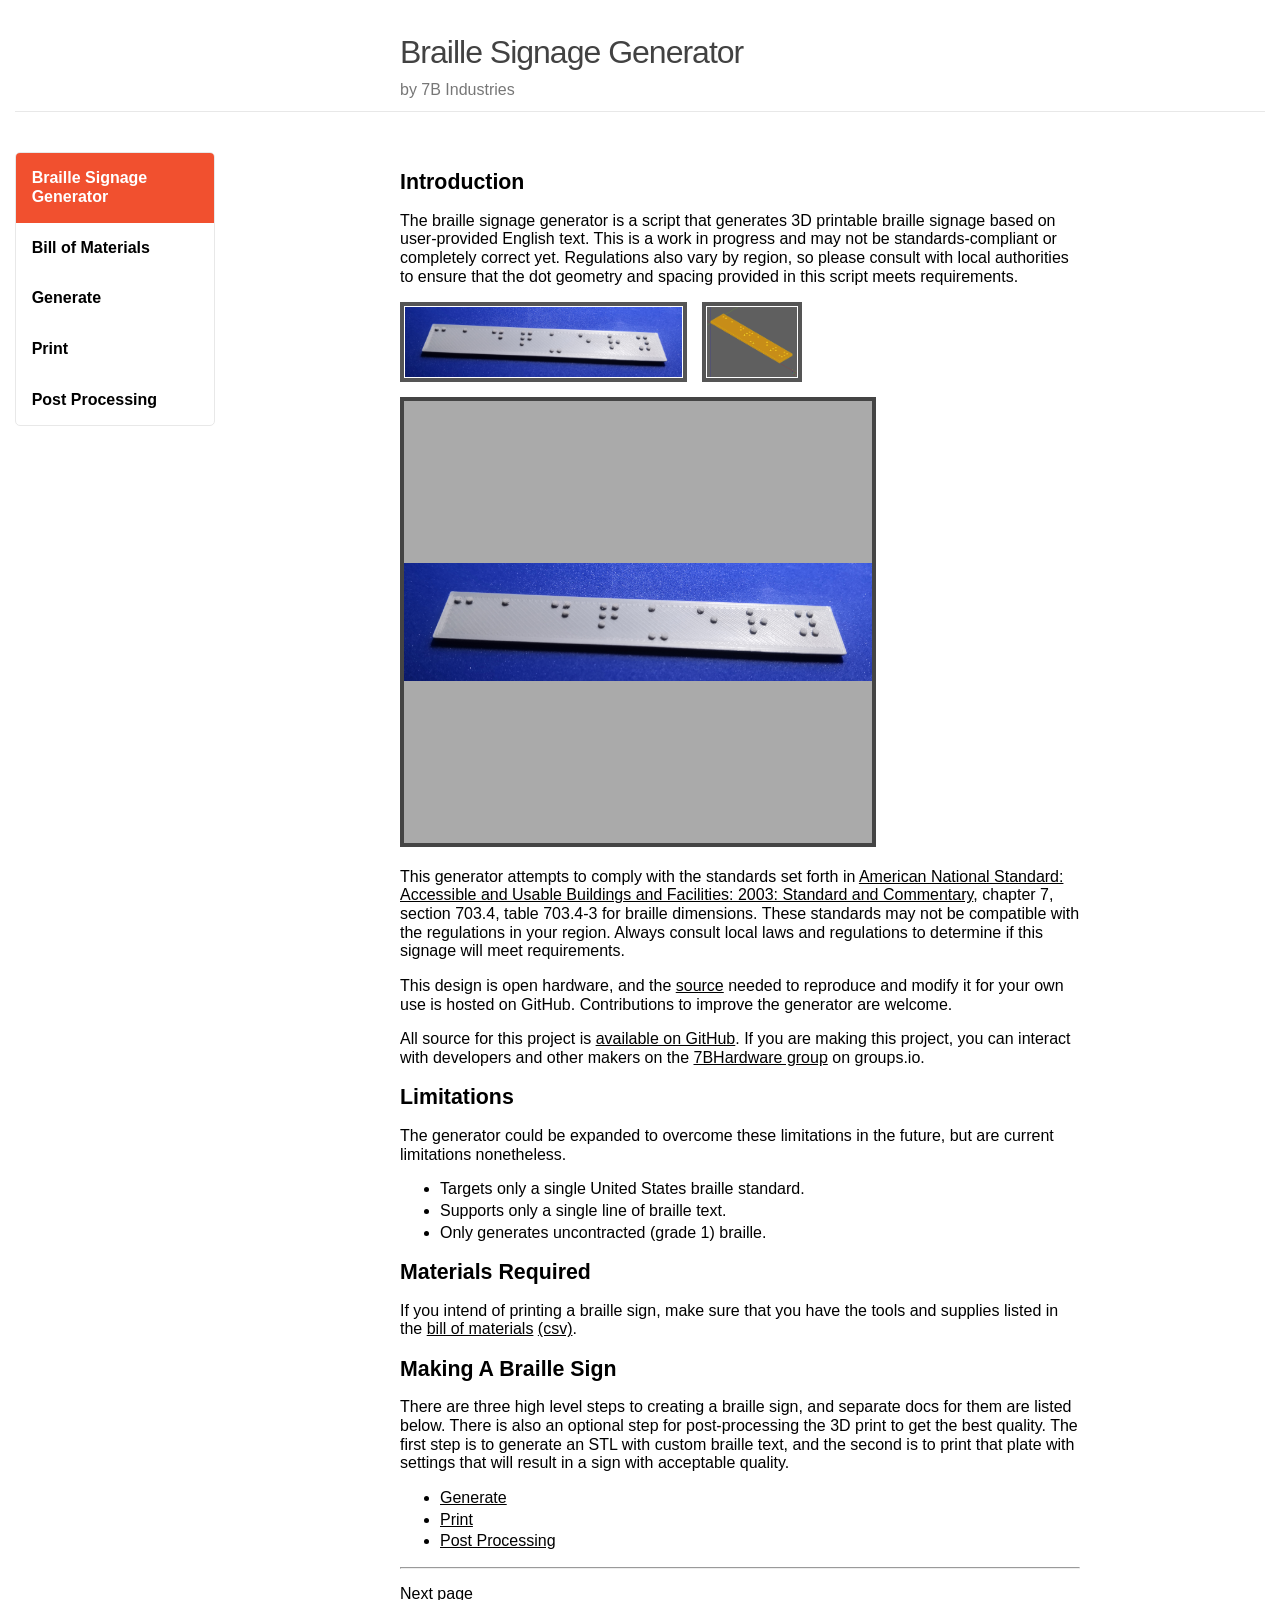
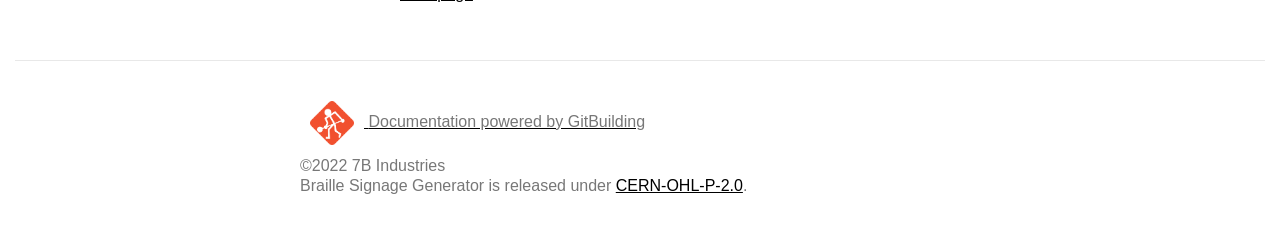
<file: index.html>
<!DOCTYPE html>
<html>
<head>
    <meta charset="utf-8">
    <title>Braille Signage Generator</title>
    <meta http-equiv="X-UA-Compatible" content="IE=edge">
    <meta name="viewport" content="width=device-width, initial-scale=1">
    <link rel="shortcut icon" href="./static/Logo/favicon.ico" />
<link rel="icon" type="image/png" href="./static/Logo/favicon-32x32.png" sizes="32x32" />
<link rel="icon" type="image/png" href="./static/Logo/favicon-16x16.png" sizes="16x16" />

    <link href="./static/style.css" rel="stylesheet">
        </head>
<body>
<header class="site-header">
    <div class="wrapper">
        <div class=header-text>
   
    <h1 class="site-title">Braille Signage Generator</h1>
   
    <p class="author">by 7B Industries</p>
</div>
            </div>
</header>
<div class="page-content">
            <div>
            <nav class="sidebar">
                <a href="#" class="menu-icon">
                <svg viewBox="0 0 18 15">
                    <path fill="#424242" d="M18,1.484c0,0.82-0.665,1.484-1.484,1.484H1.484C0.665,2.969,0,2.304,0,1.484l0,0C0,0.665,0.665,0,1.484,0 h15.031C17.335,0,18,0.665,18,1.484L18,1.484z"/>
                    <path fill="#424242" d="M18,7.516C18,8.335,17.335,9,16.516,9H1.484C0.665,9,0,8.335,0,7.516l0,0c0-0.82,0.665-1.484,1.484-1.484 h15.031C17.335,6.031,18,6.696,18,7.516L18,7.516z"/>
                    <path fill="#424242" d="M18,13.516C18,14.335,17.335,15,16.516,15H1.484C0.665,15,0,14.335,0,13.516l0,0 c0-0.82,0.665-1.484,1.484-1.484h15.031C17.335,12.031,18,12.696,18,13.516L18,13.516z"/>
                </svg>
                </a>
                <ul class="nav-list">
                <li>
    <a class="navhome" href="./">
        Braille Signage Generator
    </a>
</li>
<li class="not-active">
    <a class="not-active" href="./landing_BOM.html">
        Bill of Materials
    </a>
    </li>
<li class="not-active">
    <a class="not-active" href="./generate.html">
        Generate
    </a>
    </li>
<li class="not-active">
    <a class="not-active" href="./print.html">
        Print
    </a>
    </li>
<li class="not-active">
    <a class="not-active" href="./post_processing.html">
        Post Processing
    </a>
    </li>

                </ul>
            </nav>
        </div>
        <div class="wrapper">
    <h2 id="introduction">Introduction</h2>
<p>The braille signage generator is a script that generates 3D printable braille signage based on user-provided English text. This is a work in progress and may not be standards-compliant or completely correct yet. Regulations also vary by region, so please consult with local authorities to ensure that the dot geometry and spacing provided in this script meets requirements.</p>
<div class="gallery-thumb">
    <img onmouseover="getElementById('gallery-show0').src=this.src" src="images/braille_sign_generator_finished_product.png" alt="Finished braille sign" />
    <img onmouseover="getElementById('gallery-show0').src=this.src" src="images/braille_signage_generator.png" alt="Braille generator example rendering" />
</div>
<div class="gallery-show"><img id="gallery-show0" src="images/braille_sign_generator_finished_product.png" alt="Finished braille sign"/></div>
<p>This generator attempts to comply with the standards set forth in <a href="https://bellevuewa.gov/sites/default/files/media/pdf_document/codes_2009ICC_A117.1_read-only.pdf" target="_blank" title="">American National Standard: Accessible and Usable Buildings and Facilities: 2003: Standard and Commentary</a>, chapter 7, section 703.4, table 703.4-3 for braille dimensions. These standards may not be compatible with the regulations in your region. Always consult local laws and regulations to determine if this signage will meet requirements.</p>
<p>This design is open hardware, and the <a href="https://github.com/7B-Things/braille-signage-generator" target="_blank" title="">source</a> needed to reproduce and modify it for your own use is hosted on GitHub. Contributions to improve the generator are welcome.</p>
<p>All source for this project is <a href="https://github.com/7B-Things/braille-signage-generator" target="_blank" title="">available on GitHub</a>. If you are making this project, you can interact with developers and other makers on the <a href="https://groups.io/g/7bhardware" target="_blank" title="">7BHardware group</a> on groups.io.</p>
<h2 id="limitations">Limitations</h2>
<p>The generator could be expanded to overcome these limitations in the future, but are current limitations nonetheless.</p>
<ul>
<li>Targets only a single United States braille standard.</li>
<li>Supports only a single line of braille text.</li>
<li>Only generates uncontracted (grade 1) braille.</li>
</ul>
<h2 id="materials-required">Materials Required</h2>
<p>If you intend of printing a braille sign, make sure that you have the tools and supplies listed in the <a href="landing_BOM.html">bill of materials</a> <a href="landing_BOM.csv">(csv)</a>.</p>
<h2 id="making-a-braille-sign">Making A Braille Sign</h2>
<p>There are three high level steps to creating a braille sign, and separate docs for them are listed below. There is also an optional step for post-processing the 3D print to get the best quality. The first step is to generate an STL with custom braille text, and the second is to print that plate with settings that will result in a sign with acceptable quality.</p>
<ul>
<li><a href="generate.html" title="">Generate</a></li>
<li><a href="print.html" title="">Print</a></li>
<li><a href="post_processing.html" title="">Post Processing</a></li>
</ul>
<hr />
<p><a href="landing_BOM.html">Next page</a></p>
    </div>
</div>
<footer class="site-footer">
    <div class="wrapper">
        <a target="_blank" rel="noopener noreferrer" href="https://gitbuilding.io">
    <img class="icon" src="./static/Logo/GitBuilding500x.png" alt="GitBuilding logo">
    <span class="info">Documentation powered by GitBuilding</span>
</a>
    <p class="author">©2022 7B Industries</p>
    <p class="license">Braille Signage Generator is released under <a href="license.html">CERN-OHL-P-2.0</a>.</p>

    </div>
</footer></body>
</html>
</file>
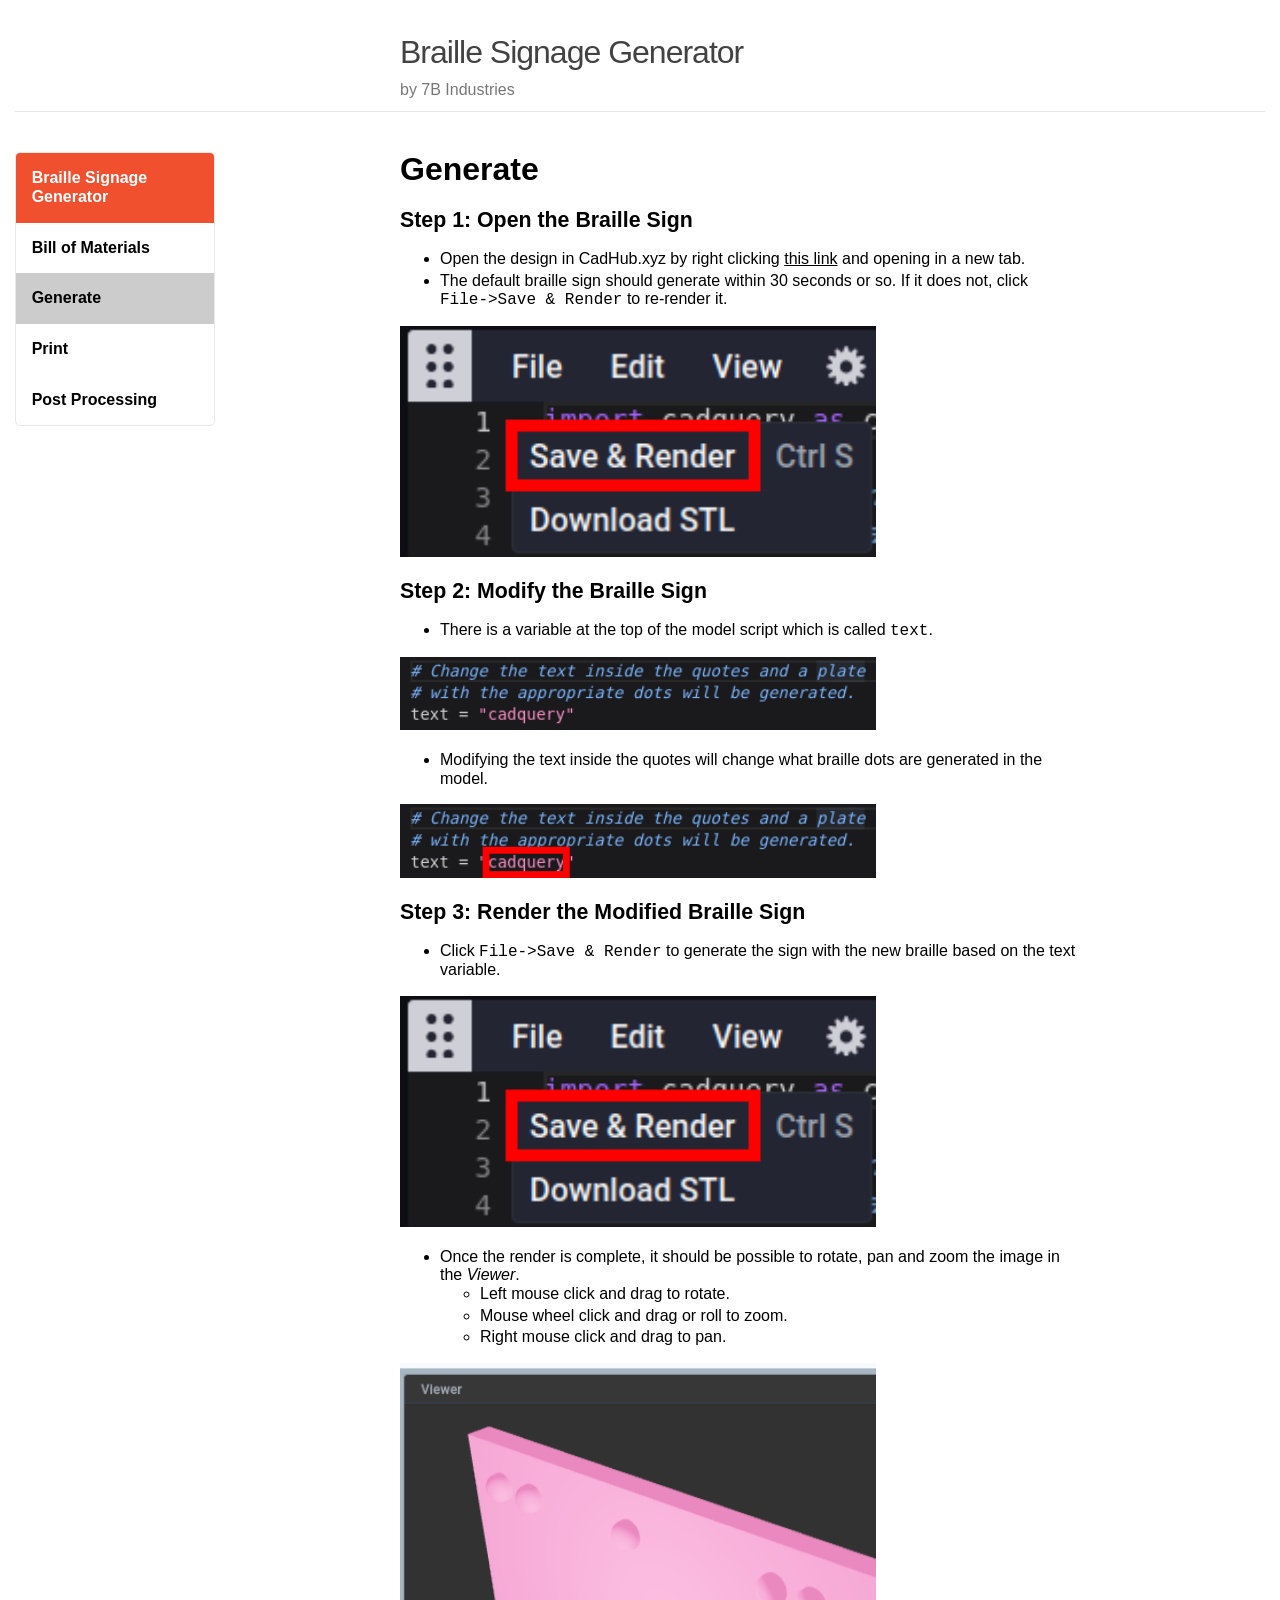
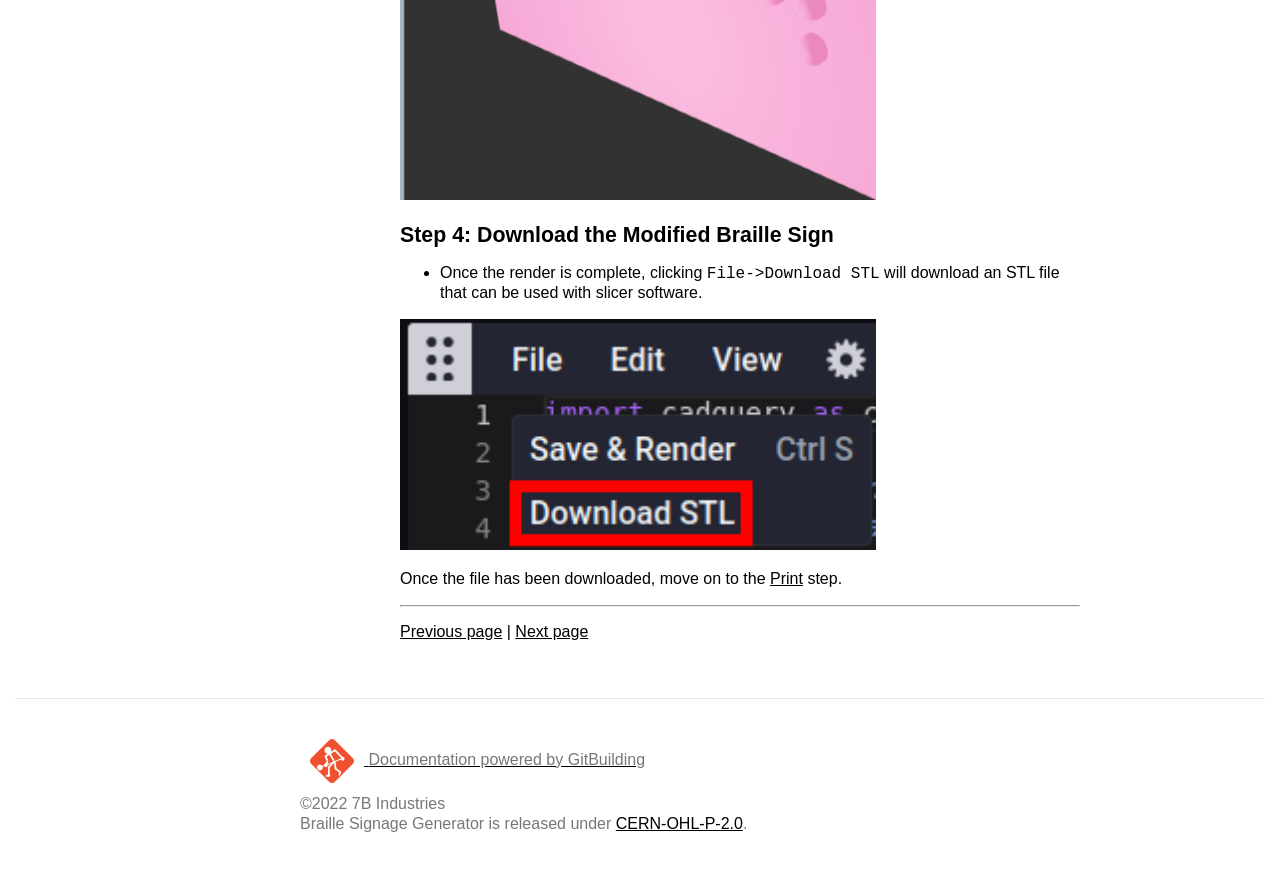
<file: generate.html>
<!DOCTYPE html>
<html>
<head>
    <meta charset="utf-8">
    <title>Braille Signage Generator</title>
    <meta http-equiv="X-UA-Compatible" content="IE=edge">
    <meta name="viewport" content="width=device-width, initial-scale=1">
    <link rel="shortcut icon" href="./static/Logo/favicon.ico" />
<link rel="icon" type="image/png" href="./static/Logo/favicon-32x32.png" sizes="32x32" />
<link rel="icon" type="image/png" href="./static/Logo/favicon-16x16.png" sizes="16x16" />

    <link href="./static/style.css" rel="stylesheet">
        </head>
<body>
<header class="site-header">
    <div class="wrapper">
        <div class=header-text>
   
    <h1 class="site-title">Braille Signage Generator</h1>
   
    <p class="author">by 7B Industries</p>
</div>
            </div>
</header>
<div class="page-content">
            <div>
            <nav class="sidebar">
                <a href="#" class="menu-icon">
                <svg viewBox="0 0 18 15">
                    <path fill="#424242" d="M18,1.484c0,0.82-0.665,1.484-1.484,1.484H1.484C0.665,2.969,0,2.304,0,1.484l0,0C0,0.665,0.665,0,1.484,0 h15.031C17.335,0,18,0.665,18,1.484L18,1.484z"/>
                    <path fill="#424242" d="M18,7.516C18,8.335,17.335,9,16.516,9H1.484C0.665,9,0,8.335,0,7.516l0,0c0-0.82,0.665-1.484,1.484-1.484 h15.031C17.335,6.031,18,6.696,18,7.516L18,7.516z"/>
                    <path fill="#424242" d="M18,13.516C18,14.335,17.335,15,16.516,15H1.484C0.665,15,0,14.335,0,13.516l0,0 c0-0.82,0.665-1.484,1.484-1.484h15.031C17.335,12.031,18,12.696,18,13.516L18,13.516z"/>
                </svg>
                </a>
                <ul class="nav-list">
                <li>
    <a class="navhome" href="./">
        Braille Signage Generator
    </a>
</li>
<li class="not-active">
    <a class="not-active" href="./landing_BOM.html">
        Bill of Materials
    </a>
    </li>
<li class="active">
    <a class="active" href="./generate.html">
        Generate
    </a>
    </li>
<li class="not-active">
    <a class="not-active" href="./print.html">
        Print
    </a>
    </li>
<li class="not-active">
    <a class="not-active" href="./post_processing.html">
        Post Processing
    </a>
    </li>

                </ul>
            </nav>
        </div>
        <div class="wrapper">
    <h1 id="generate">Generate</h1>
<h2 class="page-step" id="open">Step 1: Open the Braille Sign</h2>
<ul>
<li>Open the design in CadHub.xyz by right clicking <a href="https://cadhub.xyz/dev-ide/cadQuery#fetch_text_v1=https://github.com/7B-Things/braille-signage-generator/blob/main/braille_signage_generator.py" target="_blank" title="">this link</a> and opening in a new tab.</li>
<li>The default braille sign should generate within 30 seconds or so. If it does not, click <code>File-&gt;Save &amp; Render</code> to re-render it.</li>
</ul>
<p><img alt="CadHub.xyz Render button" src="images/braille_sign_generator_cadhub_render_button.png" title="" /></p>
<h2 class="page-step" id="modify">Step 2: Modify the Braille Sign</h2>
<ul>
<li>There is a variable at the top of the model script which is called <code>text</code>.</li>
</ul>
<p><img alt="Text variable" src="images/braille_sign_generator_text_variable.png" title="" /></p>
<ul>
<li>Modifying the text inside the quotes will change what braille dots are generated in the model.</li>
</ul>
<p><img alt="Text variable highlighted" src="images/braille_sign_generator_text_variable_highlighted.png" title="" /></p>
<h2 class="page-step" id="render">Step 3: Render the Modified Braille Sign</h2>
<ul>
<li>Click <code>File-&gt;Save &amp; Render</code> to generate the sign with the new braille based on the text variable.</li>
</ul>
<p><img alt="CadHub.xyz Render button" src="images/braille_sign_generator_cadhub_render_button.png" title="" /></p>
<ul>
<li>Once the render is complete, it should be possible to rotate, pan and zoom the image in the <em>Viewer</em>.<ul>
<li>Left mouse click and drag to rotate.</li>
<li>Mouse wheel click and drag or roll to zoom.</li>
<li>Right mouse click and drag to pan.</li>
</ul>
</li>
</ul>
<p><img alt="CadHub 3D Viewer with rendered braille sign" src="images/braille_sign_generator_cadhub_viewer_with_render.png" title="" /></p>
<h2 class="page-step" id="download">Step 4: Download the Modified Braille Sign</h2>
<ul>
<li>Once the render is complete, clicking <code>File-&gt;Download STL</code> will download an STL file that can be used with slicer software.</li>
</ul>
<p><img alt="CadHub Download STL button" src="images/braille_sign_generator_download_stl_button.png" title="" /></p>
<p>Once the file has been downloaded, move on to the <a href="print.html" title="">Print</a> step.</p>
<hr />
<p><a href="landing_BOM.html">Previous page</a> | <a href="print.html">Next page</a></p>
    </div>
</div>
<footer class="site-footer">
    <div class="wrapper">
        <a target="_blank" rel="noopener noreferrer" href="https://gitbuilding.io">
    <img class="icon" src="./static/Logo/GitBuilding500x.png" alt="GitBuilding logo">
    <span class="info">Documentation powered by GitBuilding</span>
</a>
    <p class="author">©2022 7B Industries</p>
    <p class="license">Braille Signage Generator is released under <a href="license.html">CERN-OHL-P-2.0</a>.</p>

    </div>
</footer></body>
</html>
</file>
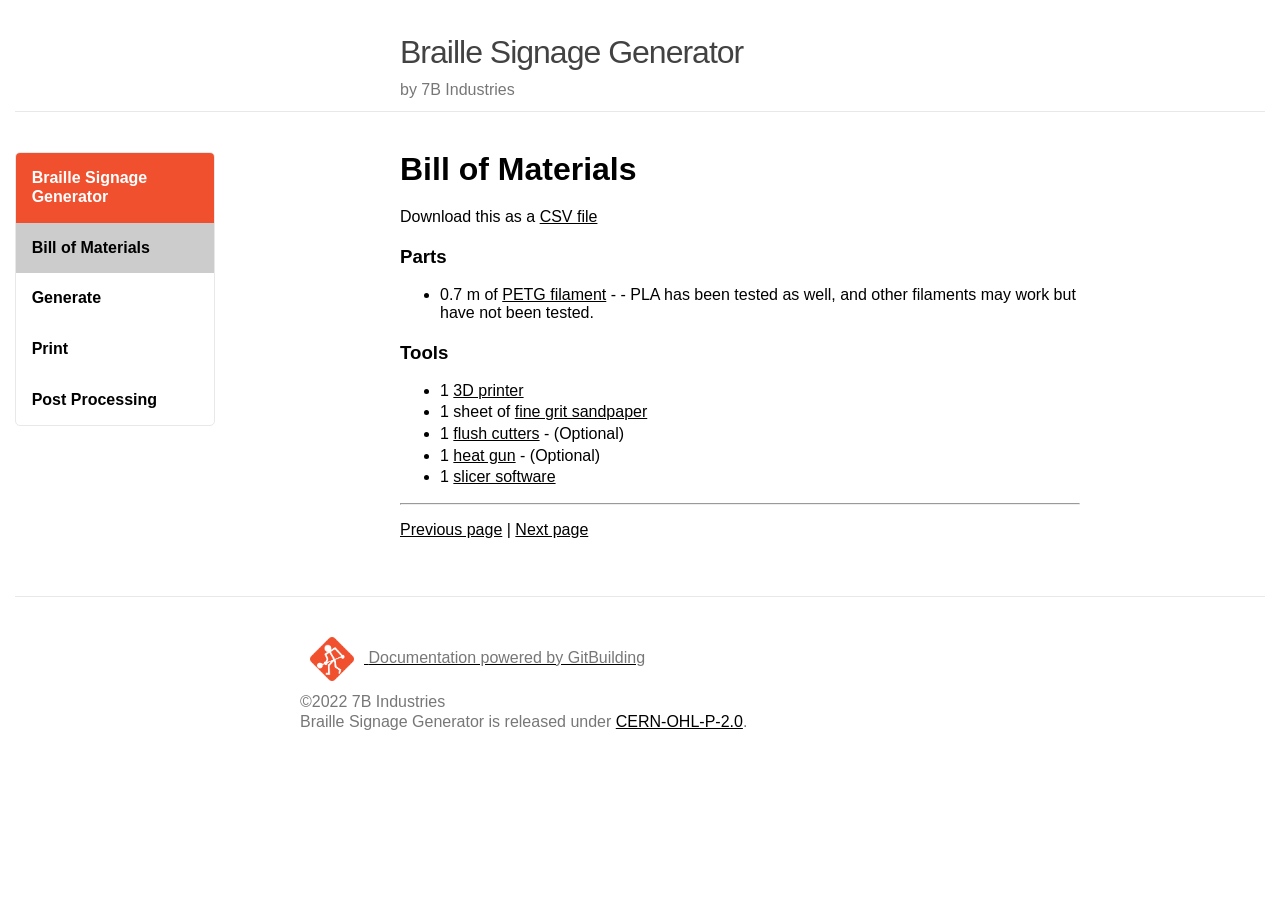
<file: landing_BOM.html>
<!DOCTYPE html>
<html>
<head>
    <meta charset="utf-8">
    <title>Braille Signage Generator</title>
    <meta http-equiv="X-UA-Compatible" content="IE=edge">
    <meta name="viewport" content="width=device-width, initial-scale=1">
    <link rel="shortcut icon" href="./static/Logo/favicon.ico" />
<link rel="icon" type="image/png" href="./static/Logo/favicon-32x32.png" sizes="32x32" />
<link rel="icon" type="image/png" href="./static/Logo/favicon-16x16.png" sizes="16x16" />

    <link href="./static/style.css" rel="stylesheet">
        </head>
<body>
<header class="site-header">
    <div class="wrapper">
        <div class=header-text>
   
    <h1 class="site-title">Braille Signage Generator</h1>
   
    <p class="author">by 7B Industries</p>
</div>
            </div>
</header>
<div class="page-content">
            <div>
            <nav class="sidebar">
                <a href="#" class="menu-icon">
                <svg viewBox="0 0 18 15">
                    <path fill="#424242" d="M18,1.484c0,0.82-0.665,1.484-1.484,1.484H1.484C0.665,2.969,0,2.304,0,1.484l0,0C0,0.665,0.665,0,1.484,0 h15.031C17.335,0,18,0.665,18,1.484L18,1.484z"/>
                    <path fill="#424242" d="M18,7.516C18,8.335,17.335,9,16.516,9H1.484C0.665,9,0,8.335,0,7.516l0,0c0-0.82,0.665-1.484,1.484-1.484 h15.031C17.335,6.031,18,6.696,18,7.516L18,7.516z"/>
                    <path fill="#424242" d="M18,13.516C18,14.335,17.335,15,16.516,15H1.484C0.665,15,0,14.335,0,13.516l0,0 c0-0.82,0.665-1.484,1.484-1.484h15.031C17.335,12.031,18,12.696,18,13.516L18,13.516z"/>
                </svg>
                </a>
                <ul class="nav-list">
                <li>
    <a class="navhome" href="./">
        Braille Signage Generator
    </a>
</li>
<li class="active">
    <a class="active" href="./landing_BOM.html">
        Bill of Materials
    </a>
    </li>
<li class="not-active">
    <a class="not-active" href="./generate.html">
        Generate
    </a>
    </li>
<li class="not-active">
    <a class="not-active" href="./print.html">
        Print
    </a>
    </li>
<li class="not-active">
    <a class="not-active" href="./post_processing.html">
        Post Processing
    </a>
    </li>

                </ul>
            </nav>
        </div>
        <div class="wrapper">
    <h1 id="bill-of-materials">Bill of Materials</h1>
<p>Download this as a <a href="landing_BOM.csv">CSV file</a></p>
<h3 id="parts">Parts</h3>
<ul>
<li>0.7 m of <a Class="bom" href="Parts/PETGFilament.html">PETG filament</a>    -  - PLA has been tested as well, and other filaments may work but have not been tested.</li>
</ul>
<h3 id="tools">Tools</h3>
<ul>
<li>1 <a Class="bom" href="Tools/Printer.html">3D printer</a> </li>
<li>1 sheet of <a Class="bom" href="Tools/Sandpaper.html">fine grit sandpaper</a> </li>
<li>1 <a Class="bom" href="Tools/FlushCutters.html">flush cutters</a>    - (Optional)</li>
<li>1 <a Class="bom" href="Tools/HeatGun.html">heat gun</a>    - (Optional)</li>
<li>1 <a Class="bom" href="Tools/SlicerSoftware.html">slicer software</a> </li>
</ul>
<hr />
<p><a href="landing.html">Previous page</a> | <a href="generate.html">Next page</a></p>
    </div>
</div>
<footer class="site-footer">
    <div class="wrapper">
        <a target="_blank" rel="noopener noreferrer" href="https://gitbuilding.io">
    <img class="icon" src="./static/Logo/GitBuilding500x.png" alt="GitBuilding logo">
    <span class="info">Documentation powered by GitBuilding</span>
</a>
    <p class="author">©2022 7B Industries</p>
    <p class="license">Braille Signage Generator is released under <a href="license.html">CERN-OHL-P-2.0</a>.</p>

    </div>
</footer></body>
</html>
</file>
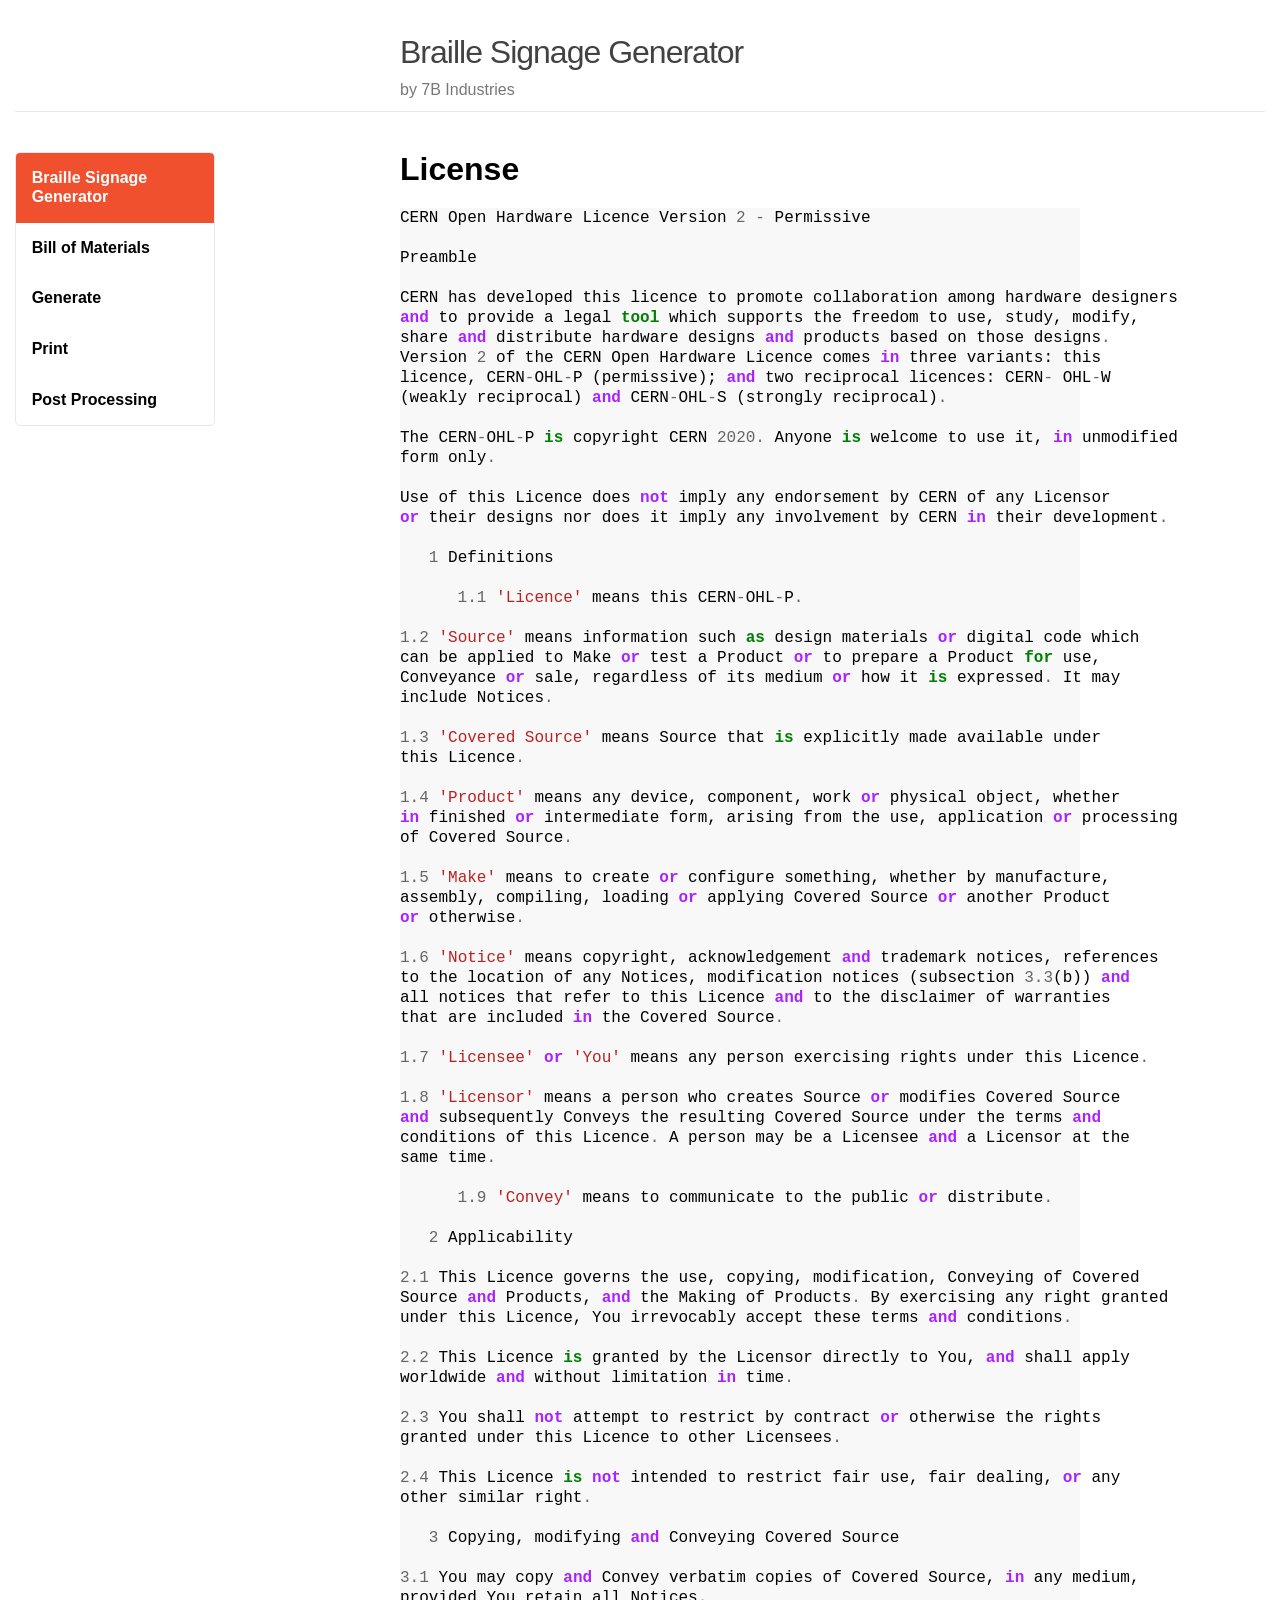
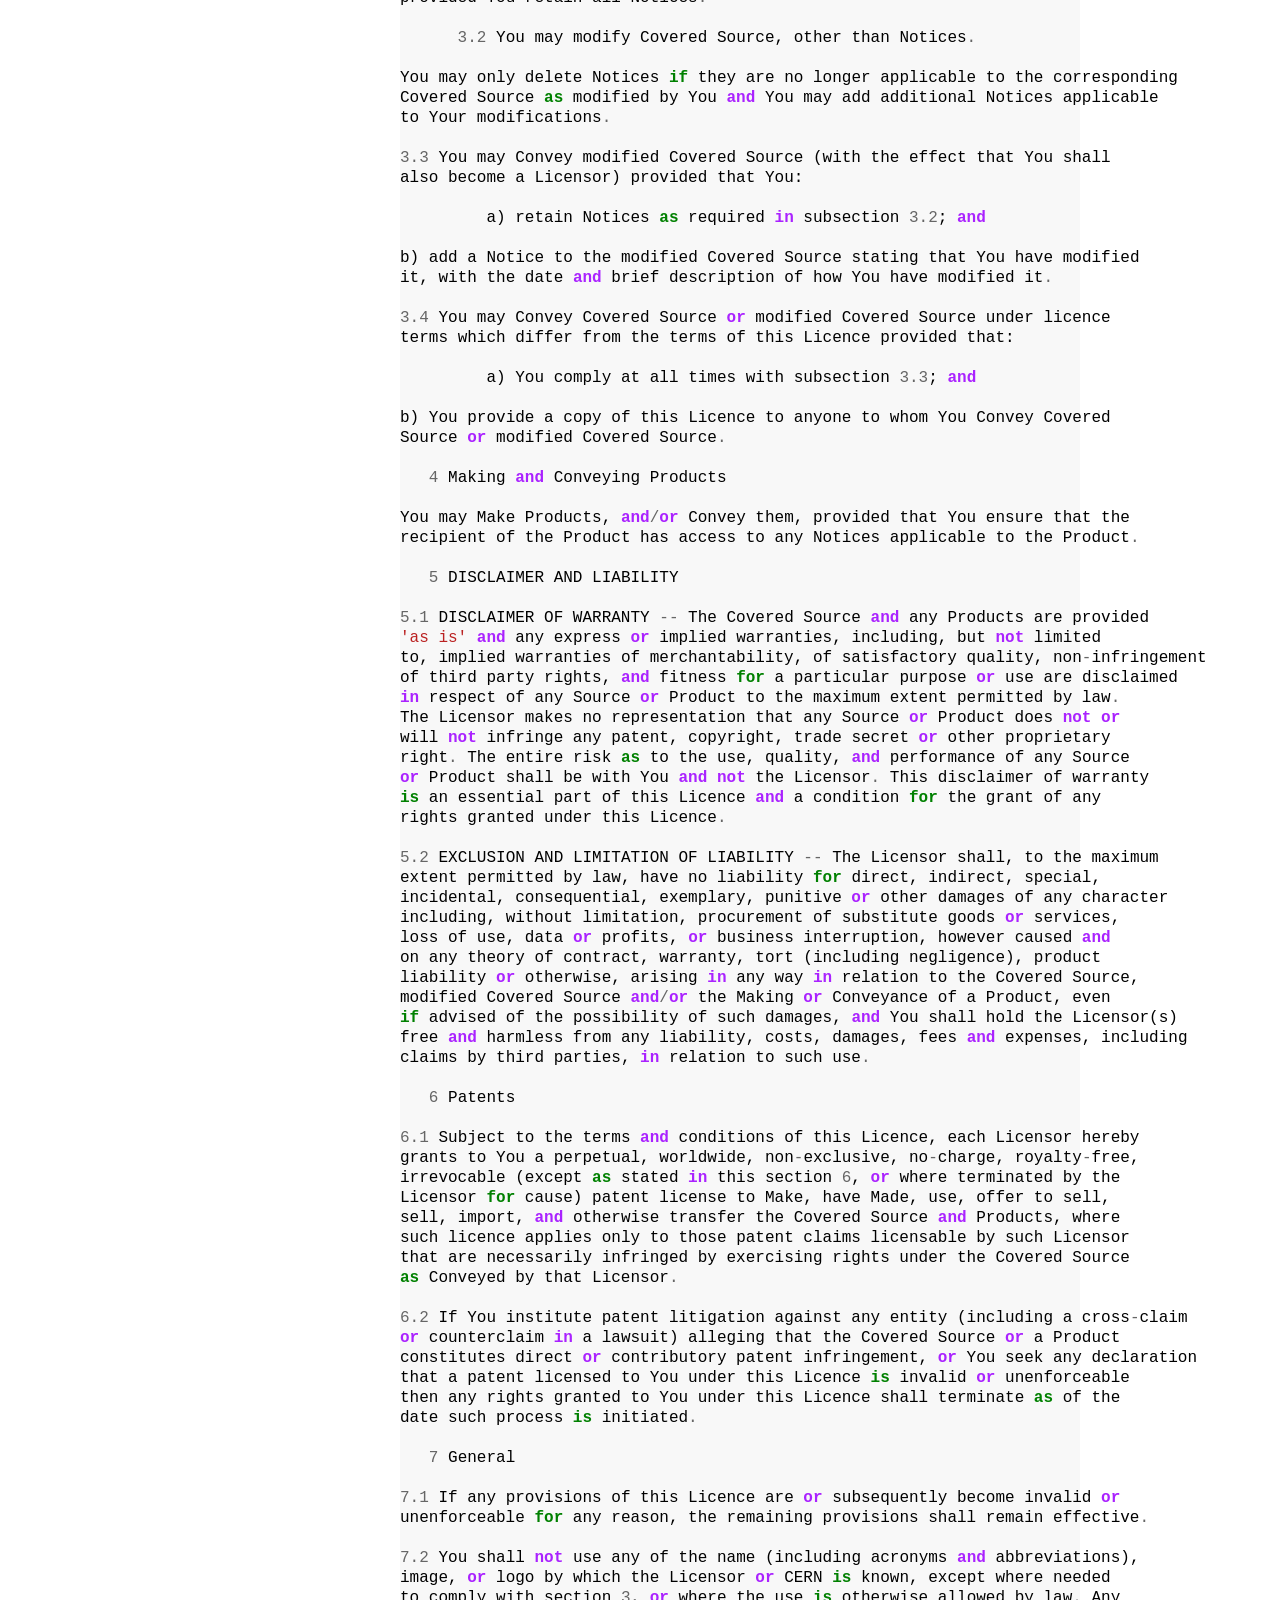
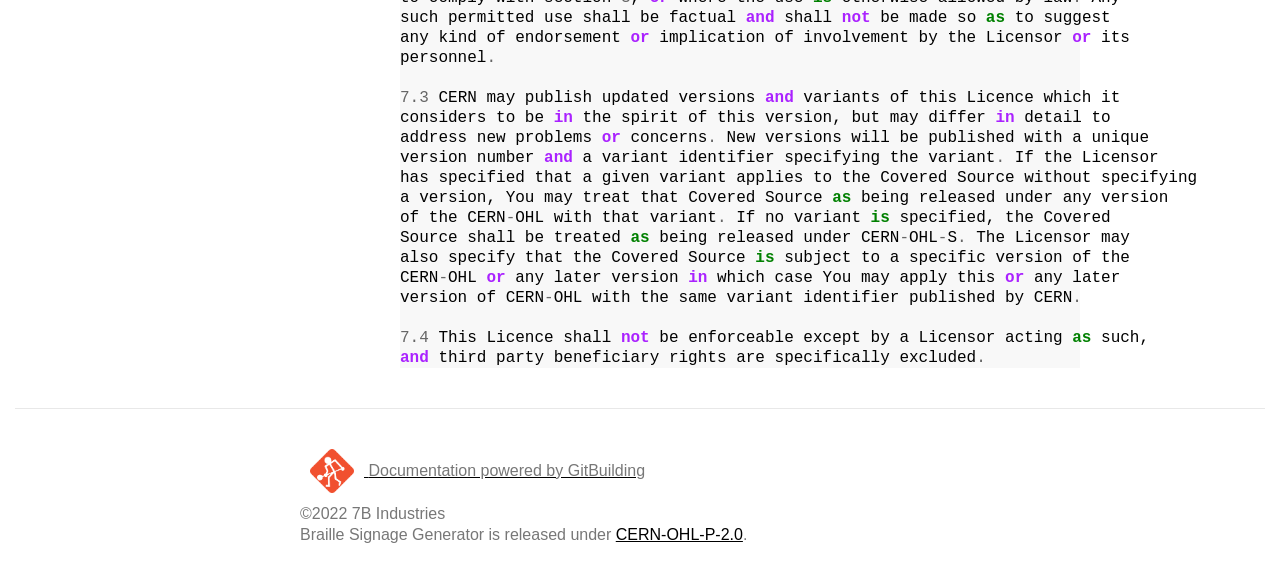
<file: license.html>
<!DOCTYPE html>
<html>
<head>
    <meta charset="utf-8">
    <title>Braille Signage Generator</title>
    <meta http-equiv="X-UA-Compatible" content="IE=edge">
    <meta name="viewport" content="width=device-width, initial-scale=1">
    <link rel="shortcut icon" href="./static/Logo/favicon.ico" />
<link rel="icon" type="image/png" href="./static/Logo/favicon-32x32.png" sizes="32x32" />
<link rel="icon" type="image/png" href="./static/Logo/favicon-16x16.png" sizes="16x16" />

    <link href="./static/style.css" rel="stylesheet">
        </head>
<body>
<header class="site-header">
    <div class="wrapper">
        <div class=header-text>
   
    <h1 class="site-title">Braille Signage Generator</h1>
   
    <p class="author">by 7B Industries</p>
</div>
            </div>
</header>
<div class="page-content">
            <div>
            <nav class="sidebar">
                <a href="#" class="menu-icon">
                <svg viewBox="0 0 18 15">
                    <path fill="#424242" d="M18,1.484c0,0.82-0.665,1.484-1.484,1.484H1.484C0.665,2.969,0,2.304,0,1.484l0,0C0,0.665,0.665,0,1.484,0 h15.031C17.335,0,18,0.665,18,1.484L18,1.484z"/>
                    <path fill="#424242" d="M18,7.516C18,8.335,17.335,9,16.516,9H1.484C0.665,9,0,8.335,0,7.516l0,0c0-0.82,0.665-1.484,1.484-1.484 h15.031C17.335,6.031,18,6.696,18,7.516L18,7.516z"/>
                    <path fill="#424242" d="M18,13.516C18,14.335,17.335,15,16.516,15H1.484C0.665,15,0,14.335,0,13.516l0,0 c0-0.82,0.665-1.484,1.484-1.484h15.031C17.335,12.031,18,12.696,18,13.516L18,13.516z"/>
                </svg>
                </a>
                <ul class="nav-list">
                <li>
    <a class="navhome" href="./">
        Braille Signage Generator
    </a>
</li>
<li class="not-active">
    <a class="not-active" href="./landing_BOM.html">
        Bill of Materials
    </a>
    </li>
<li class="not-active">
    <a class="not-active" href="./generate.html">
        Generate
    </a>
    </li>
<li class="not-active">
    <a class="not-active" href="./print.html">
        Print
    </a>
    </li>
<li class="not-active">
    <a class="not-active" href="./post_processing.html">
        Post Processing
    </a>
    </li>

                </ul>
            </nav>
        </div>
        <div class="wrapper">
    <h1 id="license">License</h1>
<div class="codehilite"><pre><span></span><code><span class="n">CERN</span><span class="w"> </span><span class="n">Open</span><span class="w"> </span><span class="n">Hardware</span><span class="w"> </span><span class="n">Licence</span><span class="w"> </span><span class="n">Version</span><span class="w"> </span><span class="mi">2</span><span class="w"> </span><span class="o">-</span><span class="w"> </span><span class="n">Permissive</span><span class="w"></span>

<span class="n">Preamble</span><span class="w"></span>

<span class="n">CERN</span><span class="w"> </span><span class="n">has</span><span class="w"> </span><span class="n">developed</span><span class="w"> </span><span class="n">this</span><span class="w"> </span><span class="n">licence</span><span class="w"> </span><span class="n">to</span><span class="w"> </span><span class="n">promote</span><span class="w"> </span><span class="n">collaboration</span><span class="w"> </span><span class="n">among</span><span class="w"> </span><span class="n">hardware</span><span class="w"> </span><span class="n">designers</span><span class="w"></span>
<span class="ow">and</span><span class="w"> </span><span class="n">to</span><span class="w"> </span><span class="n">provide</span><span class="w"> </span><span class="n">a</span><span class="w"> </span><span class="n">legal</span><span class="w"> </span><span class="k">tool</span><span class="w"> </span><span class="n">which</span><span class="w"> </span><span class="n">supports</span><span class="w"> </span><span class="n">the</span><span class="w"> </span><span class="n">freedom</span><span class="w"> </span><span class="n">to</span><span class="w"> </span><span class="n">use</span><span class="p">,</span><span class="w"> </span><span class="n">study</span><span class="p">,</span><span class="w"> </span><span class="n">modify</span><span class="p">,</span><span class="w"></span>
<span class="n">share</span><span class="w"> </span><span class="ow">and</span><span class="w"> </span><span class="n">distribute</span><span class="w"> </span><span class="n">hardware</span><span class="w"> </span><span class="n">designs</span><span class="w"> </span><span class="ow">and</span><span class="w"> </span><span class="n">products</span><span class="w"> </span><span class="n">based</span><span class="w"> </span><span class="n">on</span><span class="w"> </span><span class="n">those</span><span class="w"> </span><span class="n">designs</span><span class="o">.</span><span class="w"></span>
<span class="n">Version</span><span class="w"> </span><span class="mi">2</span><span class="w"> </span><span class="n">of</span><span class="w"> </span><span class="n">the</span><span class="w"> </span><span class="n">CERN</span><span class="w"> </span><span class="n">Open</span><span class="w"> </span><span class="n">Hardware</span><span class="w"> </span><span class="n">Licence</span><span class="w"> </span><span class="n">comes</span><span class="w"> </span><span class="ow">in</span><span class="w"> </span><span class="n">three</span><span class="w"> </span><span class="n">variants</span><span class="p">:</span><span class="w"> </span><span class="n">this</span><span class="w"></span>
<span class="n">licence</span><span class="p">,</span><span class="w"> </span><span class="n">CERN</span><span class="o">-</span><span class="n">OHL</span><span class="o">-</span><span class="n">P</span><span class="w"> </span><span class="p">(</span><span class="n">permissive</span><span class="p">);</span><span class="w"> </span><span class="ow">and</span><span class="w"> </span><span class="n">two</span><span class="w"> </span><span class="n">reciprocal</span><span class="w"> </span><span class="n">licences</span><span class="p">:</span><span class="w"> </span><span class="n">CERN</span><span class="o">-</span><span class="w"> </span><span class="n">OHL</span><span class="o">-</span><span class="n">W</span><span class="w"></span>
<span class="p">(</span><span class="n">weakly</span><span class="w"> </span><span class="n">reciprocal</span><span class="p">)</span><span class="w"> </span><span class="ow">and</span><span class="w"> </span><span class="n">CERN</span><span class="o">-</span><span class="n">OHL</span><span class="o">-</span><span class="n">S</span><span class="w"> </span><span class="p">(</span><span class="n">strongly</span><span class="w"> </span><span class="n">reciprocal</span><span class="p">)</span><span class="o">.</span><span class="w"></span>

<span class="n">The</span><span class="w"> </span><span class="n">CERN</span><span class="o">-</span><span class="n">OHL</span><span class="o">-</span><span class="n">P</span><span class="w"> </span><span class="k">is</span><span class="w"> </span><span class="n">copyright</span><span class="w"> </span><span class="n">CERN</span><span class="w"> </span><span class="mf">2020.</span><span class="w"> </span><span class="n">Anyone</span><span class="w"> </span><span class="k">is</span><span class="w"> </span><span class="n">welcome</span><span class="w"> </span><span class="n">to</span><span class="w"> </span><span class="n">use</span><span class="w"> </span><span class="n">it</span><span class="p">,</span><span class="w"> </span><span class="ow">in</span><span class="w"> </span><span class="n">unmodified</span><span class="w"></span>
<span class="n">form</span><span class="w"> </span><span class="n">only</span><span class="o">.</span><span class="w"></span>

<span class="n">Use</span><span class="w"> </span><span class="n">of</span><span class="w"> </span><span class="n">this</span><span class="w"> </span><span class="n">Licence</span><span class="w"> </span><span class="n">does</span><span class="w"> </span><span class="ow">not</span><span class="w"> </span><span class="n">imply</span><span class="w"> </span><span class="n">any</span><span class="w"> </span><span class="n">endorsement</span><span class="w"> </span><span class="n">by</span><span class="w"> </span><span class="n">CERN</span><span class="w"> </span><span class="n">of</span><span class="w"> </span><span class="n">any</span><span class="w"> </span><span class="n">Licensor</span><span class="w"></span>
<span class="ow">or</span><span class="w"> </span><span class="n">their</span><span class="w"> </span><span class="n">designs</span><span class="w"> </span><span class="n">nor</span><span class="w"> </span><span class="n">does</span><span class="w"> </span><span class="n">it</span><span class="w"> </span><span class="n">imply</span><span class="w"> </span><span class="n">any</span><span class="w"> </span><span class="n">involvement</span><span class="w"> </span><span class="n">by</span><span class="w"> </span><span class="n">CERN</span><span class="w"> </span><span class="ow">in</span><span class="w"> </span><span class="n">their</span><span class="w"> </span><span class="n">development</span><span class="o">.</span><span class="w"></span>

<span class="w">   </span><span class="mi">1</span><span class="w"> </span><span class="n">Definitions</span><span class="w"></span>

<span class="w">      </span><span class="mf">1.1</span><span class="w"> </span><span class="s1">&#39;Licence&#39;</span><span class="w"> </span><span class="n">means</span><span class="w"> </span><span class="n">this</span><span class="w"> </span><span class="n">CERN</span><span class="o">-</span><span class="n">OHL</span><span class="o">-</span><span class="n">P</span><span class="o">.</span><span class="w"></span>

<span class="mf">1.2</span><span class="w"> </span><span class="s1">&#39;Source&#39;</span><span class="w"> </span><span class="n">means</span><span class="w"> </span><span class="n">information</span><span class="w"> </span><span class="n">such</span><span class="w"> </span><span class="k">as</span><span class="w"> </span><span class="n">design</span><span class="w"> </span><span class="n">materials</span><span class="w"> </span><span class="ow">or</span><span class="w"> </span><span class="n">digital</span><span class="w"> </span><span class="n">code</span><span class="w"> </span><span class="n">which</span><span class="w"></span>
<span class="n">can</span><span class="w"> </span><span class="n">be</span><span class="w"> </span><span class="n">applied</span><span class="w"> </span><span class="n">to</span><span class="w"> </span><span class="n">Make</span><span class="w"> </span><span class="ow">or</span><span class="w"> </span><span class="n">test</span><span class="w"> </span><span class="n">a</span><span class="w"> </span><span class="n">Product</span><span class="w"> </span><span class="ow">or</span><span class="w"> </span><span class="n">to</span><span class="w"> </span><span class="n">prepare</span><span class="w"> </span><span class="n">a</span><span class="w"> </span><span class="n">Product</span><span class="w"> </span><span class="k">for</span><span class="w"> </span><span class="n">use</span><span class="p">,</span><span class="w"></span>
<span class="n">Conveyance</span><span class="w"> </span><span class="ow">or</span><span class="w"> </span><span class="n">sale</span><span class="p">,</span><span class="w"> </span><span class="n">regardless</span><span class="w"> </span><span class="n">of</span><span class="w"> </span><span class="n">its</span><span class="w"> </span><span class="n">medium</span><span class="w"> </span><span class="ow">or</span><span class="w"> </span><span class="n">how</span><span class="w"> </span><span class="n">it</span><span class="w"> </span><span class="k">is</span><span class="w"> </span><span class="n">expressed</span><span class="o">.</span><span class="w"> </span><span class="n">It</span><span class="w"> </span><span class="n">may</span><span class="w"></span>
<span class="n">include</span><span class="w"> </span><span class="n">Notices</span><span class="o">.</span><span class="w"></span>

<span class="mf">1.3</span><span class="w"> </span><span class="s1">&#39;Covered Source&#39;</span><span class="w"> </span><span class="n">means</span><span class="w"> </span><span class="n">Source</span><span class="w"> </span><span class="n">that</span><span class="w"> </span><span class="k">is</span><span class="w"> </span><span class="n">explicitly</span><span class="w"> </span><span class="n">made</span><span class="w"> </span><span class="n">available</span><span class="w"> </span><span class="n">under</span><span class="w"></span>
<span class="n">this</span><span class="w"> </span><span class="n">Licence</span><span class="o">.</span><span class="w"></span>

<span class="mf">1.4</span><span class="w"> </span><span class="s1">&#39;Product&#39;</span><span class="w"> </span><span class="n">means</span><span class="w"> </span><span class="n">any</span><span class="w"> </span><span class="n">device</span><span class="p">,</span><span class="w"> </span><span class="n">component</span><span class="p">,</span><span class="w"> </span><span class="n">work</span><span class="w"> </span><span class="ow">or</span><span class="w"> </span><span class="n">physical</span><span class="w"> </span><span class="n">object</span><span class="p">,</span><span class="w"> </span><span class="n">whether</span><span class="w"></span>
<span class="ow">in</span><span class="w"> </span><span class="n">finished</span><span class="w"> </span><span class="ow">or</span><span class="w"> </span><span class="n">intermediate</span><span class="w"> </span><span class="n">form</span><span class="p">,</span><span class="w"> </span><span class="n">arising</span><span class="w"> </span><span class="n">from</span><span class="w"> </span><span class="n">the</span><span class="w"> </span><span class="n">use</span><span class="p">,</span><span class="w"> </span><span class="n">application</span><span class="w"> </span><span class="ow">or</span><span class="w"> </span><span class="n">processing</span><span class="w"></span>
<span class="n">of</span><span class="w"> </span><span class="n">Covered</span><span class="w"> </span><span class="n">Source</span><span class="o">.</span><span class="w"></span>

<span class="mf">1.5</span><span class="w"> </span><span class="s1">&#39;Make&#39;</span><span class="w"> </span><span class="n">means</span><span class="w"> </span><span class="n">to</span><span class="w"> </span><span class="n">create</span><span class="w"> </span><span class="ow">or</span><span class="w"> </span><span class="n">configure</span><span class="w"> </span><span class="n">something</span><span class="p">,</span><span class="w"> </span><span class="n">whether</span><span class="w"> </span><span class="n">by</span><span class="w"> </span><span class="n">manufacture</span><span class="p">,</span><span class="w"></span>
<span class="n">assembly</span><span class="p">,</span><span class="w"> </span><span class="n">compiling</span><span class="p">,</span><span class="w"> </span><span class="n">loading</span><span class="w"> </span><span class="ow">or</span><span class="w"> </span><span class="n">applying</span><span class="w"> </span><span class="n">Covered</span><span class="w"> </span><span class="n">Source</span><span class="w"> </span><span class="ow">or</span><span class="w"> </span><span class="n">another</span><span class="w"> </span><span class="n">Product</span><span class="w"></span>
<span class="ow">or</span><span class="w"> </span><span class="n">otherwise</span><span class="o">.</span><span class="w"></span>

<span class="mf">1.6</span><span class="w"> </span><span class="s1">&#39;Notice&#39;</span><span class="w"> </span><span class="n">means</span><span class="w"> </span><span class="n">copyright</span><span class="p">,</span><span class="w"> </span><span class="n">acknowledgement</span><span class="w"> </span><span class="ow">and</span><span class="w"> </span><span class="n">trademark</span><span class="w"> </span><span class="n">notices</span><span class="p">,</span><span class="w"> </span><span class="n">references</span><span class="w"></span>
<span class="n">to</span><span class="w"> </span><span class="n">the</span><span class="w"> </span><span class="n">location</span><span class="w"> </span><span class="n">of</span><span class="w"> </span><span class="n">any</span><span class="w"> </span><span class="n">Notices</span><span class="p">,</span><span class="w"> </span><span class="n">modification</span><span class="w"> </span><span class="n">notices</span><span class="w"> </span><span class="p">(</span><span class="n">subsection</span><span class="w"> </span><span class="mf">3.3</span><span class="p">(</span><span class="n">b</span><span class="p">))</span><span class="w"> </span><span class="ow">and</span><span class="w"></span>
<span class="n">all</span><span class="w"> </span><span class="n">notices</span><span class="w"> </span><span class="n">that</span><span class="w"> </span><span class="n">refer</span><span class="w"> </span><span class="n">to</span><span class="w"> </span><span class="n">this</span><span class="w"> </span><span class="n">Licence</span><span class="w"> </span><span class="ow">and</span><span class="w"> </span><span class="n">to</span><span class="w"> </span><span class="n">the</span><span class="w"> </span><span class="n">disclaimer</span><span class="w"> </span><span class="n">of</span><span class="w"> </span><span class="n">warranties</span><span class="w"></span>
<span class="n">that</span><span class="w"> </span><span class="n">are</span><span class="w"> </span><span class="n">included</span><span class="w"> </span><span class="ow">in</span><span class="w"> </span><span class="n">the</span><span class="w"> </span><span class="n">Covered</span><span class="w"> </span><span class="n">Source</span><span class="o">.</span><span class="w"></span>

<span class="mf">1.7</span><span class="w"> </span><span class="s1">&#39;Licensee&#39;</span><span class="w"> </span><span class="ow">or</span><span class="w"> </span><span class="s1">&#39;You&#39;</span><span class="w"> </span><span class="n">means</span><span class="w"> </span><span class="n">any</span><span class="w"> </span><span class="n">person</span><span class="w"> </span><span class="n">exercising</span><span class="w"> </span><span class="n">rights</span><span class="w"> </span><span class="n">under</span><span class="w"> </span><span class="n">this</span><span class="w"> </span><span class="n">Licence</span><span class="o">.</span><span class="w"></span>

<span class="mf">1.8</span><span class="w"> </span><span class="s1">&#39;Licensor&#39;</span><span class="w"> </span><span class="n">means</span><span class="w"> </span><span class="n">a</span><span class="w"> </span><span class="n">person</span><span class="w"> </span><span class="n">who</span><span class="w"> </span><span class="n">creates</span><span class="w"> </span><span class="n">Source</span><span class="w"> </span><span class="ow">or</span><span class="w"> </span><span class="n">modifies</span><span class="w"> </span><span class="n">Covered</span><span class="w"> </span><span class="n">Source</span><span class="w"></span>
<span class="ow">and</span><span class="w"> </span><span class="n">subsequently</span><span class="w"> </span><span class="n">Conveys</span><span class="w"> </span><span class="n">the</span><span class="w"> </span><span class="n">resulting</span><span class="w"> </span><span class="n">Covered</span><span class="w"> </span><span class="n">Source</span><span class="w"> </span><span class="n">under</span><span class="w"> </span><span class="n">the</span><span class="w"> </span><span class="n">terms</span><span class="w"> </span><span class="ow">and</span><span class="w"></span>
<span class="n">conditions</span><span class="w"> </span><span class="n">of</span><span class="w"> </span><span class="n">this</span><span class="w"> </span><span class="n">Licence</span><span class="o">.</span><span class="w"> </span><span class="n">A</span><span class="w"> </span><span class="n">person</span><span class="w"> </span><span class="n">may</span><span class="w"> </span><span class="n">be</span><span class="w"> </span><span class="n">a</span><span class="w"> </span><span class="n">Licensee</span><span class="w"> </span><span class="ow">and</span><span class="w"> </span><span class="n">a</span><span class="w"> </span><span class="n">Licensor</span><span class="w"> </span><span class="n">at</span><span class="w"> </span><span class="n">the</span><span class="w"></span>
<span class="n">same</span><span class="w"> </span><span class="n">time</span><span class="o">.</span><span class="w"></span>

<span class="w">      </span><span class="mf">1.9</span><span class="w"> </span><span class="s1">&#39;Convey&#39;</span><span class="w"> </span><span class="n">means</span><span class="w"> </span><span class="n">to</span><span class="w"> </span><span class="n">communicate</span><span class="w"> </span><span class="n">to</span><span class="w"> </span><span class="n">the</span><span class="w"> </span><span class="n">public</span><span class="w"> </span><span class="ow">or</span><span class="w"> </span><span class="n">distribute</span><span class="o">.</span><span class="w"></span>

<span class="w">   </span><span class="mi">2</span><span class="w"> </span><span class="n">Applicability</span><span class="w"></span>

<span class="mf">2.1</span><span class="w"> </span><span class="n">This</span><span class="w"> </span><span class="n">Licence</span><span class="w"> </span><span class="n">governs</span><span class="w"> </span><span class="n">the</span><span class="w"> </span><span class="n">use</span><span class="p">,</span><span class="w"> </span><span class="n">copying</span><span class="p">,</span><span class="w"> </span><span class="n">modification</span><span class="p">,</span><span class="w"> </span><span class="n">Conveying</span><span class="w"> </span><span class="n">of</span><span class="w"> </span><span class="n">Covered</span><span class="w"></span>
<span class="n">Source</span><span class="w"> </span><span class="ow">and</span><span class="w"> </span><span class="n">Products</span><span class="p">,</span><span class="w"> </span><span class="ow">and</span><span class="w"> </span><span class="n">the</span><span class="w"> </span><span class="n">Making</span><span class="w"> </span><span class="n">of</span><span class="w"> </span><span class="n">Products</span><span class="o">.</span><span class="w"> </span><span class="n">By</span><span class="w"> </span><span class="n">exercising</span><span class="w"> </span><span class="n">any</span><span class="w"> </span><span class="n">right</span><span class="w"> </span><span class="n">granted</span><span class="w"></span>
<span class="n">under</span><span class="w"> </span><span class="n">this</span><span class="w"> </span><span class="n">Licence</span><span class="p">,</span><span class="w"> </span><span class="n">You</span><span class="w"> </span><span class="n">irrevocably</span><span class="w"> </span><span class="n">accept</span><span class="w"> </span><span class="n">these</span><span class="w"> </span><span class="n">terms</span><span class="w"> </span><span class="ow">and</span><span class="w"> </span><span class="n">conditions</span><span class="o">.</span><span class="w"></span>

<span class="mf">2.2</span><span class="w"> </span><span class="n">This</span><span class="w"> </span><span class="n">Licence</span><span class="w"> </span><span class="k">is</span><span class="w"> </span><span class="n">granted</span><span class="w"> </span><span class="n">by</span><span class="w"> </span><span class="n">the</span><span class="w"> </span><span class="n">Licensor</span><span class="w"> </span><span class="n">directly</span><span class="w"> </span><span class="n">to</span><span class="w"> </span><span class="n">You</span><span class="p">,</span><span class="w"> </span><span class="ow">and</span><span class="w"> </span><span class="n">shall</span><span class="w"> </span><span class="n">apply</span><span class="w"></span>
<span class="n">worldwide</span><span class="w"> </span><span class="ow">and</span><span class="w"> </span><span class="n">without</span><span class="w"> </span><span class="n">limitation</span><span class="w"> </span><span class="ow">in</span><span class="w"> </span><span class="n">time</span><span class="o">.</span><span class="w"></span>

<span class="mf">2.3</span><span class="w"> </span><span class="n">You</span><span class="w"> </span><span class="n">shall</span><span class="w"> </span><span class="ow">not</span><span class="w"> </span><span class="n">attempt</span><span class="w"> </span><span class="n">to</span><span class="w"> </span><span class="n">restrict</span><span class="w"> </span><span class="n">by</span><span class="w"> </span><span class="n">contract</span><span class="w"> </span><span class="ow">or</span><span class="w"> </span><span class="n">otherwise</span><span class="w"> </span><span class="n">the</span><span class="w"> </span><span class="n">rights</span><span class="w"></span>
<span class="n">granted</span><span class="w"> </span><span class="n">under</span><span class="w"> </span><span class="n">this</span><span class="w"> </span><span class="n">Licence</span><span class="w"> </span><span class="n">to</span><span class="w"> </span><span class="n">other</span><span class="w"> </span><span class="n">Licensees</span><span class="o">.</span><span class="w"></span>

<span class="mf">2.4</span><span class="w"> </span><span class="n">This</span><span class="w"> </span><span class="n">Licence</span><span class="w"> </span><span class="k">is</span><span class="w"> </span><span class="ow">not</span><span class="w"> </span><span class="n">intended</span><span class="w"> </span><span class="n">to</span><span class="w"> </span><span class="n">restrict</span><span class="w"> </span><span class="n">fair</span><span class="w"> </span><span class="n">use</span><span class="p">,</span><span class="w"> </span><span class="n">fair</span><span class="w"> </span><span class="n">dealing</span><span class="p">,</span><span class="w"> </span><span class="ow">or</span><span class="w"> </span><span class="n">any</span><span class="w"></span>
<span class="n">other</span><span class="w"> </span><span class="n">similar</span><span class="w"> </span><span class="n">right</span><span class="o">.</span><span class="w"></span>

<span class="w">   </span><span class="mi">3</span><span class="w"> </span><span class="n">Copying</span><span class="p">,</span><span class="w"> </span><span class="n">modifying</span><span class="w"> </span><span class="ow">and</span><span class="w"> </span><span class="n">Conveying</span><span class="w"> </span><span class="n">Covered</span><span class="w"> </span><span class="n">Source</span><span class="w"></span>

<span class="mf">3.1</span><span class="w"> </span><span class="n">You</span><span class="w"> </span><span class="n">may</span><span class="w"> </span><span class="n">copy</span><span class="w"> </span><span class="ow">and</span><span class="w"> </span><span class="n">Convey</span><span class="w"> </span><span class="n">verbatim</span><span class="w"> </span><span class="n">copies</span><span class="w"> </span><span class="n">of</span><span class="w"> </span><span class="n">Covered</span><span class="w"> </span><span class="n">Source</span><span class="p">,</span><span class="w"> </span><span class="ow">in</span><span class="w"> </span><span class="n">any</span><span class="w"> </span><span class="n">medium</span><span class="p">,</span><span class="w"></span>
<span class="n">provided</span><span class="w"> </span><span class="n">You</span><span class="w"> </span><span class="n">retain</span><span class="w"> </span><span class="n">all</span><span class="w"> </span><span class="n">Notices</span><span class="o">.</span><span class="w"></span>

<span class="w">      </span><span class="mf">3.2</span><span class="w"> </span><span class="n">You</span><span class="w"> </span><span class="n">may</span><span class="w"> </span><span class="n">modify</span><span class="w"> </span><span class="n">Covered</span><span class="w"> </span><span class="n">Source</span><span class="p">,</span><span class="w"> </span><span class="n">other</span><span class="w"> </span><span class="n">than</span><span class="w"> </span><span class="n">Notices</span><span class="o">.</span><span class="w"></span>

<span class="n">You</span><span class="w"> </span><span class="n">may</span><span class="w"> </span><span class="n">only</span><span class="w"> </span><span class="n">delete</span><span class="w"> </span><span class="n">Notices</span><span class="w"> </span><span class="k">if</span><span class="w"> </span><span class="n">they</span><span class="w"> </span><span class="n">are</span><span class="w"> </span><span class="n">no</span><span class="w"> </span><span class="n">longer</span><span class="w"> </span><span class="n">applicable</span><span class="w"> </span><span class="n">to</span><span class="w"> </span><span class="n">the</span><span class="w"> </span><span class="n">corresponding</span><span class="w"></span>
<span class="n">Covered</span><span class="w"> </span><span class="n">Source</span><span class="w"> </span><span class="k">as</span><span class="w"> </span><span class="n">modified</span><span class="w"> </span><span class="n">by</span><span class="w"> </span><span class="n">You</span><span class="w"> </span><span class="ow">and</span><span class="w"> </span><span class="n">You</span><span class="w"> </span><span class="n">may</span><span class="w"> </span><span class="n">add</span><span class="w"> </span><span class="n">additional</span><span class="w"> </span><span class="n">Notices</span><span class="w"> </span><span class="n">applicable</span><span class="w"></span>
<span class="n">to</span><span class="w"> </span><span class="n">Your</span><span class="w"> </span><span class="n">modifications</span><span class="o">.</span><span class="w"></span>

<span class="mf">3.3</span><span class="w"> </span><span class="n">You</span><span class="w"> </span><span class="n">may</span><span class="w"> </span><span class="n">Convey</span><span class="w"> </span><span class="n">modified</span><span class="w"> </span><span class="n">Covered</span><span class="w"> </span><span class="n">Source</span><span class="w"> </span><span class="p">(</span><span class="n">with</span><span class="w"> </span><span class="n">the</span><span class="w"> </span><span class="n">effect</span><span class="w"> </span><span class="n">that</span><span class="w"> </span><span class="n">You</span><span class="w"> </span><span class="n">shall</span><span class="w"></span>
<span class="n">also</span><span class="w"> </span><span class="n">become</span><span class="w"> </span><span class="n">a</span><span class="w"> </span><span class="n">Licensor</span><span class="p">)</span><span class="w"> </span><span class="n">provided</span><span class="w"> </span><span class="n">that</span><span class="w"> </span><span class="n">You</span><span class="p">:</span><span class="w"></span>

<span class="w">         </span><span class="n">a</span><span class="p">)</span><span class="w"> </span><span class="n">retain</span><span class="w"> </span><span class="n">Notices</span><span class="w"> </span><span class="k">as</span><span class="w"> </span><span class="n">required</span><span class="w"> </span><span class="ow">in</span><span class="w"> </span><span class="n">subsection</span><span class="w"> </span><span class="mf">3.2</span><span class="p">;</span><span class="w"> </span><span class="ow">and</span><span class="w"></span>

<span class="n">b</span><span class="p">)</span><span class="w"> </span><span class="n">add</span><span class="w"> </span><span class="n">a</span><span class="w"> </span><span class="n">Notice</span><span class="w"> </span><span class="n">to</span><span class="w"> </span><span class="n">the</span><span class="w"> </span><span class="n">modified</span><span class="w"> </span><span class="n">Covered</span><span class="w"> </span><span class="n">Source</span><span class="w"> </span><span class="n">stating</span><span class="w"> </span><span class="n">that</span><span class="w"> </span><span class="n">You</span><span class="w"> </span><span class="n">have</span><span class="w"> </span><span class="n">modified</span><span class="w"></span>
<span class="n">it</span><span class="p">,</span><span class="w"> </span><span class="n">with</span><span class="w"> </span><span class="n">the</span><span class="w"> </span><span class="n">date</span><span class="w"> </span><span class="ow">and</span><span class="w"> </span><span class="n">brief</span><span class="w"> </span><span class="n">description</span><span class="w"> </span><span class="n">of</span><span class="w"> </span><span class="n">how</span><span class="w"> </span><span class="n">You</span><span class="w"> </span><span class="n">have</span><span class="w"> </span><span class="n">modified</span><span class="w"> </span><span class="n">it</span><span class="o">.</span><span class="w"></span>

<span class="mf">3.4</span><span class="w"> </span><span class="n">You</span><span class="w"> </span><span class="n">may</span><span class="w"> </span><span class="n">Convey</span><span class="w"> </span><span class="n">Covered</span><span class="w"> </span><span class="n">Source</span><span class="w"> </span><span class="ow">or</span><span class="w"> </span><span class="n">modified</span><span class="w"> </span><span class="n">Covered</span><span class="w"> </span><span class="n">Source</span><span class="w"> </span><span class="n">under</span><span class="w"> </span><span class="n">licence</span><span class="w"></span>
<span class="n">terms</span><span class="w"> </span><span class="n">which</span><span class="w"> </span><span class="n">differ</span><span class="w"> </span><span class="n">from</span><span class="w"> </span><span class="n">the</span><span class="w"> </span><span class="n">terms</span><span class="w"> </span><span class="n">of</span><span class="w"> </span><span class="n">this</span><span class="w"> </span><span class="n">Licence</span><span class="w"> </span><span class="n">provided</span><span class="w"> </span><span class="n">that</span><span class="p">:</span><span class="w"></span>

<span class="w">         </span><span class="n">a</span><span class="p">)</span><span class="w"> </span><span class="n">You</span><span class="w"> </span><span class="n">comply</span><span class="w"> </span><span class="n">at</span><span class="w"> </span><span class="n">all</span><span class="w"> </span><span class="n">times</span><span class="w"> </span><span class="n">with</span><span class="w"> </span><span class="n">subsection</span><span class="w"> </span><span class="mf">3.3</span><span class="p">;</span><span class="w"> </span><span class="ow">and</span><span class="w"></span>

<span class="n">b</span><span class="p">)</span><span class="w"> </span><span class="n">You</span><span class="w"> </span><span class="n">provide</span><span class="w"> </span><span class="n">a</span><span class="w"> </span><span class="n">copy</span><span class="w"> </span><span class="n">of</span><span class="w"> </span><span class="n">this</span><span class="w"> </span><span class="n">Licence</span><span class="w"> </span><span class="n">to</span><span class="w"> </span><span class="n">anyone</span><span class="w"> </span><span class="n">to</span><span class="w"> </span><span class="n">whom</span><span class="w"> </span><span class="n">You</span><span class="w"> </span><span class="n">Convey</span><span class="w"> </span><span class="n">Covered</span><span class="w"></span>
<span class="n">Source</span><span class="w"> </span><span class="ow">or</span><span class="w"> </span><span class="n">modified</span><span class="w"> </span><span class="n">Covered</span><span class="w"> </span><span class="n">Source</span><span class="o">.</span><span class="w"></span>

<span class="w">   </span><span class="mi">4</span><span class="w"> </span><span class="n">Making</span><span class="w"> </span><span class="ow">and</span><span class="w"> </span><span class="n">Conveying</span><span class="w"> </span><span class="n">Products</span><span class="w"></span>

<span class="n">You</span><span class="w"> </span><span class="n">may</span><span class="w"> </span><span class="n">Make</span><span class="w"> </span><span class="n">Products</span><span class="p">,</span><span class="w"> </span><span class="ow">and</span><span class="o">/</span><span class="ow">or</span><span class="w"> </span><span class="n">Convey</span><span class="w"> </span><span class="n">them</span><span class="p">,</span><span class="w"> </span><span class="n">provided</span><span class="w"> </span><span class="n">that</span><span class="w"> </span><span class="n">You</span><span class="w"> </span><span class="n">ensure</span><span class="w"> </span><span class="n">that</span><span class="w"> </span><span class="n">the</span><span class="w"></span>
<span class="n">recipient</span><span class="w"> </span><span class="n">of</span><span class="w"> </span><span class="n">the</span><span class="w"> </span><span class="n">Product</span><span class="w"> </span><span class="n">has</span><span class="w"> </span><span class="n">access</span><span class="w"> </span><span class="n">to</span><span class="w"> </span><span class="n">any</span><span class="w"> </span><span class="n">Notices</span><span class="w"> </span><span class="n">applicable</span><span class="w"> </span><span class="n">to</span><span class="w"> </span><span class="n">the</span><span class="w"> </span><span class="n">Product</span><span class="o">.</span><span class="w"></span>

<span class="w">   </span><span class="mi">5</span><span class="w"> </span><span class="n">DISCLAIMER</span><span class="w"> </span><span class="n">AND</span><span class="w"> </span><span class="n">LIABILITY</span><span class="w"></span>

<span class="mf">5.1</span><span class="w"> </span><span class="n">DISCLAIMER</span><span class="w"> </span><span class="n">OF</span><span class="w"> </span><span class="n">WARRANTY</span><span class="w"> </span><span class="o">--</span><span class="w"> </span><span class="n">The</span><span class="w"> </span><span class="n">Covered</span><span class="w"> </span><span class="n">Source</span><span class="w"> </span><span class="ow">and</span><span class="w"> </span><span class="n">any</span><span class="w"> </span><span class="n">Products</span><span class="w"> </span><span class="n">are</span><span class="w"> </span><span class="n">provided</span><span class="w"></span>
<span class="s1">&#39;as is&#39;</span><span class="w"> </span><span class="ow">and</span><span class="w"> </span><span class="n">any</span><span class="w"> </span><span class="n">express</span><span class="w"> </span><span class="ow">or</span><span class="w"> </span><span class="n">implied</span><span class="w"> </span><span class="n">warranties</span><span class="p">,</span><span class="w"> </span><span class="n">including</span><span class="p">,</span><span class="w"> </span><span class="n">but</span><span class="w"> </span><span class="ow">not</span><span class="w"> </span><span class="n">limited</span><span class="w"></span>
<span class="n">to</span><span class="p">,</span><span class="w"> </span><span class="n">implied</span><span class="w"> </span><span class="n">warranties</span><span class="w"> </span><span class="n">of</span><span class="w"> </span><span class="n">merchantability</span><span class="p">,</span><span class="w"> </span><span class="n">of</span><span class="w"> </span><span class="n">satisfactory</span><span class="w"> </span><span class="n">quality</span><span class="p">,</span><span class="w"> </span><span class="n">non</span><span class="o">-</span><span class="n">infringement</span><span class="w"></span>
<span class="n">of</span><span class="w"> </span><span class="n">third</span><span class="w"> </span><span class="n">party</span><span class="w"> </span><span class="n">rights</span><span class="p">,</span><span class="w"> </span><span class="ow">and</span><span class="w"> </span><span class="n">fitness</span><span class="w"> </span><span class="k">for</span><span class="w"> </span><span class="n">a</span><span class="w"> </span><span class="n">particular</span><span class="w"> </span><span class="n">purpose</span><span class="w"> </span><span class="ow">or</span><span class="w"> </span><span class="n">use</span><span class="w"> </span><span class="n">are</span><span class="w"> </span><span class="n">disclaimed</span><span class="w"></span>
<span class="ow">in</span><span class="w"> </span><span class="n">respect</span><span class="w"> </span><span class="n">of</span><span class="w"> </span><span class="n">any</span><span class="w"> </span><span class="n">Source</span><span class="w"> </span><span class="ow">or</span><span class="w"> </span><span class="n">Product</span><span class="w"> </span><span class="n">to</span><span class="w"> </span><span class="n">the</span><span class="w"> </span><span class="n">maximum</span><span class="w"> </span><span class="n">extent</span><span class="w"> </span><span class="n">permitted</span><span class="w"> </span><span class="n">by</span><span class="w"> </span><span class="n">law</span><span class="o">.</span><span class="w"></span>
<span class="n">The</span><span class="w"> </span><span class="n">Licensor</span><span class="w"> </span><span class="n">makes</span><span class="w"> </span><span class="n">no</span><span class="w"> </span><span class="n">representation</span><span class="w"> </span><span class="n">that</span><span class="w"> </span><span class="n">any</span><span class="w"> </span><span class="n">Source</span><span class="w"> </span><span class="ow">or</span><span class="w"> </span><span class="n">Product</span><span class="w"> </span><span class="n">does</span><span class="w"> </span><span class="ow">not</span><span class="w"> </span><span class="ow">or</span><span class="w"></span>
<span class="n">will</span><span class="w"> </span><span class="ow">not</span><span class="w"> </span><span class="n">infringe</span><span class="w"> </span><span class="n">any</span><span class="w"> </span><span class="n">patent</span><span class="p">,</span><span class="w"> </span><span class="n">copyright</span><span class="p">,</span><span class="w"> </span><span class="n">trade</span><span class="w"> </span><span class="n">secret</span><span class="w"> </span><span class="ow">or</span><span class="w"> </span><span class="n">other</span><span class="w"> </span><span class="n">proprietary</span><span class="w"></span>
<span class="n">right</span><span class="o">.</span><span class="w"> </span><span class="n">The</span><span class="w"> </span><span class="n">entire</span><span class="w"> </span><span class="n">risk</span><span class="w"> </span><span class="k">as</span><span class="w"> </span><span class="n">to</span><span class="w"> </span><span class="n">the</span><span class="w"> </span><span class="n">use</span><span class="p">,</span><span class="w"> </span><span class="n">quality</span><span class="p">,</span><span class="w"> </span><span class="ow">and</span><span class="w"> </span><span class="n">performance</span><span class="w"> </span><span class="n">of</span><span class="w"> </span><span class="n">any</span><span class="w"> </span><span class="n">Source</span><span class="w"></span>
<span class="ow">or</span><span class="w"> </span><span class="n">Product</span><span class="w"> </span><span class="n">shall</span><span class="w"> </span><span class="n">be</span><span class="w"> </span><span class="n">with</span><span class="w"> </span><span class="n">You</span><span class="w"> </span><span class="ow">and</span><span class="w"> </span><span class="ow">not</span><span class="w"> </span><span class="n">the</span><span class="w"> </span><span class="n">Licensor</span><span class="o">.</span><span class="w"> </span><span class="n">This</span><span class="w"> </span><span class="n">disclaimer</span><span class="w"> </span><span class="n">of</span><span class="w"> </span><span class="n">warranty</span><span class="w"></span>
<span class="k">is</span><span class="w"> </span><span class="n">an</span><span class="w"> </span><span class="n">essential</span><span class="w"> </span><span class="n">part</span><span class="w"> </span><span class="n">of</span><span class="w"> </span><span class="n">this</span><span class="w"> </span><span class="n">Licence</span><span class="w"> </span><span class="ow">and</span><span class="w"> </span><span class="n">a</span><span class="w"> </span><span class="n">condition</span><span class="w"> </span><span class="k">for</span><span class="w"> </span><span class="n">the</span><span class="w"> </span><span class="n">grant</span><span class="w"> </span><span class="n">of</span><span class="w"> </span><span class="n">any</span><span class="w"></span>
<span class="n">rights</span><span class="w"> </span><span class="n">granted</span><span class="w"> </span><span class="n">under</span><span class="w"> </span><span class="n">this</span><span class="w"> </span><span class="n">Licence</span><span class="o">.</span><span class="w"></span>

<span class="mf">5.2</span><span class="w"> </span><span class="n">EXCLUSION</span><span class="w"> </span><span class="n">AND</span><span class="w"> </span><span class="n">LIMITATION</span><span class="w"> </span><span class="n">OF</span><span class="w"> </span><span class="n">LIABILITY</span><span class="w"> </span><span class="o">--</span><span class="w"> </span><span class="n">The</span><span class="w"> </span><span class="n">Licensor</span><span class="w"> </span><span class="n">shall</span><span class="p">,</span><span class="w"> </span><span class="n">to</span><span class="w"> </span><span class="n">the</span><span class="w"> </span><span class="n">maximum</span><span class="w"></span>
<span class="n">extent</span><span class="w"> </span><span class="n">permitted</span><span class="w"> </span><span class="n">by</span><span class="w"> </span><span class="n">law</span><span class="p">,</span><span class="w"> </span><span class="n">have</span><span class="w"> </span><span class="n">no</span><span class="w"> </span><span class="n">liability</span><span class="w"> </span><span class="k">for</span><span class="w"> </span><span class="n">direct</span><span class="p">,</span><span class="w"> </span><span class="n">indirect</span><span class="p">,</span><span class="w"> </span><span class="n">special</span><span class="p">,</span><span class="w"></span>
<span class="n">incidental</span><span class="p">,</span><span class="w"> </span><span class="n">consequential</span><span class="p">,</span><span class="w"> </span><span class="n">exemplary</span><span class="p">,</span><span class="w"> </span><span class="n">punitive</span><span class="w"> </span><span class="ow">or</span><span class="w"> </span><span class="n">other</span><span class="w"> </span><span class="n">damages</span><span class="w"> </span><span class="n">of</span><span class="w"> </span><span class="n">any</span><span class="w"> </span><span class="n">character</span><span class="w"></span>
<span class="n">including</span><span class="p">,</span><span class="w"> </span><span class="n">without</span><span class="w"> </span><span class="n">limitation</span><span class="p">,</span><span class="w"> </span><span class="n">procurement</span><span class="w"> </span><span class="n">of</span><span class="w"> </span><span class="n">substitute</span><span class="w"> </span><span class="n">goods</span><span class="w"> </span><span class="ow">or</span><span class="w"> </span><span class="n">services</span><span class="p">,</span><span class="w"></span>
<span class="n">loss</span><span class="w"> </span><span class="n">of</span><span class="w"> </span><span class="n">use</span><span class="p">,</span><span class="w"> </span><span class="n">data</span><span class="w"> </span><span class="ow">or</span><span class="w"> </span><span class="n">profits</span><span class="p">,</span><span class="w"> </span><span class="ow">or</span><span class="w"> </span><span class="n">business</span><span class="w"> </span><span class="n">interruption</span><span class="p">,</span><span class="w"> </span><span class="n">however</span><span class="w"> </span><span class="n">caused</span><span class="w"> </span><span class="ow">and</span><span class="w"></span>
<span class="n">on</span><span class="w"> </span><span class="n">any</span><span class="w"> </span><span class="n">theory</span><span class="w"> </span><span class="n">of</span><span class="w"> </span><span class="n">contract</span><span class="p">,</span><span class="w"> </span><span class="n">warranty</span><span class="p">,</span><span class="w"> </span><span class="n">tort</span><span class="w"> </span><span class="p">(</span><span class="n">including</span><span class="w"> </span><span class="n">negligence</span><span class="p">),</span><span class="w"> </span><span class="n">product</span><span class="w"></span>
<span class="n">liability</span><span class="w"> </span><span class="ow">or</span><span class="w"> </span><span class="n">otherwise</span><span class="p">,</span><span class="w"> </span><span class="n">arising</span><span class="w"> </span><span class="ow">in</span><span class="w"> </span><span class="n">any</span><span class="w"> </span><span class="n">way</span><span class="w"> </span><span class="ow">in</span><span class="w"> </span><span class="n">relation</span><span class="w"> </span><span class="n">to</span><span class="w"> </span><span class="n">the</span><span class="w"> </span><span class="n">Covered</span><span class="w"> </span><span class="n">Source</span><span class="p">,</span><span class="w"></span>
<span class="n">modified</span><span class="w"> </span><span class="n">Covered</span><span class="w"> </span><span class="n">Source</span><span class="w"> </span><span class="ow">and</span><span class="o">/</span><span class="ow">or</span><span class="w"> </span><span class="n">the</span><span class="w"> </span><span class="n">Making</span><span class="w"> </span><span class="ow">or</span><span class="w"> </span><span class="n">Conveyance</span><span class="w"> </span><span class="n">of</span><span class="w"> </span><span class="n">a</span><span class="w"> </span><span class="n">Product</span><span class="p">,</span><span class="w"> </span><span class="n">even</span><span class="w"></span>
<span class="k">if</span><span class="w"> </span><span class="n">advised</span><span class="w"> </span><span class="n">of</span><span class="w"> </span><span class="n">the</span><span class="w"> </span><span class="n">possibility</span><span class="w"> </span><span class="n">of</span><span class="w"> </span><span class="n">such</span><span class="w"> </span><span class="n">damages</span><span class="p">,</span><span class="w"> </span><span class="ow">and</span><span class="w"> </span><span class="n">You</span><span class="w"> </span><span class="n">shall</span><span class="w"> </span><span class="n">hold</span><span class="w"> </span><span class="n">the</span><span class="w"> </span><span class="n">Licensor</span><span class="p">(</span><span class="n">s</span><span class="p">)</span><span class="w"></span>
<span class="n">free</span><span class="w"> </span><span class="ow">and</span><span class="w"> </span><span class="n">harmless</span><span class="w"> </span><span class="n">from</span><span class="w"> </span><span class="n">any</span><span class="w"> </span><span class="n">liability</span><span class="p">,</span><span class="w"> </span><span class="n">costs</span><span class="p">,</span><span class="w"> </span><span class="n">damages</span><span class="p">,</span><span class="w"> </span><span class="n">fees</span><span class="w"> </span><span class="ow">and</span><span class="w"> </span><span class="n">expenses</span><span class="p">,</span><span class="w"> </span><span class="n">including</span><span class="w"></span>
<span class="n">claims</span><span class="w"> </span><span class="n">by</span><span class="w"> </span><span class="n">third</span><span class="w"> </span><span class="n">parties</span><span class="p">,</span><span class="w"> </span><span class="ow">in</span><span class="w"> </span><span class="n">relation</span><span class="w"> </span><span class="n">to</span><span class="w"> </span><span class="n">such</span><span class="w"> </span><span class="n">use</span><span class="o">.</span><span class="w"></span>

<span class="w">   </span><span class="mi">6</span><span class="w"> </span><span class="n">Patents</span><span class="w"></span>

<span class="mf">6.1</span><span class="w"> </span><span class="n">Subject</span><span class="w"> </span><span class="n">to</span><span class="w"> </span><span class="n">the</span><span class="w"> </span><span class="n">terms</span><span class="w"> </span><span class="ow">and</span><span class="w"> </span><span class="n">conditions</span><span class="w"> </span><span class="n">of</span><span class="w"> </span><span class="n">this</span><span class="w"> </span><span class="n">Licence</span><span class="p">,</span><span class="w"> </span><span class="n">each</span><span class="w"> </span><span class="n">Licensor</span><span class="w"> </span><span class="n">hereby</span><span class="w"></span>
<span class="n">grants</span><span class="w"> </span><span class="n">to</span><span class="w"> </span><span class="n">You</span><span class="w"> </span><span class="n">a</span><span class="w"> </span><span class="n">perpetual</span><span class="p">,</span><span class="w"> </span><span class="n">worldwide</span><span class="p">,</span><span class="w"> </span><span class="n">non</span><span class="o">-</span><span class="n">exclusive</span><span class="p">,</span><span class="w"> </span><span class="n">no</span><span class="o">-</span><span class="n">charge</span><span class="p">,</span><span class="w"> </span><span class="n">royalty</span><span class="o">-</span><span class="n">free</span><span class="p">,</span><span class="w"></span>
<span class="n">irrevocable</span><span class="w"> </span><span class="p">(</span><span class="n">except</span><span class="w"> </span><span class="k">as</span><span class="w"> </span><span class="n">stated</span><span class="w"> </span><span class="ow">in</span><span class="w"> </span><span class="n">this</span><span class="w"> </span><span class="n">section</span><span class="w"> </span><span class="mi">6</span><span class="p">,</span><span class="w"> </span><span class="ow">or</span><span class="w"> </span><span class="n">where</span><span class="w"> </span><span class="n">terminated</span><span class="w"> </span><span class="n">by</span><span class="w"> </span><span class="n">the</span><span class="w"></span>
<span class="n">Licensor</span><span class="w"> </span><span class="k">for</span><span class="w"> </span><span class="n">cause</span><span class="p">)</span><span class="w"> </span><span class="n">patent</span><span class="w"> </span><span class="n">license</span><span class="w"> </span><span class="n">to</span><span class="w"> </span><span class="n">Make</span><span class="p">,</span><span class="w"> </span><span class="n">have</span><span class="w"> </span><span class="n">Made</span><span class="p">,</span><span class="w"> </span><span class="n">use</span><span class="p">,</span><span class="w"> </span><span class="n">offer</span><span class="w"> </span><span class="n">to</span><span class="w"> </span><span class="n">sell</span><span class="p">,</span><span class="w"></span>
<span class="n">sell</span><span class="p">,</span><span class="w"> </span><span class="n">import</span><span class="p">,</span><span class="w"> </span><span class="ow">and</span><span class="w"> </span><span class="n">otherwise</span><span class="w"> </span><span class="n">transfer</span><span class="w"> </span><span class="n">the</span><span class="w"> </span><span class="n">Covered</span><span class="w"> </span><span class="n">Source</span><span class="w"> </span><span class="ow">and</span><span class="w"> </span><span class="n">Products</span><span class="p">,</span><span class="w"> </span><span class="n">where</span><span class="w"></span>
<span class="n">such</span><span class="w"> </span><span class="n">licence</span><span class="w"> </span><span class="n">applies</span><span class="w"> </span><span class="n">only</span><span class="w"> </span><span class="n">to</span><span class="w"> </span><span class="n">those</span><span class="w"> </span><span class="n">patent</span><span class="w"> </span><span class="n">claims</span><span class="w"> </span><span class="n">licensable</span><span class="w"> </span><span class="n">by</span><span class="w"> </span><span class="n">such</span><span class="w"> </span><span class="n">Licensor</span><span class="w"></span>
<span class="n">that</span><span class="w"> </span><span class="n">are</span><span class="w"> </span><span class="n">necessarily</span><span class="w"> </span><span class="n">infringed</span><span class="w"> </span><span class="n">by</span><span class="w"> </span><span class="n">exercising</span><span class="w"> </span><span class="n">rights</span><span class="w"> </span><span class="n">under</span><span class="w"> </span><span class="n">the</span><span class="w"> </span><span class="n">Covered</span><span class="w"> </span><span class="n">Source</span><span class="w"></span>
<span class="k">as</span><span class="w"> </span><span class="n">Conveyed</span><span class="w"> </span><span class="n">by</span><span class="w"> </span><span class="n">that</span><span class="w"> </span><span class="n">Licensor</span><span class="o">.</span><span class="w"></span>

<span class="mf">6.2</span><span class="w"> </span><span class="n">If</span><span class="w"> </span><span class="n">You</span><span class="w"> </span><span class="n">institute</span><span class="w"> </span><span class="n">patent</span><span class="w"> </span><span class="n">litigation</span><span class="w"> </span><span class="n">against</span><span class="w"> </span><span class="n">any</span><span class="w"> </span><span class="n">entity</span><span class="w"> </span><span class="p">(</span><span class="n">including</span><span class="w"> </span><span class="n">a</span><span class="w"> </span><span class="n">cross</span><span class="o">-</span><span class="n">claim</span><span class="w"></span>
<span class="ow">or</span><span class="w"> </span><span class="n">counterclaim</span><span class="w"> </span><span class="ow">in</span><span class="w"> </span><span class="n">a</span><span class="w"> </span><span class="n">lawsuit</span><span class="p">)</span><span class="w"> </span><span class="n">alleging</span><span class="w"> </span><span class="n">that</span><span class="w"> </span><span class="n">the</span><span class="w"> </span><span class="n">Covered</span><span class="w"> </span><span class="n">Source</span><span class="w"> </span><span class="ow">or</span><span class="w"> </span><span class="n">a</span><span class="w"> </span><span class="n">Product</span><span class="w"></span>
<span class="n">constitutes</span><span class="w"> </span><span class="n">direct</span><span class="w"> </span><span class="ow">or</span><span class="w"> </span><span class="n">contributory</span><span class="w"> </span><span class="n">patent</span><span class="w"> </span><span class="n">infringement</span><span class="p">,</span><span class="w"> </span><span class="ow">or</span><span class="w"> </span><span class="n">You</span><span class="w"> </span><span class="n">seek</span><span class="w"> </span><span class="n">any</span><span class="w"> </span><span class="n">declaration</span><span class="w"></span>
<span class="n">that</span><span class="w"> </span><span class="n">a</span><span class="w"> </span><span class="n">patent</span><span class="w"> </span><span class="n">licensed</span><span class="w"> </span><span class="n">to</span><span class="w"> </span><span class="n">You</span><span class="w"> </span><span class="n">under</span><span class="w"> </span><span class="n">this</span><span class="w"> </span><span class="n">Licence</span><span class="w"> </span><span class="k">is</span><span class="w"> </span><span class="n">invalid</span><span class="w"> </span><span class="ow">or</span><span class="w"> </span><span class="n">unenforceable</span><span class="w"></span>
<span class="n">then</span><span class="w"> </span><span class="n">any</span><span class="w"> </span><span class="n">rights</span><span class="w"> </span><span class="n">granted</span><span class="w"> </span><span class="n">to</span><span class="w"> </span><span class="n">You</span><span class="w"> </span><span class="n">under</span><span class="w"> </span><span class="n">this</span><span class="w"> </span><span class="n">Licence</span><span class="w"> </span><span class="n">shall</span><span class="w"> </span><span class="n">terminate</span><span class="w"> </span><span class="k">as</span><span class="w"> </span><span class="n">of</span><span class="w"> </span><span class="n">the</span><span class="w"></span>
<span class="n">date</span><span class="w"> </span><span class="n">such</span><span class="w"> </span><span class="n">process</span><span class="w"> </span><span class="k">is</span><span class="w"> </span><span class="n">initiated</span><span class="o">.</span><span class="w"></span>

<span class="w">   </span><span class="mi">7</span><span class="w"> </span><span class="n">General</span><span class="w"></span>

<span class="mf">7.1</span><span class="w"> </span><span class="n">If</span><span class="w"> </span><span class="n">any</span><span class="w"> </span><span class="n">provisions</span><span class="w"> </span><span class="n">of</span><span class="w"> </span><span class="n">this</span><span class="w"> </span><span class="n">Licence</span><span class="w"> </span><span class="n">are</span><span class="w"> </span><span class="ow">or</span><span class="w"> </span><span class="n">subsequently</span><span class="w"> </span><span class="n">become</span><span class="w"> </span><span class="n">invalid</span><span class="w"> </span><span class="ow">or</span><span class="w"></span>
<span class="n">unenforceable</span><span class="w"> </span><span class="k">for</span><span class="w"> </span><span class="n">any</span><span class="w"> </span><span class="n">reason</span><span class="p">,</span><span class="w"> </span><span class="n">the</span><span class="w"> </span><span class="n">remaining</span><span class="w"> </span><span class="n">provisions</span><span class="w"> </span><span class="n">shall</span><span class="w"> </span><span class="n">remain</span><span class="w"> </span><span class="n">effective</span><span class="o">.</span><span class="w"></span>

<span class="mf">7.2</span><span class="w"> </span><span class="n">You</span><span class="w"> </span><span class="n">shall</span><span class="w"> </span><span class="ow">not</span><span class="w"> </span><span class="n">use</span><span class="w"> </span><span class="n">any</span><span class="w"> </span><span class="n">of</span><span class="w"> </span><span class="n">the</span><span class="w"> </span><span class="n">name</span><span class="w"> </span><span class="p">(</span><span class="n">including</span><span class="w"> </span><span class="n">acronyms</span><span class="w"> </span><span class="ow">and</span><span class="w"> </span><span class="n">abbreviations</span><span class="p">),</span><span class="w"></span>
<span class="n">image</span><span class="p">,</span><span class="w"> </span><span class="ow">or</span><span class="w"> </span><span class="n">logo</span><span class="w"> </span><span class="n">by</span><span class="w"> </span><span class="n">which</span><span class="w"> </span><span class="n">the</span><span class="w"> </span><span class="n">Licensor</span><span class="w"> </span><span class="ow">or</span><span class="w"> </span><span class="n">CERN</span><span class="w"> </span><span class="k">is</span><span class="w"> </span><span class="n">known</span><span class="p">,</span><span class="w"> </span><span class="n">except</span><span class="w"> </span><span class="n">where</span><span class="w"> </span><span class="n">needed</span><span class="w"></span>
<span class="n">to</span><span class="w"> </span><span class="n">comply</span><span class="w"> </span><span class="n">with</span><span class="w"> </span><span class="n">section</span><span class="w"> </span><span class="mi">3</span><span class="p">,</span><span class="w"> </span><span class="ow">or</span><span class="w"> </span><span class="n">where</span><span class="w"> </span><span class="n">the</span><span class="w"> </span><span class="n">use</span><span class="w"> </span><span class="k">is</span><span class="w"> </span><span class="n">otherwise</span><span class="w"> </span><span class="n">allowed</span><span class="w"> </span><span class="n">by</span><span class="w"> </span><span class="n">law</span><span class="o">.</span><span class="w"> </span><span class="n">Any</span><span class="w"></span>
<span class="n">such</span><span class="w"> </span><span class="n">permitted</span><span class="w"> </span><span class="n">use</span><span class="w"> </span><span class="n">shall</span><span class="w"> </span><span class="n">be</span><span class="w"> </span><span class="n">factual</span><span class="w"> </span><span class="ow">and</span><span class="w"> </span><span class="n">shall</span><span class="w"> </span><span class="ow">not</span><span class="w"> </span><span class="n">be</span><span class="w"> </span><span class="n">made</span><span class="w"> </span><span class="n">so</span><span class="w"> </span><span class="k">as</span><span class="w"> </span><span class="n">to</span><span class="w"> </span><span class="n">suggest</span><span class="w"></span>
<span class="n">any</span><span class="w"> </span><span class="n">kind</span><span class="w"> </span><span class="n">of</span><span class="w"> </span><span class="n">endorsement</span><span class="w"> </span><span class="ow">or</span><span class="w"> </span><span class="n">implication</span><span class="w"> </span><span class="n">of</span><span class="w"> </span><span class="n">involvement</span><span class="w"> </span><span class="n">by</span><span class="w"> </span><span class="n">the</span><span class="w"> </span><span class="n">Licensor</span><span class="w"> </span><span class="ow">or</span><span class="w"> </span><span class="n">its</span><span class="w"></span>
<span class="n">personnel</span><span class="o">.</span><span class="w"></span>

<span class="mf">7.3</span><span class="w"> </span><span class="n">CERN</span><span class="w"> </span><span class="n">may</span><span class="w"> </span><span class="n">publish</span><span class="w"> </span><span class="n">updated</span><span class="w"> </span><span class="n">versions</span><span class="w"> </span><span class="ow">and</span><span class="w"> </span><span class="n">variants</span><span class="w"> </span><span class="n">of</span><span class="w"> </span><span class="n">this</span><span class="w"> </span><span class="n">Licence</span><span class="w"> </span><span class="n">which</span><span class="w"> </span><span class="n">it</span><span class="w"></span>
<span class="n">considers</span><span class="w"> </span><span class="n">to</span><span class="w"> </span><span class="n">be</span><span class="w"> </span><span class="ow">in</span><span class="w"> </span><span class="n">the</span><span class="w"> </span><span class="n">spirit</span><span class="w"> </span><span class="n">of</span><span class="w"> </span><span class="n">this</span><span class="w"> </span><span class="n">version</span><span class="p">,</span><span class="w"> </span><span class="n">but</span><span class="w"> </span><span class="n">may</span><span class="w"> </span><span class="n">differ</span><span class="w"> </span><span class="ow">in</span><span class="w"> </span><span class="n">detail</span><span class="w"> </span><span class="n">to</span><span class="w"></span>
<span class="n">address</span><span class="w"> </span><span class="n">new</span><span class="w"> </span><span class="n">problems</span><span class="w"> </span><span class="ow">or</span><span class="w"> </span><span class="n">concerns</span><span class="o">.</span><span class="w"> </span><span class="n">New</span><span class="w"> </span><span class="n">versions</span><span class="w"> </span><span class="n">will</span><span class="w"> </span><span class="n">be</span><span class="w"> </span><span class="n">published</span><span class="w"> </span><span class="n">with</span><span class="w"> </span><span class="n">a</span><span class="w"> </span><span class="n">unique</span><span class="w"></span>
<span class="n">version</span><span class="w"> </span><span class="n">number</span><span class="w"> </span><span class="ow">and</span><span class="w"> </span><span class="n">a</span><span class="w"> </span><span class="n">variant</span><span class="w"> </span><span class="n">identifier</span><span class="w"> </span><span class="n">specifying</span><span class="w"> </span><span class="n">the</span><span class="w"> </span><span class="n">variant</span><span class="o">.</span><span class="w"> </span><span class="n">If</span><span class="w"> </span><span class="n">the</span><span class="w"> </span><span class="n">Licensor</span><span class="w"></span>
<span class="n">has</span><span class="w"> </span><span class="n">specified</span><span class="w"> </span><span class="n">that</span><span class="w"> </span><span class="n">a</span><span class="w"> </span><span class="n">given</span><span class="w"> </span><span class="n">variant</span><span class="w"> </span><span class="n">applies</span><span class="w"> </span><span class="n">to</span><span class="w"> </span><span class="n">the</span><span class="w"> </span><span class="n">Covered</span><span class="w"> </span><span class="n">Source</span><span class="w"> </span><span class="n">without</span><span class="w"> </span><span class="n">specifying</span><span class="w"></span>
<span class="n">a</span><span class="w"> </span><span class="n">version</span><span class="p">,</span><span class="w"> </span><span class="n">You</span><span class="w"> </span><span class="n">may</span><span class="w"> </span><span class="n">treat</span><span class="w"> </span><span class="n">that</span><span class="w"> </span><span class="n">Covered</span><span class="w"> </span><span class="n">Source</span><span class="w"> </span><span class="k">as</span><span class="w"> </span><span class="n">being</span><span class="w"> </span><span class="n">released</span><span class="w"> </span><span class="n">under</span><span class="w"> </span><span class="n">any</span><span class="w"> </span><span class="n">version</span><span class="w"></span>
<span class="n">of</span><span class="w"> </span><span class="n">the</span><span class="w"> </span><span class="n">CERN</span><span class="o">-</span><span class="n">OHL</span><span class="w"> </span><span class="n">with</span><span class="w"> </span><span class="n">that</span><span class="w"> </span><span class="n">variant</span><span class="o">.</span><span class="w"> </span><span class="n">If</span><span class="w"> </span><span class="n">no</span><span class="w"> </span><span class="n">variant</span><span class="w"> </span><span class="k">is</span><span class="w"> </span><span class="n">specified</span><span class="p">,</span><span class="w"> </span><span class="n">the</span><span class="w"> </span><span class="n">Covered</span><span class="w"></span>
<span class="n">Source</span><span class="w"> </span><span class="n">shall</span><span class="w"> </span><span class="n">be</span><span class="w"> </span><span class="n">treated</span><span class="w"> </span><span class="k">as</span><span class="w"> </span><span class="n">being</span><span class="w"> </span><span class="n">released</span><span class="w"> </span><span class="n">under</span><span class="w"> </span><span class="n">CERN</span><span class="o">-</span><span class="n">OHL</span><span class="o">-</span><span class="n">S</span><span class="o">.</span><span class="w"> </span><span class="n">The</span><span class="w"> </span><span class="n">Licensor</span><span class="w"> </span><span class="n">may</span><span class="w"></span>
<span class="n">also</span><span class="w"> </span><span class="n">specify</span><span class="w"> </span><span class="n">that</span><span class="w"> </span><span class="n">the</span><span class="w"> </span><span class="n">Covered</span><span class="w"> </span><span class="n">Source</span><span class="w"> </span><span class="k">is</span><span class="w"> </span><span class="n">subject</span><span class="w"> </span><span class="n">to</span><span class="w"> </span><span class="n">a</span><span class="w"> </span><span class="n">specific</span><span class="w"> </span><span class="n">version</span><span class="w"> </span><span class="n">of</span><span class="w"> </span><span class="n">the</span><span class="w"></span>
<span class="n">CERN</span><span class="o">-</span><span class="n">OHL</span><span class="w"> </span><span class="ow">or</span><span class="w"> </span><span class="n">any</span><span class="w"> </span><span class="n">later</span><span class="w"> </span><span class="n">version</span><span class="w"> </span><span class="ow">in</span><span class="w"> </span><span class="n">which</span><span class="w"> </span><span class="n">case</span><span class="w"> </span><span class="n">You</span><span class="w"> </span><span class="n">may</span><span class="w"> </span><span class="n">apply</span><span class="w"> </span><span class="n">this</span><span class="w"> </span><span class="ow">or</span><span class="w"> </span><span class="n">any</span><span class="w"> </span><span class="n">later</span><span class="w"></span>
<span class="n">version</span><span class="w"> </span><span class="n">of</span><span class="w"> </span><span class="n">CERN</span><span class="o">-</span><span class="n">OHL</span><span class="w"> </span><span class="n">with</span><span class="w"> </span><span class="n">the</span><span class="w"> </span><span class="n">same</span><span class="w"> </span><span class="n">variant</span><span class="w"> </span><span class="n">identifier</span><span class="w"> </span><span class="n">published</span><span class="w"> </span><span class="n">by</span><span class="w"> </span><span class="n">CERN</span><span class="o">.</span><span class="w"></span>

<span class="mf">7.4</span><span class="w"> </span><span class="n">This</span><span class="w"> </span><span class="n">Licence</span><span class="w"> </span><span class="n">shall</span><span class="w"> </span><span class="ow">not</span><span class="w"> </span><span class="n">be</span><span class="w"> </span><span class="n">enforceable</span><span class="w"> </span><span class="n">except</span><span class="w"> </span><span class="n">by</span><span class="w"> </span><span class="n">a</span><span class="w"> </span><span class="n">Licensor</span><span class="w"> </span><span class="n">acting</span><span class="w"> </span><span class="k">as</span><span class="w"> </span><span class="n">such</span><span class="p">,</span><span class="w"></span>
<span class="ow">and</span><span class="w"> </span><span class="n">third</span><span class="w"> </span><span class="n">party</span><span class="w"> </span><span class="n">beneficiary</span><span class="w"> </span><span class="n">rights</span><span class="w"> </span><span class="n">are</span><span class="w"> </span><span class="n">specifically</span><span class="w"> </span><span class="n">excluded</span><span class="o">.</span><span class="w"></span>
</code></pre></div>
    </div>
</div>
<footer class="site-footer">
    <div class="wrapper">
        <a target="_blank" rel="noopener noreferrer" href="https://gitbuilding.io">
    <img class="icon" src="./static/Logo/GitBuilding500x.png" alt="GitBuilding logo">
    <span class="info">Documentation powered by GitBuilding</span>
</a>
    <p class="author">©2022 7B Industries</p>
    <p class="license">Braille Signage Generator is released under <a href="license.html">CERN-OHL-P-2.0</a>.</p>

    </div>
</footer></body>
</html>
</file>
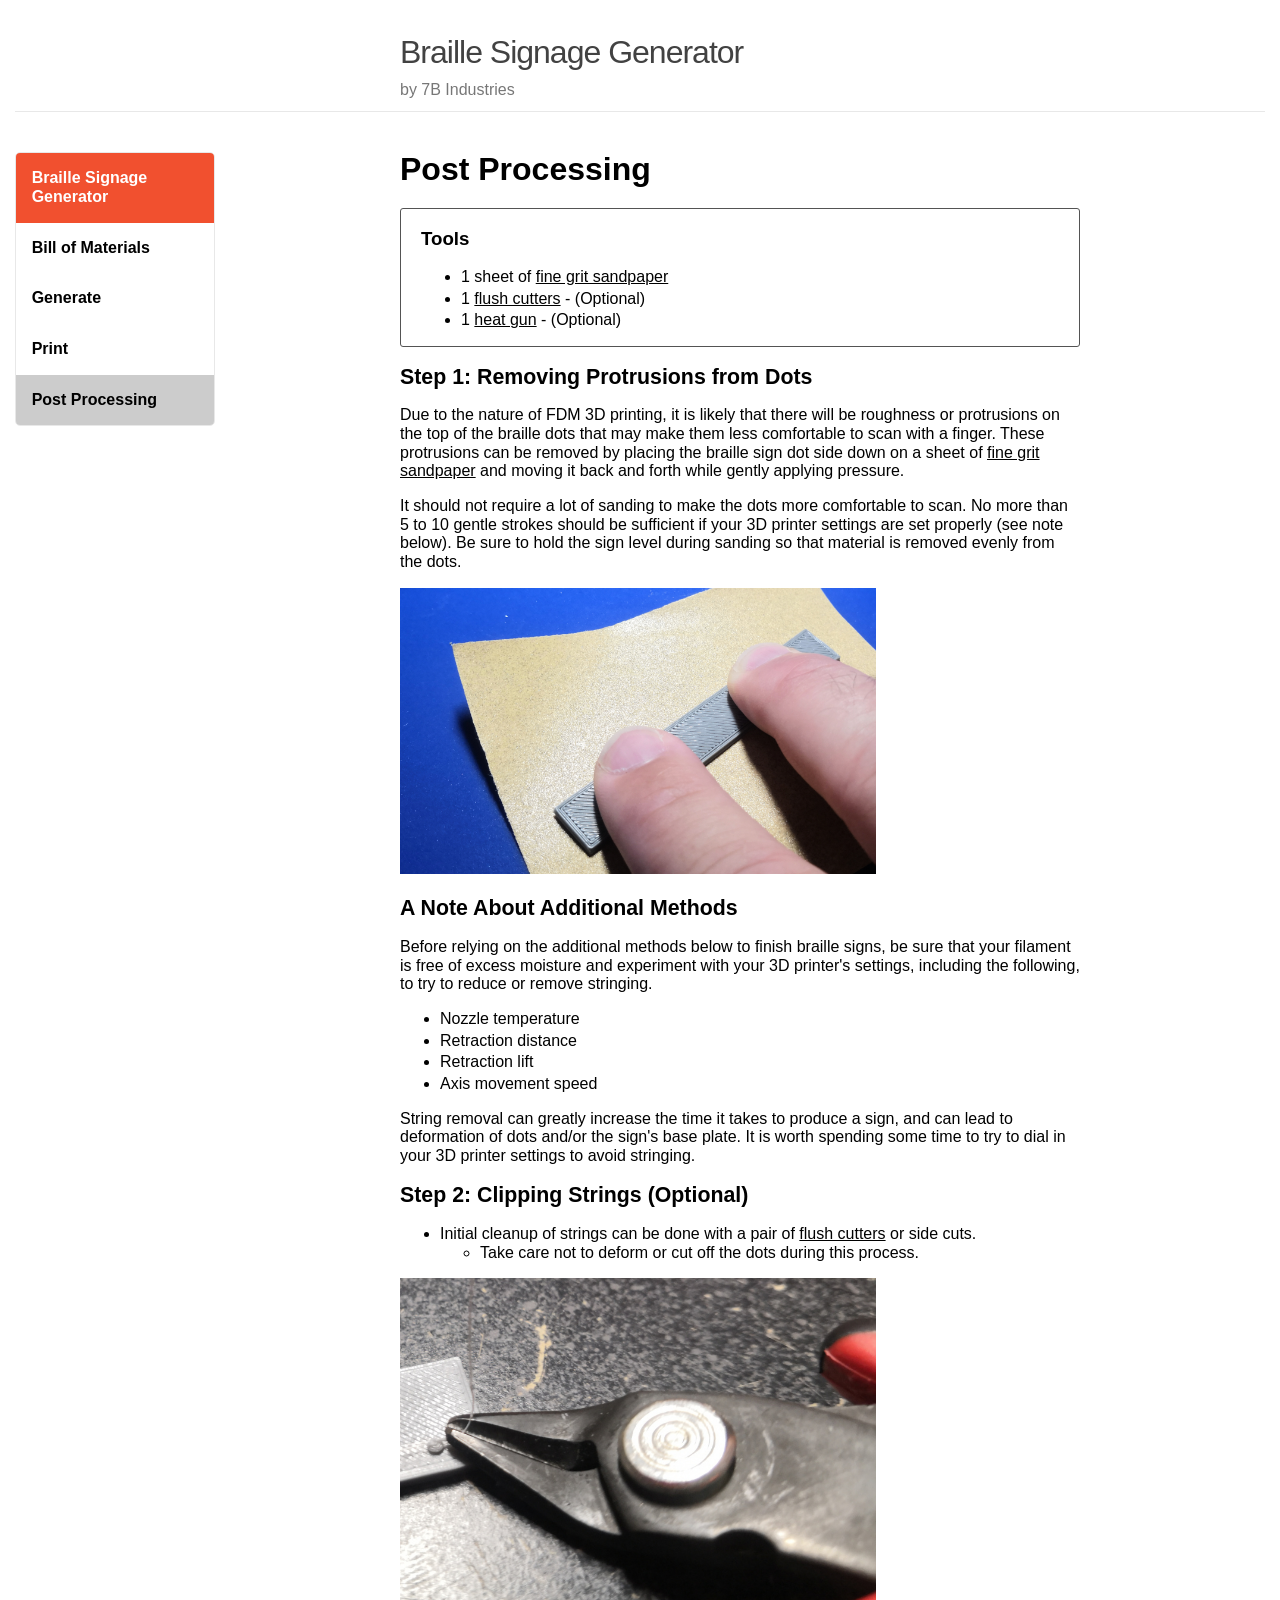
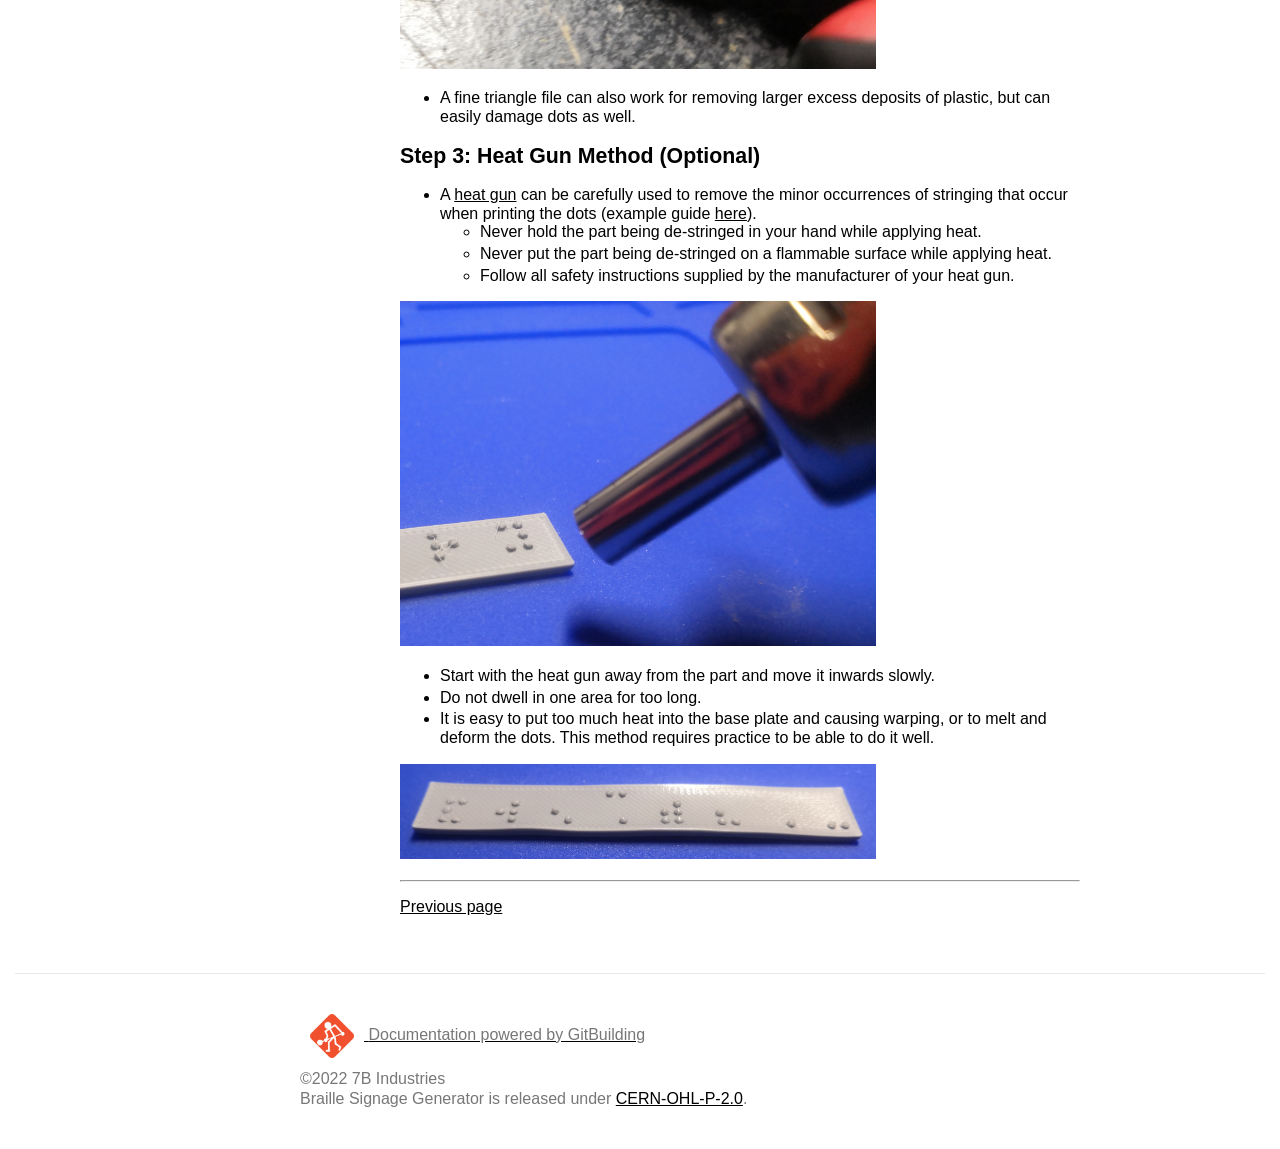
<file: post_processing.html>
<!DOCTYPE html>
<html>
<head>
    <meta charset="utf-8">
    <title>Braille Signage Generator</title>
    <meta http-equiv="X-UA-Compatible" content="IE=edge">
    <meta name="viewport" content="width=device-width, initial-scale=1">
    <link rel="shortcut icon" href="./static/Logo/favicon.ico" />
<link rel="icon" type="image/png" href="./static/Logo/favicon-32x32.png" sizes="32x32" />
<link rel="icon" type="image/png" href="./static/Logo/favicon-16x16.png" sizes="16x16" />

    <link href="./static/style.css" rel="stylesheet">
        </head>
<body>
<header class="site-header">
    <div class="wrapper">
        <div class=header-text>
   
    <h1 class="site-title">Braille Signage Generator</h1>
   
    <p class="author">by 7B Industries</p>
</div>
            </div>
</header>
<div class="page-content">
            <div>
            <nav class="sidebar">
                <a href="#" class="menu-icon">
                <svg viewBox="0 0 18 15">
                    <path fill="#424242" d="M18,1.484c0,0.82-0.665,1.484-1.484,1.484H1.484C0.665,2.969,0,2.304,0,1.484l0,0C0,0.665,0.665,0,1.484,0 h15.031C17.335,0,18,0.665,18,1.484L18,1.484z"/>
                    <path fill="#424242" d="M18,7.516C18,8.335,17.335,9,16.516,9H1.484C0.665,9,0,8.335,0,7.516l0,0c0-0.82,0.665-1.484,1.484-1.484 h15.031C17.335,6.031,18,6.696,18,7.516L18,7.516z"/>
                    <path fill="#424242" d="M18,13.516C18,14.335,17.335,15,16.516,15H1.484C0.665,15,0,14.335,0,13.516l0,0 c0-0.82,0.665-1.484,1.484-1.484h15.031C17.335,12.031,18,12.696,18,13.516L18,13.516z"/>
                </svg>
                </a>
                <ul class="nav-list">
                <li>
    <a class="navhome" href="./">
        Braille Signage Generator
    </a>
</li>
<li class="not-active">
    <a class="not-active" href="./landing_BOM.html">
        Bill of Materials
    </a>
    </li>
<li class="not-active">
    <a class="not-active" href="./generate.html">
        Generate
    </a>
    </li>
<li class="not-active">
    <a class="not-active" href="./print.html">
        Print
    </a>
    </li>
<li class="active">
    <a class="active" href="./post_processing.html">
        Post Processing
    </a>
    </li>

                </ul>
            </nav>
        </div>
        <div class="wrapper">
    <h1 id="post-processing">Post Processing</h1>
<div class="pagebom">
<h3 id="tools">Tools</h3>
<ul>
<li>1 sheet of <a Class="bom" href="Tools/Sandpaper.html">fine grit sandpaper</a> </li>
<li>1 <a Class="bom" href="Tools/FlushCutters.html">flush cutters</a>    - (Optional)</li>
<li>1 <a Class="bom" href="Tools/HeatGun.html">heat gun</a>    - (Optional)</li>
</ul>
</div>
<h2 class="page-step" id="protrusions">Step 1: Removing Protrusions from Dots</h2>
<p>Due to the nature of FDM 3D printing, it is likely that there will be roughness or protrusions on the top of the braille dots that may make them less comfortable to scan with a finger. These protrusions can be removed by placing the braille sign dot side down on a sheet of <a href="Tools/Sandpaper.html">fine grit sandpaper</a> and moving it back and forth while gently applying pressure.</p>
<p>It should not require a lot of sanding to make the dots more comfortable to scan. No more than 5 to 10 gentle strokes should be sufficient if your 3D printer settings are set properly (see note below). Be sure to hold the sign level during sanding so that material is removed evenly from the dots.</p>
<p><img alt="Sanding protrusions" src="images/braille_sign_generator_sanding_protrusions.png" title="" /></p>
<h2 id="a-note-about-additional-methods">A Note About Additional Methods</h2>
<p>Before relying on the additional methods below to finish braille signs, be sure that your filament is free of excess moisture and experiment with your 3D printer's settings, including the following, to try to reduce or remove stringing.</p>
<ul>
<li>Nozzle temperature</li>
<li>Retraction distance</li>
<li>Retraction lift</li>
<li>Axis movement speed</li>
</ul>
<p>String removal can greatly increase the time it takes to produce a sign, and can lead to deformation of dots and/or the sign's base plate. It is worth spending some time to try to dial in your 3D printer settings to avoid stringing.</p>
<h2 class="page-step" id="clipping">Step 2: Clipping Strings (Optional)</h2>
<ul>
<li>Initial cleanup of strings can be done with a pair of <a href="Tools/FlushCutters.html">flush cutters</a> or side cuts.<ul>
<li>Take care not to deform or cut off the dots during this process.</li>
</ul>
</li>
</ul>
<p><img alt="Removing strings with sidecuts" src="images/braille_sign_generator_remove_strings_with_sidecuts.jpg" title="" /></p>
<ul>
<li>A fine triangle file can also work for removing larger excess deposits of plastic, but can easily damage dots as well.</li>
</ul>
<h2 class="page-step" id="heat_gun">Step 3: Heat Gun Method (Optional)</h2>
<ul>
<li>A <a href="Tools/HeatGun.html">heat gun</a> can be carefully used to remove the minor occurrences of stringing that occur when printing the dots (example guide <a href="https://www.fabbaloo.com/blog/2017/12/8/pro-tip-an-easy-way-to-remove-stringies-from-your-3d-print" target="_blank" title="">here</a>).<ul>
<li>Never hold the part being de-stringed in your hand while applying heat.</li>
<li>Never put the part being de-stringed on a flammable surface while applying heat.</li>
<li>Follow all safety instructions supplied by the manufacturer of your heat gun.</li>
</ul>
</li>
</ul>
<p><img alt="Removing strings with heat gun" src="images/braille_sign_generator_heat_gun.png" title="" /></p>
<ul>
<li>Start with the heat gun away from the part and move it inwards slowly.</li>
<li>Do not dwell in one area for too long.</li>
<li>It is easy to put too much heat into the base plate and causing warping, or to melt and deform the dots. This method requires practice to be able to do it well.</li>
</ul>
<p><img alt="Braille sign warped from too much heat" src="images/braille_sign_generator_warped_sign.png" title="" /></p>
<hr />
<p><a href="print.html">Previous page</a></p>
    </div>
</div>
<footer class="site-footer">
    <div class="wrapper">
        <a target="_blank" rel="noopener noreferrer" href="https://gitbuilding.io">
    <img class="icon" src="./static/Logo/GitBuilding500x.png" alt="GitBuilding logo">
    <span class="info">Documentation powered by GitBuilding</span>
</a>
    <p class="author">©2022 7B Industries</p>
    <p class="license">Braille Signage Generator is released under <a href="license.html">CERN-OHL-P-2.0</a>.</p>

    </div>
</footer></body>
</html>
</file>
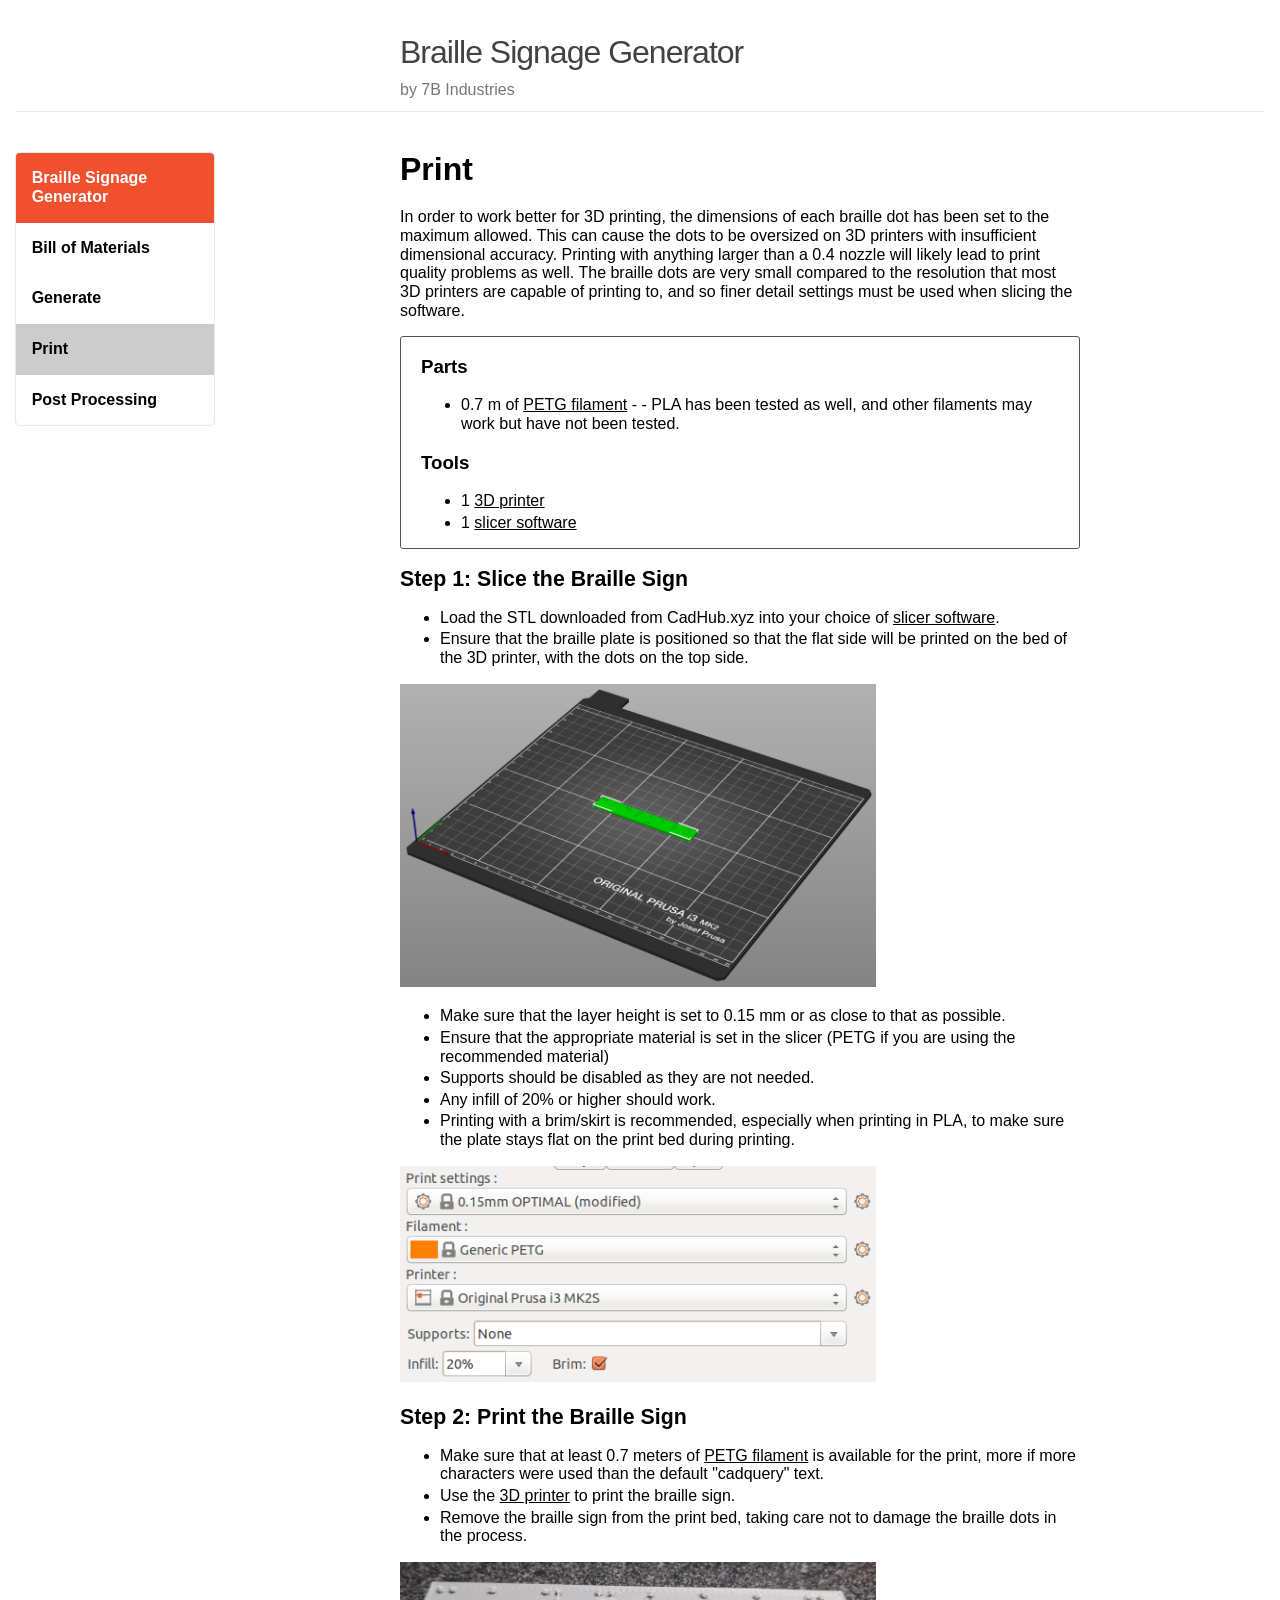
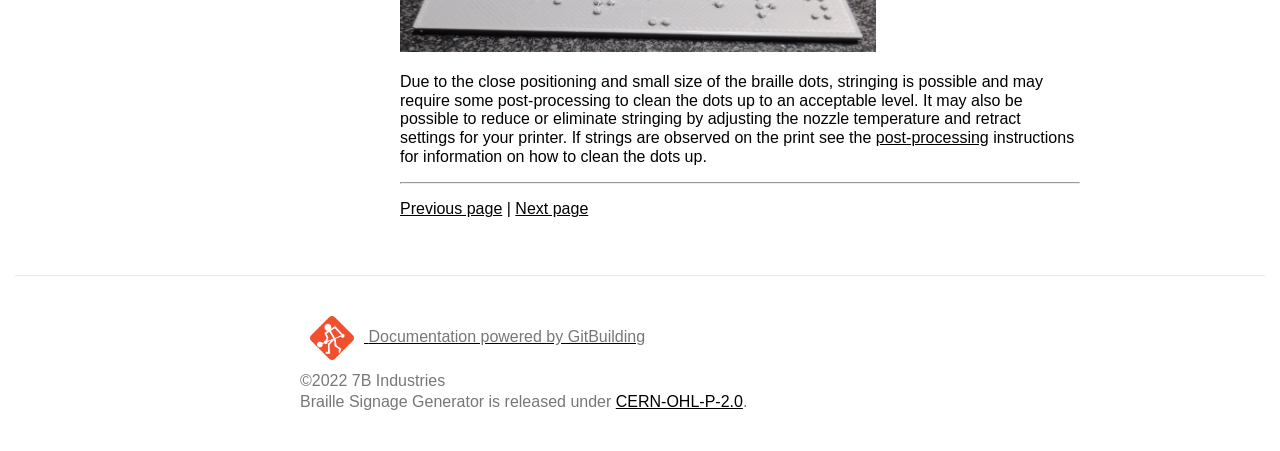
<file: print.html>
<!DOCTYPE html>
<html>
<head>
    <meta charset="utf-8">
    <title>Braille Signage Generator</title>
    <meta http-equiv="X-UA-Compatible" content="IE=edge">
    <meta name="viewport" content="width=device-width, initial-scale=1">
    <link rel="shortcut icon" href="./static/Logo/favicon.ico" />
<link rel="icon" type="image/png" href="./static/Logo/favicon-32x32.png" sizes="32x32" />
<link rel="icon" type="image/png" href="./static/Logo/favicon-16x16.png" sizes="16x16" />

    <link href="./static/style.css" rel="stylesheet">
        </head>
<body>
<header class="site-header">
    <div class="wrapper">
        <div class=header-text>
   
    <h1 class="site-title">Braille Signage Generator</h1>
   
    <p class="author">by 7B Industries</p>
</div>
            </div>
</header>
<div class="page-content">
            <div>
            <nav class="sidebar">
                <a href="#" class="menu-icon">
                <svg viewBox="0 0 18 15">
                    <path fill="#424242" d="M18,1.484c0,0.82-0.665,1.484-1.484,1.484H1.484C0.665,2.969,0,2.304,0,1.484l0,0C0,0.665,0.665,0,1.484,0 h15.031C17.335,0,18,0.665,18,1.484L18,1.484z"/>
                    <path fill="#424242" d="M18,7.516C18,8.335,17.335,9,16.516,9H1.484C0.665,9,0,8.335,0,7.516l0,0c0-0.82,0.665-1.484,1.484-1.484 h15.031C17.335,6.031,18,6.696,18,7.516L18,7.516z"/>
                    <path fill="#424242" d="M18,13.516C18,14.335,17.335,15,16.516,15H1.484C0.665,15,0,14.335,0,13.516l0,0 c0-0.82,0.665-1.484,1.484-1.484h15.031C17.335,12.031,18,12.696,18,13.516L18,13.516z"/>
                </svg>
                </a>
                <ul class="nav-list">
                <li>
    <a class="navhome" href="./">
        Braille Signage Generator
    </a>
</li>
<li class="not-active">
    <a class="not-active" href="./landing_BOM.html">
        Bill of Materials
    </a>
    </li>
<li class="not-active">
    <a class="not-active" href="./generate.html">
        Generate
    </a>
    </li>
<li class="active">
    <a class="active" href="./print.html">
        Print
    </a>
    </li>
<li class="not-active">
    <a class="not-active" href="./post_processing.html">
        Post Processing
    </a>
    </li>

                </ul>
            </nav>
        </div>
        <div class="wrapper">
    <h1 id="print">Print</h1>
<p>In order to work better for 3D printing, the dimensions of each braille dot has been set to the maximum allowed. This can cause the dots to be oversized on 3D printers with insufficient dimensional accuracy. Printing with anything larger than a 0.4 nozzle will likely lead to print quality problems as well. The braille dots are very small compared to the resolution that most 3D printers are capable of printing to, and so finer detail settings must be used when slicing the software.</p>
<div class="pagebom">
<h3 id="parts">Parts</h3>
<ul>
<li>0.7 m of <a Class="bom" href="Parts/PETGFilament.html">PETG filament</a>    -  - PLA has been tested as well, and other filaments may work but have not been tested.</li>
</ul>
<h3 id="tools">Tools</h3>
<ul>
<li>1 <a Class="bom" href="Tools/Printer.html">3D printer</a> </li>
<li>1 <a Class="bom" href="Tools/SlicerSoftware.html">slicer software</a> </li>
</ul>
</div>
<h2 class="page-step" id="slice-the-braille-sign">Step 1: Slice the Braille Sign</h2>
<ul>
<li>Load the STL downloaded from CadHub.xyz into your choice of <a href="Tools/SlicerSoftware.html">slicer software</a>.</li>
<li>Ensure that the braille plate is positioned so that the flat side will be printed on the bed of the 3D printer, with the dots on the top side.</li>
</ul>
<p><img alt="Braille sign on print bed in slicer software" src="images/braille_sign_generator_on_print_bed_in_slicer.png" title="" /></p>
<ul>
<li>Make sure that the layer height is set to 0.15 mm or as close to that as possible.</li>
<li>Ensure that the appropriate material is set in the slicer (PETG if you are using the recommended material)</li>
<li>Supports should be disabled as they are not needed.</li>
<li>Any infill of 20% or higher should work.</li>
<li>Printing with a brim/skirt is recommended, especially when printing in PLA, to make sure the plate stays flat on the print bed during printing.</li>
</ul>
<p><img alt="3D printer settings" src="images/braille_sign_generator_3d_printer_settings.png" title="" /></p>
<h2 class="page-step" id="print-the-braille-sign">Step 2: Print the Braille Sign</h2>
<ul>
<li>Make sure that at least 0.7 meters of <a href="Parts/PETGFilament.html">PETG filament</a> is available for the print, more if more characters were used than the default "cadquery" text.</li>
<li>Use the <a href="Tools/Printer.html">3D printer</a> to print the braille sign.</li>
<li>Remove the braille sign from the print bed, taking care not to damage the braille dots in the process.</li>
</ul>
<p><img alt="Sample 3D printed braille sign" src="images/braille_sign_generator_printed_plate.png" title="" /></p>
<p>Due to the close positioning and small size of the braille dots, stringing is possible and may require some post-processing to clean the dots up to an acceptable level. It may also be possible to reduce or eliminate stringing by adjusting the nozzle temperature and retract settings for your printer. If strings are observed on the print see the <a href="post_processing.html" title="">post-processing</a> instructions for information on how to clean the dots up.</p>
<hr />
<p><a href="generate.html">Previous page</a> | <a href="post_processing.html">Next page</a></p>
    </div>
</div>
<footer class="site-footer">
    <div class="wrapper">
        <a target="_blank" rel="noopener noreferrer" href="https://gitbuilding.io">
    <img class="icon" src="./static/Logo/GitBuilding500x.png" alt="GitBuilding logo">
    <span class="info">Documentation powered by GitBuilding</span>
</a>
    <p class="author">©2022 7B Industries</p>
    <p class="license">Braille Signage Generator is released under <a href="license.html">CERN-OHL-P-2.0</a>.</p>

    </div>
</footer></body>
</html>
</file>
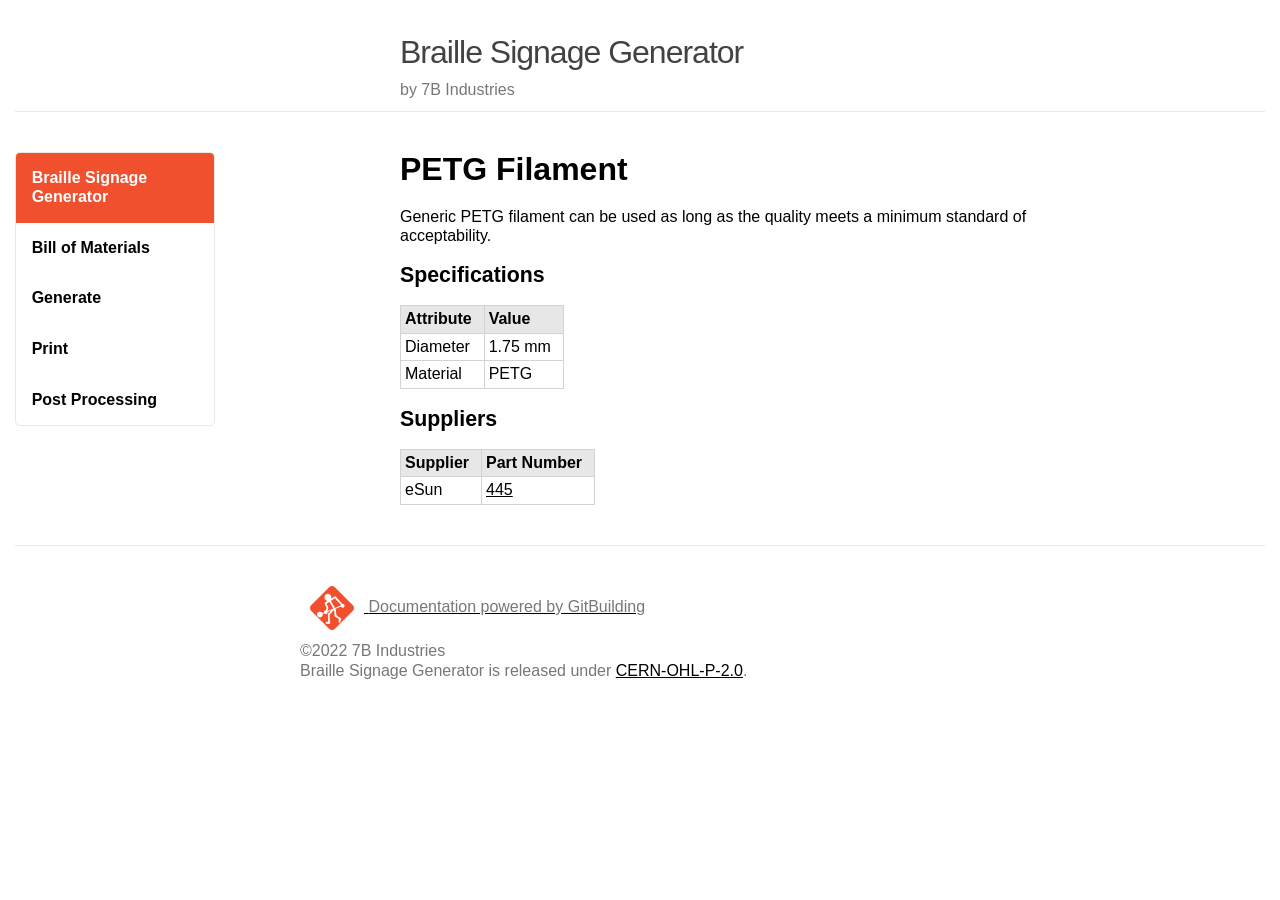
<file: Parts/PETGFilament.html>
<!DOCTYPE html>
<html>
<head>
    <meta charset="utf-8">
    <title>Braille Signage Generator</title>
    <meta http-equiv="X-UA-Compatible" content="IE=edge">
    <meta name="viewport" content="width=device-width, initial-scale=1">
    <link rel="shortcut icon" href="../static/Logo/favicon.ico" />
<link rel="icon" type="image/png" href="../static/Logo/favicon-32x32.png" sizes="32x32" />
<link rel="icon" type="image/png" href="../static/Logo/favicon-16x16.png" sizes="16x16" />

    <link href="../static/style.css" rel="stylesheet">
        </head>
<body>
<header class="site-header">
    <div class="wrapper">
        <div class=header-text>
   
    <h1 class="site-title">Braille Signage Generator</h1>
   
    <p class="author">by 7B Industries</p>
</div>
            </div>
</header>
<div class="page-content">
            <div>
            <nav class="sidebar">
                <a href="#" class="menu-icon">
                <svg viewBox="0 0 18 15">
                    <path fill="#424242" d="M18,1.484c0,0.82-0.665,1.484-1.484,1.484H1.484C0.665,2.969,0,2.304,0,1.484l0,0C0,0.665,0.665,0,1.484,0 h15.031C17.335,0,18,0.665,18,1.484L18,1.484z"/>
                    <path fill="#424242" d="M18,7.516C18,8.335,17.335,9,16.516,9H1.484C0.665,9,0,8.335,0,7.516l0,0c0-0.82,0.665-1.484,1.484-1.484 h15.031C17.335,6.031,18,6.696,18,7.516L18,7.516z"/>
                    <path fill="#424242" d="M18,13.516C18,14.335,17.335,15,16.516,15H1.484C0.665,15,0,14.335,0,13.516l0,0 c0-0.82,0.665-1.484,1.484-1.484h15.031C17.335,12.031,18,12.696,18,13.516L18,13.516z"/>
                </svg>
                </a>
                <ul class="nav-list">
                <li>
    <a class="navhome" href="../">
        Braille Signage Generator
    </a>
</li>
<li class="not-active">
    <a class="not-active" href="../landing_BOM.html">
        Bill of Materials
    </a>
    </li>
<li class="not-active">
    <a class="not-active" href="../generate.html">
        Generate
    </a>
    </li>
<li class="not-active">
    <a class="not-active" href="../print.html">
        Print
    </a>
    </li>
<li class="not-active">
    <a class="not-active" href="../post_processing.html">
        Post Processing
    </a>
    </li>

                </ul>
            </nav>
        </div>
        <div class="wrapper">
    <h1 id="petg-filament">PETG Filament</h1>
<p>Generic PETG filament can be used as long as the quality meets a minimum standard of acceptability.</p>
<h2 id="specifications">Specifications</h2>
<table>
<thead>
<tr>
<th>Attribute</th>
<th>Value</th>
</tr>
</thead>
<tbody>
<tr>
<td>Diameter</td>
<td>1.75 mm</td>
</tr>
<tr>
<td>Material</td>
<td>PETG</td>
</tr>
</tbody>
</table>
<h2 id="suppliers">Suppliers</h2>
<table>
<thead>
<tr>
<th>Supplier</th>
<th>Part Number</th>
</tr>
</thead>
<tbody>
<tr>
<td>eSun</td>
<td><a href="https://www.esun3d.net/Products/PETG" target="_blank">445</a></td>
</tr>
</tbody>
</table>
    </div>
</div>
<footer class="site-footer">
    <div class="wrapper">
        <a target="_blank" rel="noopener noreferrer" href="https://gitbuilding.io">
    <img class="icon" src="../static/Logo/GitBuilding500x.png" alt="GitBuilding logo">
    <span class="info">Documentation powered by GitBuilding</span>
</a>
    <p class="author">©2022 7B Industries</p>
    <p class="license">Braille Signage Generator is released under <a href="../license.html">CERN-OHL-P-2.0</a>.</p>

    </div>
</footer></body>
</html>
</file>
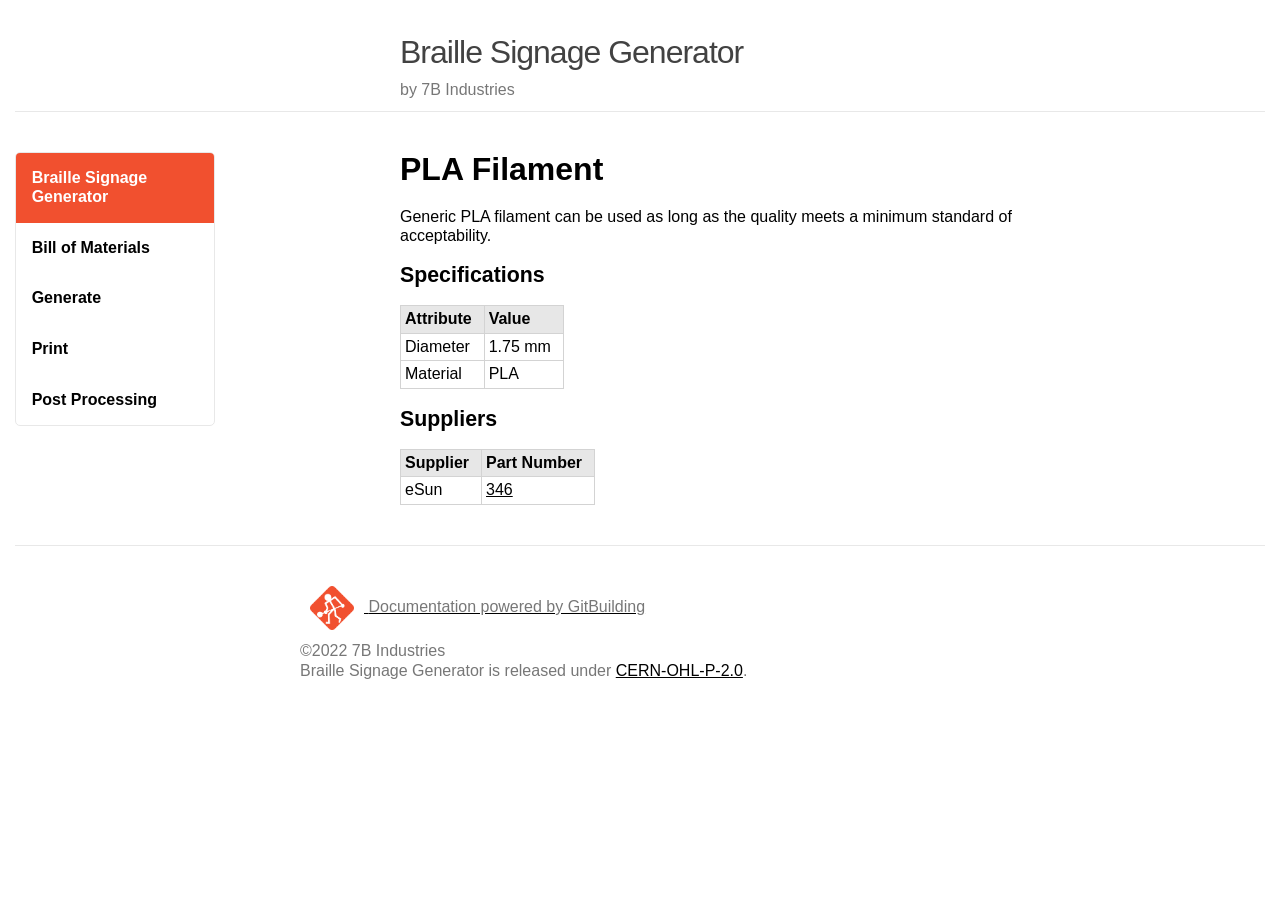
<file: Parts/PLAFilament.html>
<!DOCTYPE html>
<html>
<head>
    <meta charset="utf-8">
    <title>Braille Signage Generator</title>
    <meta http-equiv="X-UA-Compatible" content="IE=edge">
    <meta name="viewport" content="width=device-width, initial-scale=1">
    <link rel="shortcut icon" href="../static/Logo/favicon.ico" />
<link rel="icon" type="image/png" href="../static/Logo/favicon-32x32.png" sizes="32x32" />
<link rel="icon" type="image/png" href="../static/Logo/favicon-16x16.png" sizes="16x16" />

    <link href="../static/style.css" rel="stylesheet">
        </head>
<body>
<header class="site-header">
    <div class="wrapper">
        <div class=header-text>
   
    <h1 class="site-title">Braille Signage Generator</h1>
   
    <p class="author">by 7B Industries</p>
</div>
            </div>
</header>
<div class="page-content">
            <div>
            <nav class="sidebar">
                <a href="#" class="menu-icon">
                <svg viewBox="0 0 18 15">
                    <path fill="#424242" d="M18,1.484c0,0.82-0.665,1.484-1.484,1.484H1.484C0.665,2.969,0,2.304,0,1.484l0,0C0,0.665,0.665,0,1.484,0 h15.031C17.335,0,18,0.665,18,1.484L18,1.484z"/>
                    <path fill="#424242" d="M18,7.516C18,8.335,17.335,9,16.516,9H1.484C0.665,9,0,8.335,0,7.516l0,0c0-0.82,0.665-1.484,1.484-1.484 h15.031C17.335,6.031,18,6.696,18,7.516L18,7.516z"/>
                    <path fill="#424242" d="M18,13.516C18,14.335,17.335,15,16.516,15H1.484C0.665,15,0,14.335,0,13.516l0,0 c0-0.82,0.665-1.484,1.484-1.484h15.031C17.335,12.031,18,12.696,18,13.516L18,13.516z"/>
                </svg>
                </a>
                <ul class="nav-list">
                <li>
    <a class="navhome" href="../">
        Braille Signage Generator
    </a>
</li>
<li class="not-active">
    <a class="not-active" href="../landing_BOM.html">
        Bill of Materials
    </a>
    </li>
<li class="not-active">
    <a class="not-active" href="../generate.html">
        Generate
    </a>
    </li>
<li class="not-active">
    <a class="not-active" href="../print.html">
        Print
    </a>
    </li>
<li class="not-active">
    <a class="not-active" href="../post_processing.html">
        Post Processing
    </a>
    </li>

                </ul>
            </nav>
        </div>
        <div class="wrapper">
    <h1 id="pla-filament">PLA Filament</h1>
<p>Generic PLA filament can be used as long as the quality meets a minimum standard of acceptability.</p>
<h2 id="specifications">Specifications</h2>
<table>
<thead>
<tr>
<th>Attribute</th>
<th>Value</th>
</tr>
</thead>
<tbody>
<tr>
<td>Diameter</td>
<td>1.75 mm</td>
</tr>
<tr>
<td>Material</td>
<td>PLA</td>
</tr>
</tbody>
</table>
<h2 id="suppliers">Suppliers</h2>
<table>
<thead>
<tr>
<th>Supplier</th>
<th>Part Number</th>
</tr>
</thead>
<tbody>
<tr>
<td>eSun</td>
<td><a href="https://www.esun3d.net/Products/P-L-A" target="_blank">346</a></td>
</tr>
</tbody>
</table>
    </div>
</div>
<footer class="site-footer">
    <div class="wrapper">
        <a target="_blank" rel="noopener noreferrer" href="https://gitbuilding.io">
    <img class="icon" src="../static/Logo/GitBuilding500x.png" alt="GitBuilding logo">
    <span class="info">Documentation powered by GitBuilding</span>
</a>
    <p class="author">©2022 7B Industries</p>
    <p class="license">Braille Signage Generator is released under <a href="../license.html">CERN-OHL-P-2.0</a>.</p>

    </div>
</footer></body>
</html>
</file>
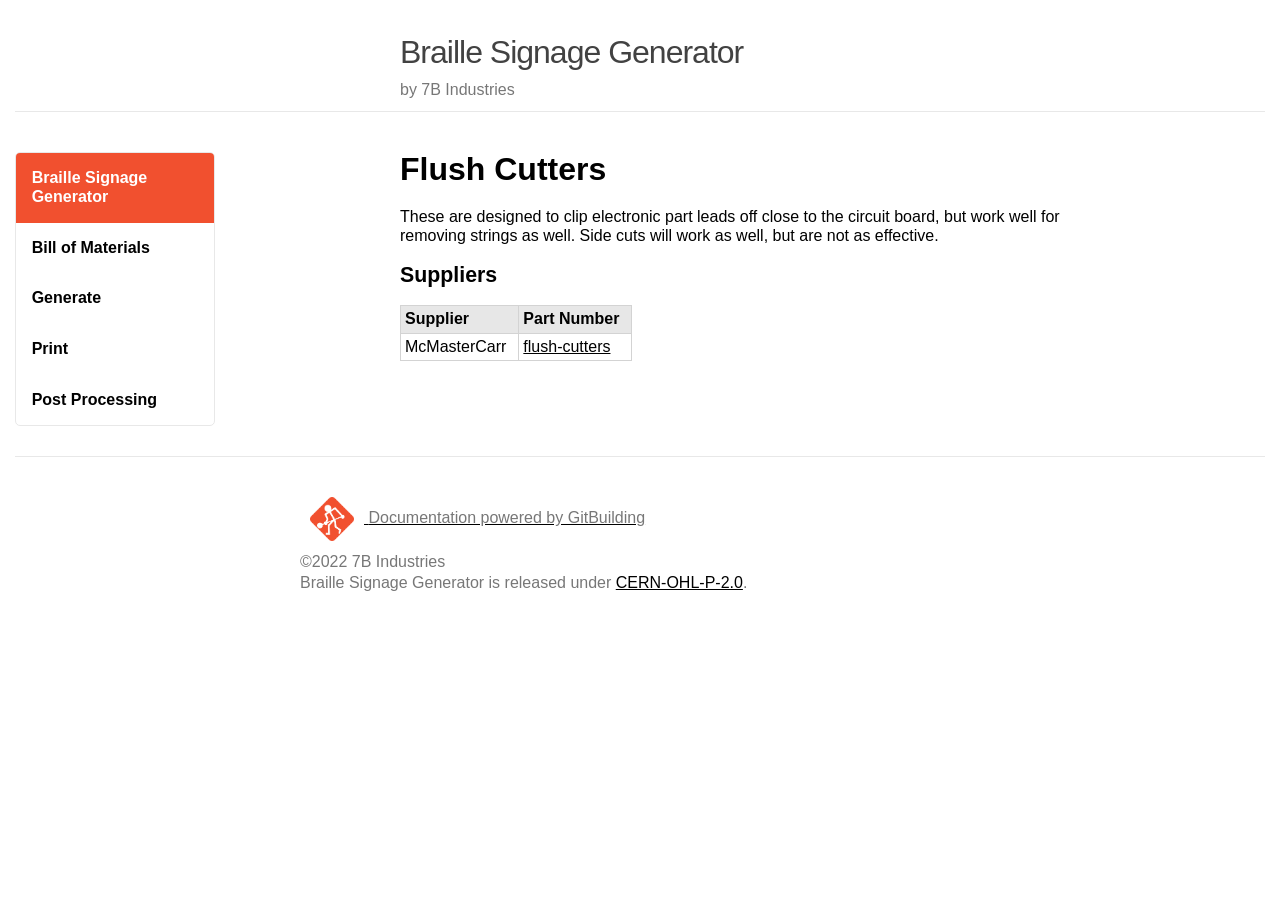
<file: Tools/FlushCutters.html>
<!DOCTYPE html>
<html>
<head>
    <meta charset="utf-8">
    <title>Braille Signage Generator</title>
    <meta http-equiv="X-UA-Compatible" content="IE=edge">
    <meta name="viewport" content="width=device-width, initial-scale=1">
    <link rel="shortcut icon" href="../static/Logo/favicon.ico" />
<link rel="icon" type="image/png" href="../static/Logo/favicon-32x32.png" sizes="32x32" />
<link rel="icon" type="image/png" href="../static/Logo/favicon-16x16.png" sizes="16x16" />

    <link href="../static/style.css" rel="stylesheet">
        </head>
<body>
<header class="site-header">
    <div class="wrapper">
        <div class=header-text>
   
    <h1 class="site-title">Braille Signage Generator</h1>
   
    <p class="author">by 7B Industries</p>
</div>
            </div>
</header>
<div class="page-content">
            <div>
            <nav class="sidebar">
                <a href="#" class="menu-icon">
                <svg viewBox="0 0 18 15">
                    <path fill="#424242" d="M18,1.484c0,0.82-0.665,1.484-1.484,1.484H1.484C0.665,2.969,0,2.304,0,1.484l0,0C0,0.665,0.665,0,1.484,0 h15.031C17.335,0,18,0.665,18,1.484L18,1.484z"/>
                    <path fill="#424242" d="M18,7.516C18,8.335,17.335,9,16.516,9H1.484C0.665,9,0,8.335,0,7.516l0,0c0-0.82,0.665-1.484,1.484-1.484 h15.031C17.335,6.031,18,6.696,18,7.516L18,7.516z"/>
                    <path fill="#424242" d="M18,13.516C18,14.335,17.335,15,16.516,15H1.484C0.665,15,0,14.335,0,13.516l0,0 c0-0.82,0.665-1.484,1.484-1.484h15.031C17.335,12.031,18,12.696,18,13.516L18,13.516z"/>
                </svg>
                </a>
                <ul class="nav-list">
                <li>
    <a class="navhome" href="../">
        Braille Signage Generator
    </a>
</li>
<li class="not-active">
    <a class="not-active" href="../landing_BOM.html">
        Bill of Materials
    </a>
    </li>
<li class="not-active">
    <a class="not-active" href="../generate.html">
        Generate
    </a>
    </li>
<li class="not-active">
    <a class="not-active" href="../print.html">
        Print
    </a>
    </li>
<li class="not-active">
    <a class="not-active" href="../post_processing.html">
        Post Processing
    </a>
    </li>

                </ul>
            </nav>
        </div>
        <div class="wrapper">
    <h1 id="flush-cutters">Flush Cutters</h1>
<p>These are designed to clip electronic part leads off close to the circuit board, but work well for removing strings as well. Side cuts will work as well, but are not as effective.</p>
<h2 id="suppliers">Suppliers</h2>
<table>
<thead>
<tr>
<th>Supplier</th>
<th>Part Number</th>
</tr>
</thead>
<tbody>
<tr>
<td>McMasterCarr</td>
<td><a href="https://www.mcmaster.com/flush-cutters/" target="_blank">flush-cutters</a></td>
</tr>
</tbody>
</table>
    </div>
</div>
<footer class="site-footer">
    <div class="wrapper">
        <a target="_blank" rel="noopener noreferrer" href="https://gitbuilding.io">
    <img class="icon" src="../static/Logo/GitBuilding500x.png" alt="GitBuilding logo">
    <span class="info">Documentation powered by GitBuilding</span>
</a>
    <p class="author">©2022 7B Industries</p>
    <p class="license">Braille Signage Generator is released under <a href="../license.html">CERN-OHL-P-2.0</a>.</p>

    </div>
</footer></body>
</html>
</file>
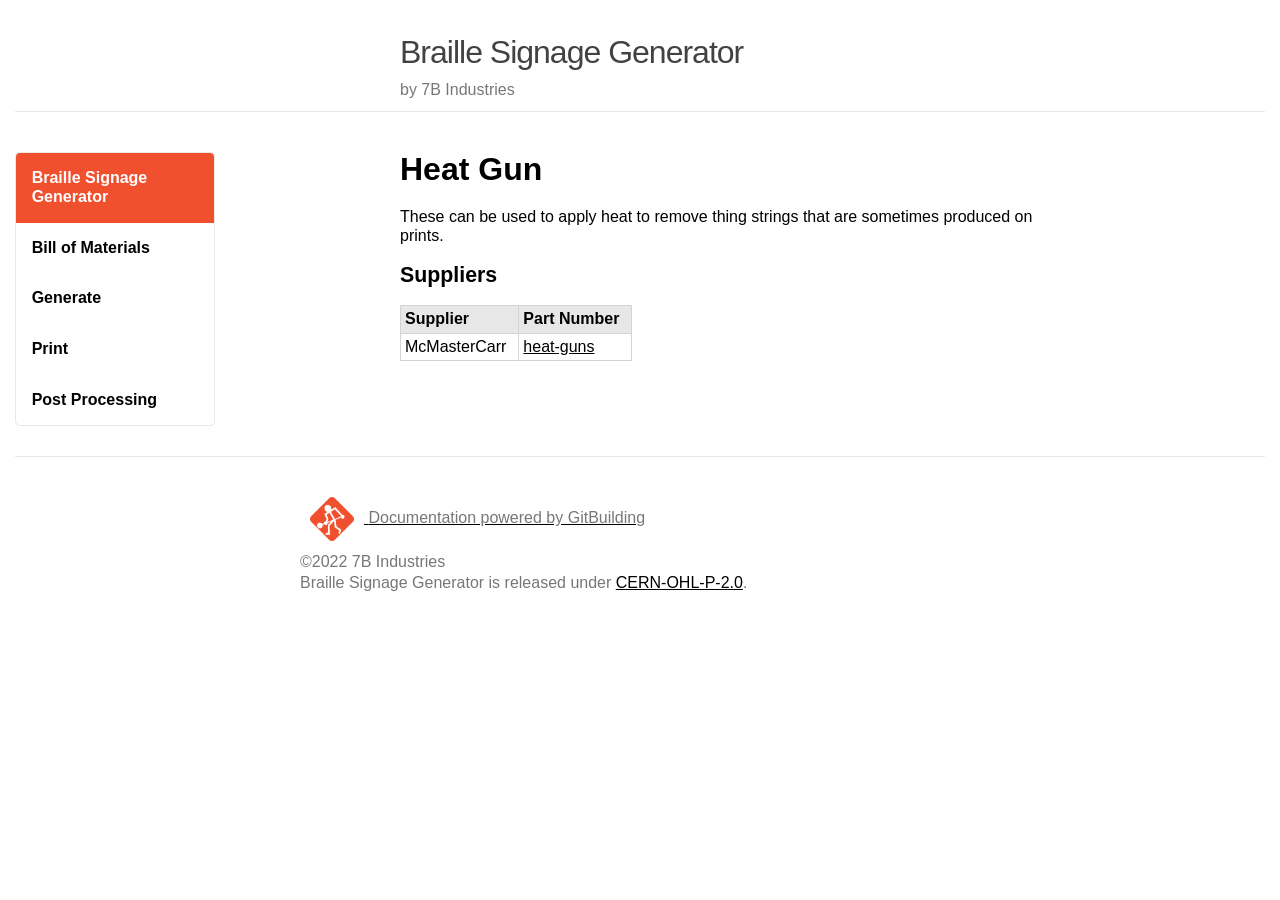
<file: Tools/HeatGun.html>
<!DOCTYPE html>
<html>
<head>
    <meta charset="utf-8">
    <title>Braille Signage Generator</title>
    <meta http-equiv="X-UA-Compatible" content="IE=edge">
    <meta name="viewport" content="width=device-width, initial-scale=1">
    <link rel="shortcut icon" href="../static/Logo/favicon.ico" />
<link rel="icon" type="image/png" href="../static/Logo/favicon-32x32.png" sizes="32x32" />
<link rel="icon" type="image/png" href="../static/Logo/favicon-16x16.png" sizes="16x16" />

    <link href="../static/style.css" rel="stylesheet">
        </head>
<body>
<header class="site-header">
    <div class="wrapper">
        <div class=header-text>
   
    <h1 class="site-title">Braille Signage Generator</h1>
   
    <p class="author">by 7B Industries</p>
</div>
            </div>
</header>
<div class="page-content">
            <div>
            <nav class="sidebar">
                <a href="#" class="menu-icon">
                <svg viewBox="0 0 18 15">
                    <path fill="#424242" d="M18,1.484c0,0.82-0.665,1.484-1.484,1.484H1.484C0.665,2.969,0,2.304,0,1.484l0,0C0,0.665,0.665,0,1.484,0 h15.031C17.335,0,18,0.665,18,1.484L18,1.484z"/>
                    <path fill="#424242" d="M18,7.516C18,8.335,17.335,9,16.516,9H1.484C0.665,9,0,8.335,0,7.516l0,0c0-0.82,0.665-1.484,1.484-1.484 h15.031C17.335,6.031,18,6.696,18,7.516L18,7.516z"/>
                    <path fill="#424242" d="M18,13.516C18,14.335,17.335,15,16.516,15H1.484C0.665,15,0,14.335,0,13.516l0,0 c0-0.82,0.665-1.484,1.484-1.484h15.031C17.335,12.031,18,12.696,18,13.516L18,13.516z"/>
                </svg>
                </a>
                <ul class="nav-list">
                <li>
    <a class="navhome" href="../">
        Braille Signage Generator
    </a>
</li>
<li class="not-active">
    <a class="not-active" href="../landing_BOM.html">
        Bill of Materials
    </a>
    </li>
<li class="not-active">
    <a class="not-active" href="../generate.html">
        Generate
    </a>
    </li>
<li class="not-active">
    <a class="not-active" href="../print.html">
        Print
    </a>
    </li>
<li class="not-active">
    <a class="not-active" href="../post_processing.html">
        Post Processing
    </a>
    </li>

                </ul>
            </nav>
        </div>
        <div class="wrapper">
    <h1 id="heat-gun">Heat Gun</h1>
<p>These can be used to apply heat to remove thing strings that are sometimes produced on prints.</p>
<h2 id="suppliers">Suppliers</h2>
<table>
<thead>
<tr>
<th>Supplier</th>
<th>Part Number</th>
</tr>
</thead>
<tbody>
<tr>
<td>McMasterCarr</td>
<td><a href="https://www.mcmaster.com/heat-guns/" target="_blank">heat-guns</a></td>
</tr>
</tbody>
</table>
    </div>
</div>
<footer class="site-footer">
    <div class="wrapper">
        <a target="_blank" rel="noopener noreferrer" href="https://gitbuilding.io">
    <img class="icon" src="../static/Logo/GitBuilding500x.png" alt="GitBuilding logo">
    <span class="info">Documentation powered by GitBuilding</span>
</a>
    <p class="author">©2022 7B Industries</p>
    <p class="license">Braille Signage Generator is released under <a href="../license.html">CERN-OHL-P-2.0</a>.</p>

    </div>
</footer></body>
</html>
</file>
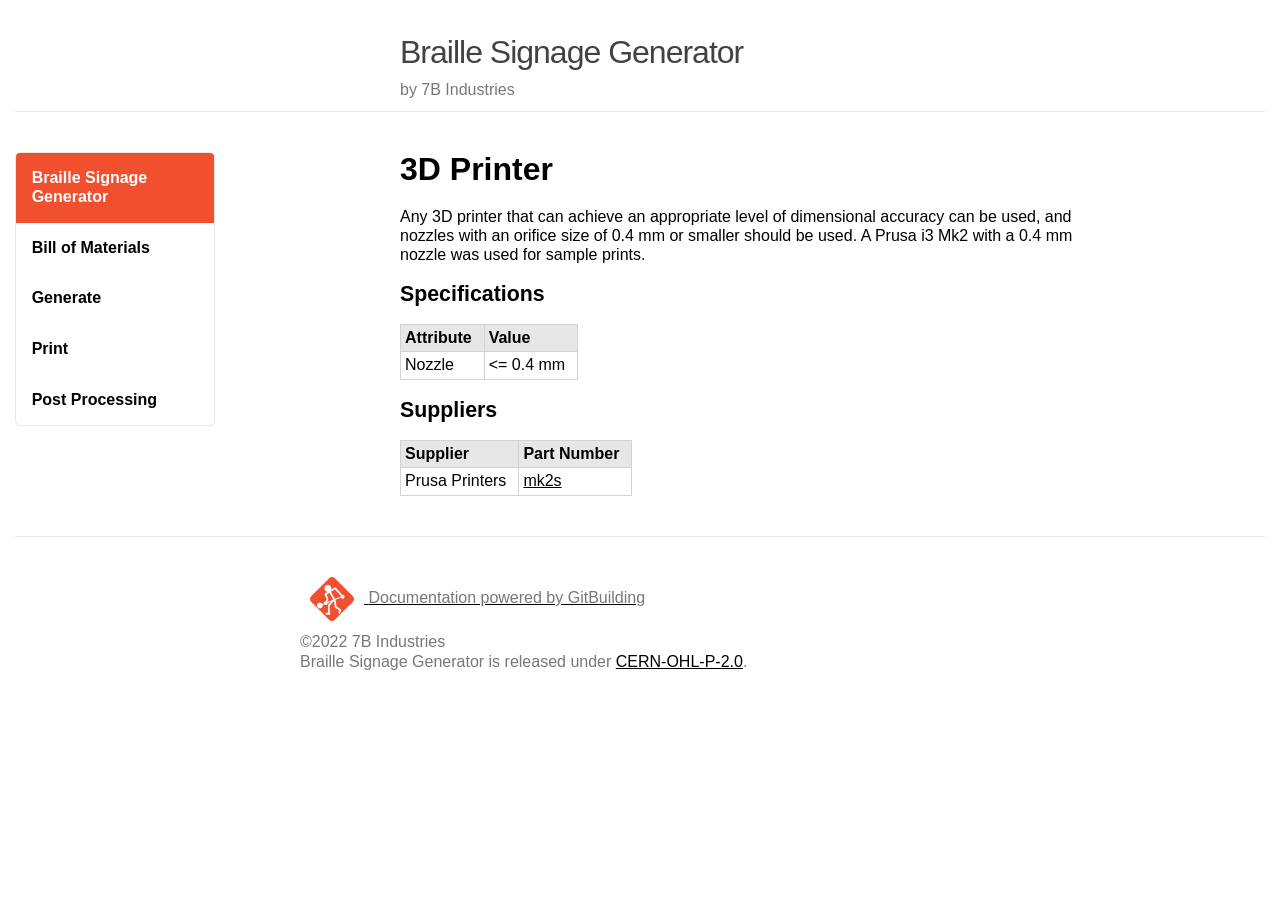
<file: Tools/Printer.html>
<!DOCTYPE html>
<html>
<head>
    <meta charset="utf-8">
    <title>Braille Signage Generator</title>
    <meta http-equiv="X-UA-Compatible" content="IE=edge">
    <meta name="viewport" content="width=device-width, initial-scale=1">
    <link rel="shortcut icon" href="../static/Logo/favicon.ico" />
<link rel="icon" type="image/png" href="../static/Logo/favicon-32x32.png" sizes="32x32" />
<link rel="icon" type="image/png" href="../static/Logo/favicon-16x16.png" sizes="16x16" />

    <link href="../static/style.css" rel="stylesheet">
        </head>
<body>
<header class="site-header">
    <div class="wrapper">
        <div class=header-text>
   
    <h1 class="site-title">Braille Signage Generator</h1>
   
    <p class="author">by 7B Industries</p>
</div>
            </div>
</header>
<div class="page-content">
            <div>
            <nav class="sidebar">
                <a href="#" class="menu-icon">
                <svg viewBox="0 0 18 15">
                    <path fill="#424242" d="M18,1.484c0,0.82-0.665,1.484-1.484,1.484H1.484C0.665,2.969,0,2.304,0,1.484l0,0C0,0.665,0.665,0,1.484,0 h15.031C17.335,0,18,0.665,18,1.484L18,1.484z"/>
                    <path fill="#424242" d="M18,7.516C18,8.335,17.335,9,16.516,9H1.484C0.665,9,0,8.335,0,7.516l0,0c0-0.82,0.665-1.484,1.484-1.484 h15.031C17.335,6.031,18,6.696,18,7.516L18,7.516z"/>
                    <path fill="#424242" d="M18,13.516C18,14.335,17.335,15,16.516,15H1.484C0.665,15,0,14.335,0,13.516l0,0 c0-0.82,0.665-1.484,1.484-1.484h15.031C17.335,12.031,18,12.696,18,13.516L18,13.516z"/>
                </svg>
                </a>
                <ul class="nav-list">
                <li>
    <a class="navhome" href="../">
        Braille Signage Generator
    </a>
</li>
<li class="not-active">
    <a class="not-active" href="../landing_BOM.html">
        Bill of Materials
    </a>
    </li>
<li class="not-active">
    <a class="not-active" href="../generate.html">
        Generate
    </a>
    </li>
<li class="not-active">
    <a class="not-active" href="../print.html">
        Print
    </a>
    </li>
<li class="not-active">
    <a class="not-active" href="../post_processing.html">
        Post Processing
    </a>
    </li>

                </ul>
            </nav>
        </div>
        <div class="wrapper">
    <h1 id="3d-printer">3D Printer</h1>
<p>Any 3D printer that can achieve an appropriate level of dimensional accuracy can be used, and nozzles with an orifice size of 0.4 mm or smaller should be used. A  Prusa i3 Mk2 with a 0.4 mm nozzle was used for sample prints.</p>
<h2 id="specifications">Specifications</h2>
<table>
<thead>
<tr>
<th>Attribute</th>
<th>Value</th>
</tr>
</thead>
<tbody>
<tr>
<td>Nozzle</td>
<td>&lt;= 0.4 mm</td>
</tr>
</tbody>
</table>
<h2 id="suppliers">Suppliers</h2>
<table>
<thead>
<tr>
<th>Supplier</th>
<th>Part Number</th>
</tr>
</thead>
<tbody>
<tr>
<td>Prusa Printers</td>
<td><a href="https://help.prusa3d.com/en/tag/mk2s/" target="_blank">mk2s</a></td>
</tr>
</tbody>
</table>
    </div>
</div>
<footer class="site-footer">
    <div class="wrapper">
        <a target="_blank" rel="noopener noreferrer" href="https://gitbuilding.io">
    <img class="icon" src="../static/Logo/GitBuilding500x.png" alt="GitBuilding logo">
    <span class="info">Documentation powered by GitBuilding</span>
</a>
    <p class="author">©2022 7B Industries</p>
    <p class="license">Braille Signage Generator is released under <a href="../license.html">CERN-OHL-P-2.0</a>.</p>

    </div>
</footer></body>
</html>
</file>
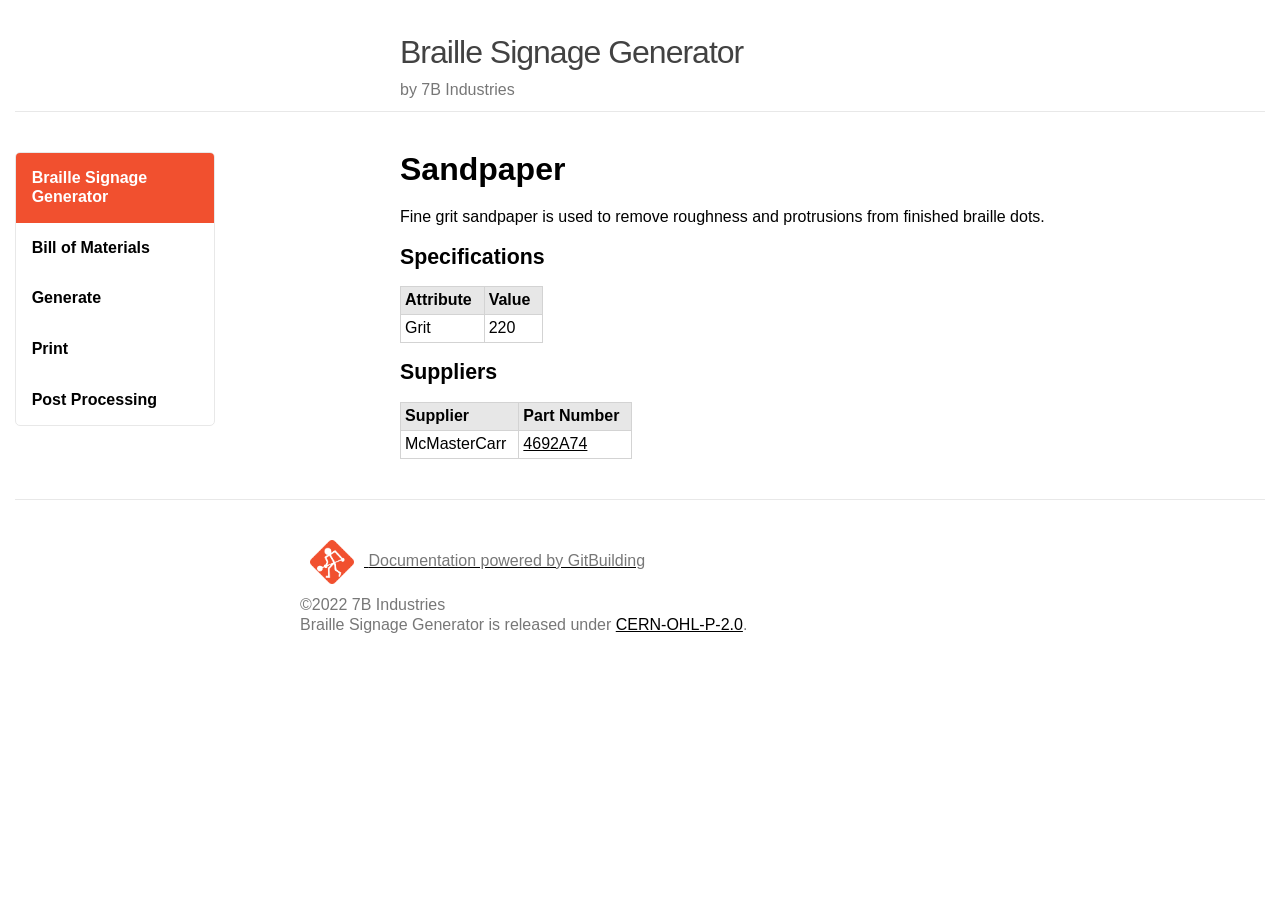
<file: Tools/Sandpaper.html>
<!DOCTYPE html>
<html>
<head>
    <meta charset="utf-8">
    <title>Braille Signage Generator</title>
    <meta http-equiv="X-UA-Compatible" content="IE=edge">
    <meta name="viewport" content="width=device-width, initial-scale=1">
    <link rel="shortcut icon" href="../static/Logo/favicon.ico" />
<link rel="icon" type="image/png" href="../static/Logo/favicon-32x32.png" sizes="32x32" />
<link rel="icon" type="image/png" href="../static/Logo/favicon-16x16.png" sizes="16x16" />

    <link href="../static/style.css" rel="stylesheet">
        </head>
<body>
<header class="site-header">
    <div class="wrapper">
        <div class=header-text>
   
    <h1 class="site-title">Braille Signage Generator</h1>
   
    <p class="author">by 7B Industries</p>
</div>
            </div>
</header>
<div class="page-content">
            <div>
            <nav class="sidebar">
                <a href="#" class="menu-icon">
                <svg viewBox="0 0 18 15">
                    <path fill="#424242" d="M18,1.484c0,0.82-0.665,1.484-1.484,1.484H1.484C0.665,2.969,0,2.304,0,1.484l0,0C0,0.665,0.665,0,1.484,0 h15.031C17.335,0,18,0.665,18,1.484L18,1.484z"/>
                    <path fill="#424242" d="M18,7.516C18,8.335,17.335,9,16.516,9H1.484C0.665,9,0,8.335,0,7.516l0,0c0-0.82,0.665-1.484,1.484-1.484 h15.031C17.335,6.031,18,6.696,18,7.516L18,7.516z"/>
                    <path fill="#424242" d="M18,13.516C18,14.335,17.335,15,16.516,15H1.484C0.665,15,0,14.335,0,13.516l0,0 c0-0.82,0.665-1.484,1.484-1.484h15.031C17.335,12.031,18,12.696,18,13.516L18,13.516z"/>
                </svg>
                </a>
                <ul class="nav-list">
                <li>
    <a class="navhome" href="../">
        Braille Signage Generator
    </a>
</li>
<li class="not-active">
    <a class="not-active" href="../landing_BOM.html">
        Bill of Materials
    </a>
    </li>
<li class="not-active">
    <a class="not-active" href="../generate.html">
        Generate
    </a>
    </li>
<li class="not-active">
    <a class="not-active" href="../print.html">
        Print
    </a>
    </li>
<li class="not-active">
    <a class="not-active" href="../post_processing.html">
        Post Processing
    </a>
    </li>

                </ul>
            </nav>
        </div>
        <div class="wrapper">
    <h1 id="sandpaper">Sandpaper</h1>
<p>Fine grit sandpaper is used to remove roughness and protrusions from finished braille dots.</p>
<h2 id="specifications">Specifications</h2>
<table>
<thead>
<tr>
<th>Attribute</th>
<th>Value</th>
</tr>
</thead>
<tbody>
<tr>
<td>Grit</td>
<td>220</td>
</tr>
</tbody>
</table>
<h2 id="suppliers">Suppliers</h2>
<table>
<thead>
<tr>
<th>Supplier</th>
<th>Part Number</th>
</tr>
</thead>
<tbody>
<tr>
<td>McMasterCarr</td>
<td><a href="https://www.mcmaster.com/4692A74/" target="_blank">4692A74</a></td>
</tr>
</tbody>
</table>
    </div>
</div>
<footer class="site-footer">
    <div class="wrapper">
        <a target="_blank" rel="noopener noreferrer" href="https://gitbuilding.io">
    <img class="icon" src="../static/Logo/GitBuilding500x.png" alt="GitBuilding logo">
    <span class="info">Documentation powered by GitBuilding</span>
</a>
    <p class="author">©2022 7B Industries</p>
    <p class="license">Braille Signage Generator is released under <a href="../license.html">CERN-OHL-P-2.0</a>.</p>

    </div>
</footer></body>
</html>
</file>
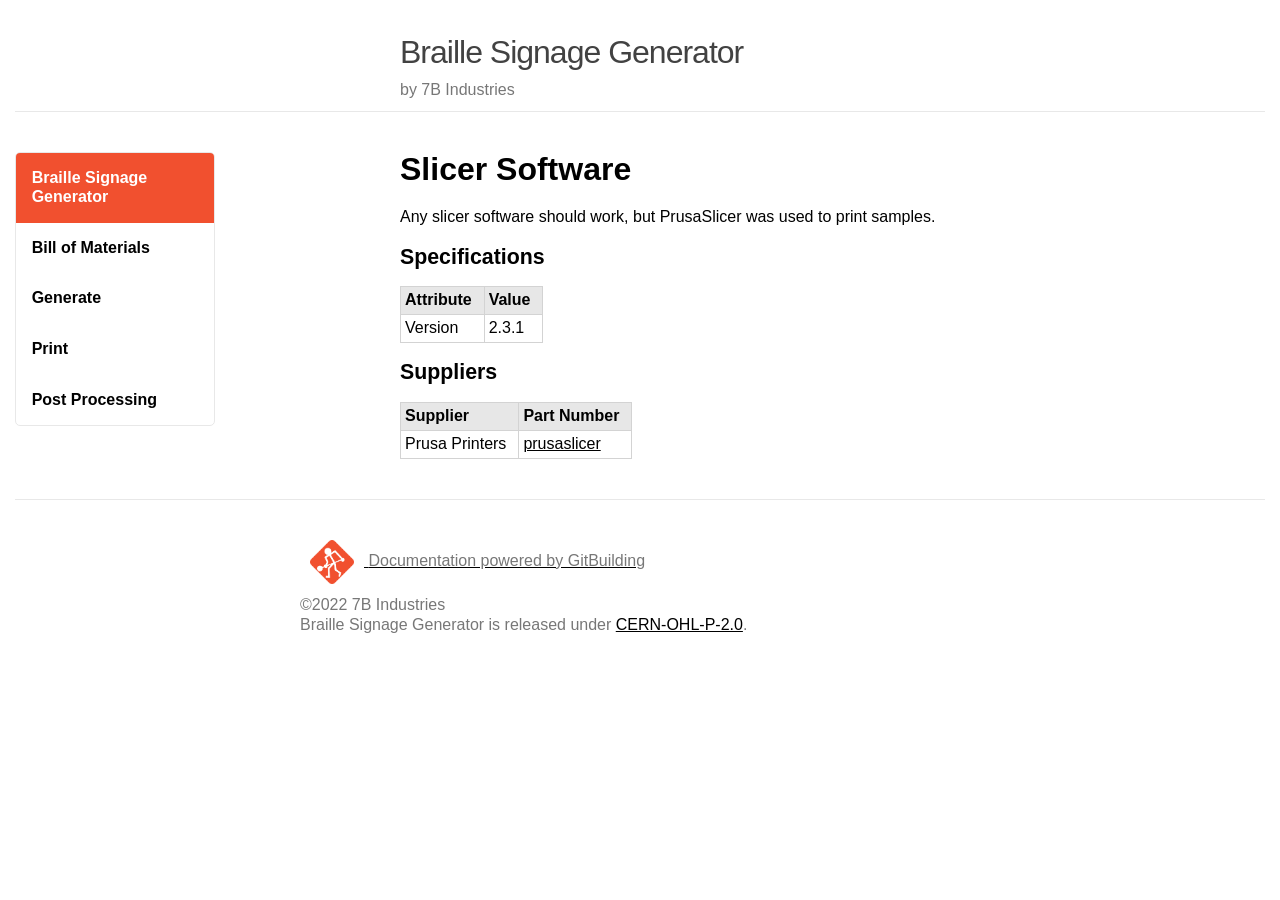
<file: Tools/SlicerSoftware.html>
<!DOCTYPE html>
<html>
<head>
    <meta charset="utf-8">
    <title>Braille Signage Generator</title>
    <meta http-equiv="X-UA-Compatible" content="IE=edge">
    <meta name="viewport" content="width=device-width, initial-scale=1">
    <link rel="shortcut icon" href="../static/Logo/favicon.ico" />
<link rel="icon" type="image/png" href="../static/Logo/favicon-32x32.png" sizes="32x32" />
<link rel="icon" type="image/png" href="../static/Logo/favicon-16x16.png" sizes="16x16" />

    <link href="../static/style.css" rel="stylesheet">
        </head>
<body>
<header class="site-header">
    <div class="wrapper">
        <div class=header-text>
   
    <h1 class="site-title">Braille Signage Generator</h1>
   
    <p class="author">by 7B Industries</p>
</div>
            </div>
</header>
<div class="page-content">
            <div>
            <nav class="sidebar">
                <a href="#" class="menu-icon">
                <svg viewBox="0 0 18 15">
                    <path fill="#424242" d="M18,1.484c0,0.82-0.665,1.484-1.484,1.484H1.484C0.665,2.969,0,2.304,0,1.484l0,0C0,0.665,0.665,0,1.484,0 h15.031C17.335,0,18,0.665,18,1.484L18,1.484z"/>
                    <path fill="#424242" d="M18,7.516C18,8.335,17.335,9,16.516,9H1.484C0.665,9,0,8.335,0,7.516l0,0c0-0.82,0.665-1.484,1.484-1.484 h15.031C17.335,6.031,18,6.696,18,7.516L18,7.516z"/>
                    <path fill="#424242" d="M18,13.516C18,14.335,17.335,15,16.516,15H1.484C0.665,15,0,14.335,0,13.516l0,0 c0-0.82,0.665-1.484,1.484-1.484h15.031C17.335,12.031,18,12.696,18,13.516L18,13.516z"/>
                </svg>
                </a>
                <ul class="nav-list">
                <li>
    <a class="navhome" href="../">
        Braille Signage Generator
    </a>
</li>
<li class="not-active">
    <a class="not-active" href="../landing_BOM.html">
        Bill of Materials
    </a>
    </li>
<li class="not-active">
    <a class="not-active" href="../generate.html">
        Generate
    </a>
    </li>
<li class="not-active">
    <a class="not-active" href="../print.html">
        Print
    </a>
    </li>
<li class="not-active">
    <a class="not-active" href="../post_processing.html">
        Post Processing
    </a>
    </li>

                </ul>
            </nav>
        </div>
        <div class="wrapper">
    <h1 id="slicer-software">Slicer Software</h1>
<p>Any slicer software should work, but PrusaSlicer was used to print samples.</p>
<h2 id="specifications">Specifications</h2>
<table>
<thead>
<tr>
<th>Attribute</th>
<th>Value</th>
</tr>
</thead>
<tbody>
<tr>
<td>Version</td>
<td>2.3.1</td>
</tr>
</tbody>
</table>
<h2 id="suppliers">Suppliers</h2>
<table>
<thead>
<tr>
<th>Supplier</th>
<th>Part Number</th>
</tr>
</thead>
<tbody>
<tr>
<td>Prusa Printers</td>
<td><a href="https://www.prusa3d.com/prusaslicer/" target="_blank">prusaslicer</a></td>
</tr>
</tbody>
</table>
    </div>
</div>
<footer class="site-footer">
    <div class="wrapper">
        <a target="_blank" rel="noopener noreferrer" href="https://gitbuilding.io">
    <img class="icon" src="../static/Logo/GitBuilding500x.png" alt="GitBuilding logo">
    <span class="info">Documentation powered by GitBuilding</span>
</a>
    <p class="author">©2022 7B Industries</p>
    <p class="license">Braille Signage Generator is released under <a href="../license.html">CERN-OHL-P-2.0</a>.</p>

    </div>
</footer></body>
</html>
</file>
<file: static/style.css>
body {
  color: black;
  font-size: 12pt;
  font-family: sans-serif;
  line-height: 14pt;
  padding-left: 5pt;
  padding-right: 5pt;
  padding-top: 5pt;
}

h1 {
  font: 24pt sans-serif;
  font-weight: bold;
  line-height: 26pt;
  margin-top: 0;
}

h2 {
  font: 16pt sans-serif;
  font-weight: bold;
  line-height: 18pt;
}

h3 {
  font: 14pt sans-serif;
  font-weight: bold;
  line-height: 16pt;
}

h4 {
  font: 12pt sans-serif;
  font-weight: bold;
  line-height: 14pt;
}

.info {
  color: #777;
  margin: 2px 0;
}

.author {
  color: #777;
  line-height: 14pt;
  margin: 2px 0;
}

.affiliation {
  color: #777;
  line-height: 14pt;
  margin: 2px 0;
}

.email {
  color: #777;
  line-height: 14pt;
  margin: 2px 0;
}

.license {
  color: #777;
  line-height: 14pt;
  margin: 2px 0;
}

img {
  box-sizing: border-box;
  max-height: 50vh;
  object-fit: contain;
  padding: 0;
  width: 70%;
}

a {
  text-decoration: underline;
  color: #000000;
}

a:hover, a:active {
    color: #363636;
}

a.missing:link,
a.missing:visited,
a.missing:active { color: #ca1212; text-decoration: none; }

a.bom:link,
a.bom:visited,
a.bom:active { text-decoration: underline }

li {margin-bottom: 3px;}

table {
  border: 1px solid lightgrey;
  border-collapse: collapse;
  border-spacing: 0;
}

th, td {
  border: 1px solid lightgrey;
  text-align: left;
  padding-top: 4px;
  padding-left: 4px;
  padding-right: 12px;
  padding-bottom: 4px;
}

th {
  background: rgb(231, 231, 231);
}

.site-header {
  border-bottom: 1px solid #e8e8e8;
  min-height: 56px;
  position: relative;
}

.page-content {
  display: flex;
  padding: 30px 0;
}

.site-footer {
  border-top: 1px solid #e8e8e8;
  padding: 20px 0;
}

.site-title {
  color: #424242;
  font-size: 32px;
  font-weight: 400;
  line-height: 54px;
  letter-spacing: -1px;
  margin-bottom: 0;
}

.site-subtitle {
  font-size: 24px;
  font-weight: 300;
  line-height: 50px;
  letter-spacing: -1px;
  margin: 0;
}

.icon {
  box-sizing: border-box;
  display: inline-block;
  height: 64px;
  padding: 10px 0;
  vertical-align: middle;
  width: 64px;
}

.smallicon {
    box-sizing: border-box;
    display: inline-block;
    height: 24px;
    vertical-align: middle;
    width: 24px;
  }

.header-buttons{
  float:right;
}

.header-text {
  float:left;
}

nav {
  min-width: 200px;
}

.sidebar {
  background-color: #fff;
  border: 1px solid #e8e8e8;
  border-radius: 5px;
  box-sizing: border-box;
  float: left;
  height: auto;
  margin: 10px 0 0 0;
  overflow: auto;
  padding: 0;
  width: 200px;
}

.sidebar .menu-icon {
  display: none;
}

.sidebar a {
  color: black;
  display: block;
  padding: 16px;
  text-decoration: none;
}

.nav-list {
  font-weight: bold;
  list-style: none;
  margin: 0;
  padding-left: 0;
}

.nav-list a.navhome{
  background-color: #f1502f;
  color: white;
}

.nav-list li{
  margin: 0;
}

.nav-list li.active{
  background-color: #ececec;
}

.nav-list a.active{
  background-color: #ccc;
}

.nav-list a:hover:not(.active){
  background-color: #555;
  color: white;
}

.sub-nav-list{
  list-style: none;
  margin-left: 0;
  padding-left: 0;
}

.sub-nav-list a{
  font-weight: normal;
  padding-left: 26px;
}

.sub-nav-list a.navhome{
  background-color: #f1502f;
  color: white;
}

.sub-nav-list a.active{
  background-color: #ccc;
}

.sub-nav-list a:hover:not(.active){
  background-color: #555;
  color: white;
}
.wrapper {
  box-sizing: border-box;
  margin-left: auto;
  margin-right: auto;
  margin-top: 0;
  max-width: 740px;
  padding: 10px 30px;
  width: 95%;
}

.site-header {
  padding-left: 200px;
}

#preview-panel > .site-header {
  padding-left: 0;
}

/**
 * Clearfix
 */
.wrapper:after {
  clear: both;
  content: "";
  display: table;
}

@media screen and (max-width: 600px) {
  nav {
    min-width: 0;
  }

  .site-header {
    padding-left: 0;
  }

  .sidebar {
    background-color: #fff;
    border: 1px solid #e8e8e8;
    border-radius: 5px;
    height: auto;
    margin: 0;
    padding: 10px;
    width: auto;
  }

  .wrapper {
    max-width: 600px;
    padding-left: 15px;
    padding-right: 15px;
  }

  .sidebar .menu-icon {
    display: block;
    float: left;
    height: 20px;
    line-height: 0;
    padding: 0;
    text-align: center;
    width: 20px;
  }

  .sidebar .menu-icon > svg {
    height: 15px;
    width: 18px;
  }

  .sidebar .menu-icon > svg path {
    fill: #424242;
  }

  .sidebar .nav-list{
    clear: both;
    display: none;
  }

  .sidebar:hover .nav-list{
    display: block;
    padding-bottom: 5px;
  }
}

.pagebom {
    margin: 10px 0;
    padding: 0 20px;
    border: 1px solid #535353;
    border-radius: 3px;
}

.caution-block {
    background-color: #fdd0ab;
    padding: 0 40px 0 60px;
    border: 1px solid #d46000;
    border-radius: 3px;
    background-image: url(Icons/caution.png);
    background-repeat: no-repeat;
    background-position: 12px 10px;
}

.caution-block strong{
    color: #d46000;
}

.warning-block {
    background-color: #fcc;
    padding: 0 40px 0 60px;
    border: 1px solid #c00;
    border-radius: 3px;
    background-image: url(Icons/warning.png);
    background-repeat: no-repeat;
    background-position: 12px 10px;
}

.warning-block strong{
    color: #c00;
}

.info-block {
    background-color: #ccf;
    padding: 0 40px 0 60px;
    border: 1px solid #00c;
    border-radius: 3px;
    background-image: url(Icons/info.png);
    background-repeat: no-repeat;
    background-position: 12px 10px;
}

.info-block strong{
    color: #00c;
}

.help-block {
    background-color: #ccf;
    padding: 0 40px 0 60px;
    border: 1px solid #00c;
    border-radius: 3px;
    background-image: url(Icons/help.png);
    background-repeat: no-repeat;
    background-position: 12px 10px;
}

.help-block strong{
    color: #00c;
}


/**
 * Details header
 */
 .details-header:after {
  clear: both;
  content: "";
  display: table;
}

.details-header{
  border: 1px solid #aaa;
  display: flex;
  background-color: #ecd2cd;
}
.details-thumb-outer{
    flex-basis: 35%;
    float: left;
    box-sizing: border-box;
    padding-top: 10px;
    padding-left: 10px;
    padding-bottom: 10px;
    flex-grow: 1;
}

.details-thumb{
  box-sizing: border-box;
  border: 1px solid #aaa;
  background-color: #fff;
  height: 100%;
}

.details-thumb img {
  box-sizing: border-box;
  max-height: 30vh;
  object-fit: contain;
  padding: 0;
  width: 100%;
}

.other-details{
  flex-basis: 65%;
  box-sizing: border-box;
  float: left;
  padding-top: 10px;
  padding-left: 10px;
  padding-right: 10px;
  flex-grow: 1;
}

.detail{
  border: 1px solid #aaa;
  box-sizing: content-box;
  padding: 10px;
  margin-bottom: 10px;
  background-color: #fff;
}

.gb3dviewer {
  border: 2px solid #000;
  padding: 0;
}

.gallery-thumb img {
  border: 4px solid #555;
  box-sizing: border-box;
  height: 80px;
  margin: 0 10px 10px 0;
  padding: 1px;
  width: auto;
}

.gallery-thumb img:hover {
  border: 4px solid #F1502F;
  cursor:pointer;
}

.gallery-show img {
  box-sizing: border-box;
  border: 4px solid #444;
  height: 50vh;
  object-fit: contain;
  padding: 0;
  width: 70%;
  background: #aaa;
}


.katex img {
	object-fit: fill;
    padding: unset;
}

/* Pyments syntax highlighting */
pre { line-height: 125%; margin: 0; }
td.linenos pre { color: #000000; background-color: #f0f0f0; padding: 0 5px 0 5px; }
span.linenos { color: #000000; background-color: #f0f0f0; padding: 0 5px 0 5px; }
td.linenos pre.special { color: #000000; background-color: #ffffc0; padding: 0 5px 0 5px; }
span.linenos.special { color: #000000; background-color: #ffffc0; padding: 0 5px 0 5px; }
.codehilite .hll { background-color: #ffffcc }
.codehilite { background: #f8f8f8; }
.codehilite .c { color: #408080; font-style: italic } /* Comment */
.codehilite .err { border: 1px solid #FF0000 } /* Error */
.codehilite .k { color: #008000; font-weight: bold } /* Keyword */
.codehilite .o { color: #666666 } /* Operator */
.codehilite .ch { color: #408080; font-style: italic } /* Comment.Hashbang */
.codehilite .cm { color: #408080; font-style: italic } /* Comment.Multiline */
.codehilite .cp { color: #BC7A00 } /* Comment.Preproc */
.codehilite .cpf { color: #408080; font-style: italic } /* Comment.PreprocFile */
.codehilite .c1 { color: #408080; font-style: italic } /* Comment.Single */
.codehilite .cs { color: #408080; font-style: italic } /* Comment.Special */
.codehilite .gd { color: #A00000 } /* Generic.Deleted */
.codehilite .ge { font-style: italic } /* Generic.Emph */
.codehilite .gr { color: #FF0000 } /* Generic.Error */
.codehilite .gh { color: #000080; font-weight: bold } /* Generic.Heading */
.codehilite .gi { color: #00A000 } /* Generic.Inserted */
.codehilite .go { color: #888888 } /* Generic.Output */
.codehilite .gp { color: #000080; font-weight: bold } /* Generic.Prompt */
.codehilite .gs { font-weight: bold } /* Generic.Strong */
.codehilite .gu { color: #800080; font-weight: bold } /* Generic.Subheading */
.codehilite .gt { color: #0044DD } /* Generic.Traceback */
.codehilite .kc { color: #008000; font-weight: bold } /* Keyword.Constant */
.codehilite .kd { color: #008000; font-weight: bold } /* Keyword.Declaration */
.codehilite .kn { color: #008000; font-weight: bold } /* Keyword.Namespace */
.codehilite .kp { color: #008000 } /* Keyword.Pseudo */
.codehilite .kr { color: #008000; font-weight: bold } /* Keyword.Reserved */
.codehilite .kt { color: #B00040 } /* Keyword.Type */
.codehilite .m { color: #666666 } /* Literal.Number */
.codehilite .s { color: #BA2121 } /* Literal.String */
.codehilite .na { color: #7D9029 } /* Name.Attribute */
.codehilite .nb { color: #008000 } /* Name.Builtin */
.codehilite .nc { color: #0000FF; font-weight: bold } /* Name.Class */
.codehilite .no { color: #880000 } /* Name.Constant */
.codehilite .nd { color: #AA22FF } /* Name.Decorator */
.codehilite .ni { color: #999999; font-weight: bold } /* Name.Entity */
.codehilite .ne { color: #D2413A; font-weight: bold } /* Name.Exception */
.codehilite .nf { color: #0000FF } /* Name.Function */
.codehilite .nl { color: #A0A000 } /* Name.Label */
.codehilite .nn { color: #0000FF; font-weight: bold } /* Name.Namespace */
.codehilite .nt { color: #008000; font-weight: bold } /* Name.Tag */
.codehilite .nv { color: #19177C } /* Name.Variable */
.codehilite .ow { color: #AA22FF; font-weight: bold } /* Operator.Word */
.codehilite .w { color: #bbbbbb } /* Text.Whitespace */
.codehilite .mb { color: #666666 } /* Literal.Number.Bin */
.codehilite .mf { color: #666666 } /* Literal.Number.Float */
.codehilite .mh { color: #666666 } /* Literal.Number.Hex */
.codehilite .mi { color: #666666 } /* Literal.Number.Integer */
.codehilite .mo { color: #666666 } /* Literal.Number.Oct */
.codehilite .sa { color: #BA2121 } /* Literal.String.Affix */
.codehilite .sb { color: #BA2121 } /* Literal.String.Backtick */
.codehilite .sc { color: #BA2121 } /* Literal.String.Char */
.codehilite .dl { color: #BA2121 } /* Literal.String.Delimiter */
.codehilite .sd { color: #BA2121; font-style: italic } /* Literal.String.Doc */
.codehilite .s2 { color: #BA2121 } /* Literal.String.Double */
.codehilite .se { color: #BB6622; font-weight: bold } /* Literal.String.Escape */
.codehilite .sh { color: #BA2121 } /* Literal.String.Heredoc */
.codehilite .si { color: #BB6688; font-weight: bold } /* Literal.String.Interpol */
.codehilite .sx { color: #008000 } /* Literal.String.Other */
.codehilite .sr { color: #BB6688 } /* Literal.String.Regex */
.codehilite .s1 { color: #BA2121 } /* Literal.String.Single */
.codehilite .ss { color: #19177C } /* Literal.String.Symbol */
.codehilite .bp { color: #008000 } /* Name.Builtin.Pseudo */
.codehilite .fm { color: #0000FF } /* Name.Function.Magic */
.codehilite .vc { color: #19177C } /* Name.Variable.Class */
.codehilite .vg { color: #19177C } /* Name.Variable.Global */
.codehilite .vi { color: #19177C } /* Name.Variable.Instance */
.codehilite .vm { color: #19177C } /* Name.Variable.Magic */
.codehilite .il { color: #666666 } /* Literal.Number.Integer.Long */
</file>
